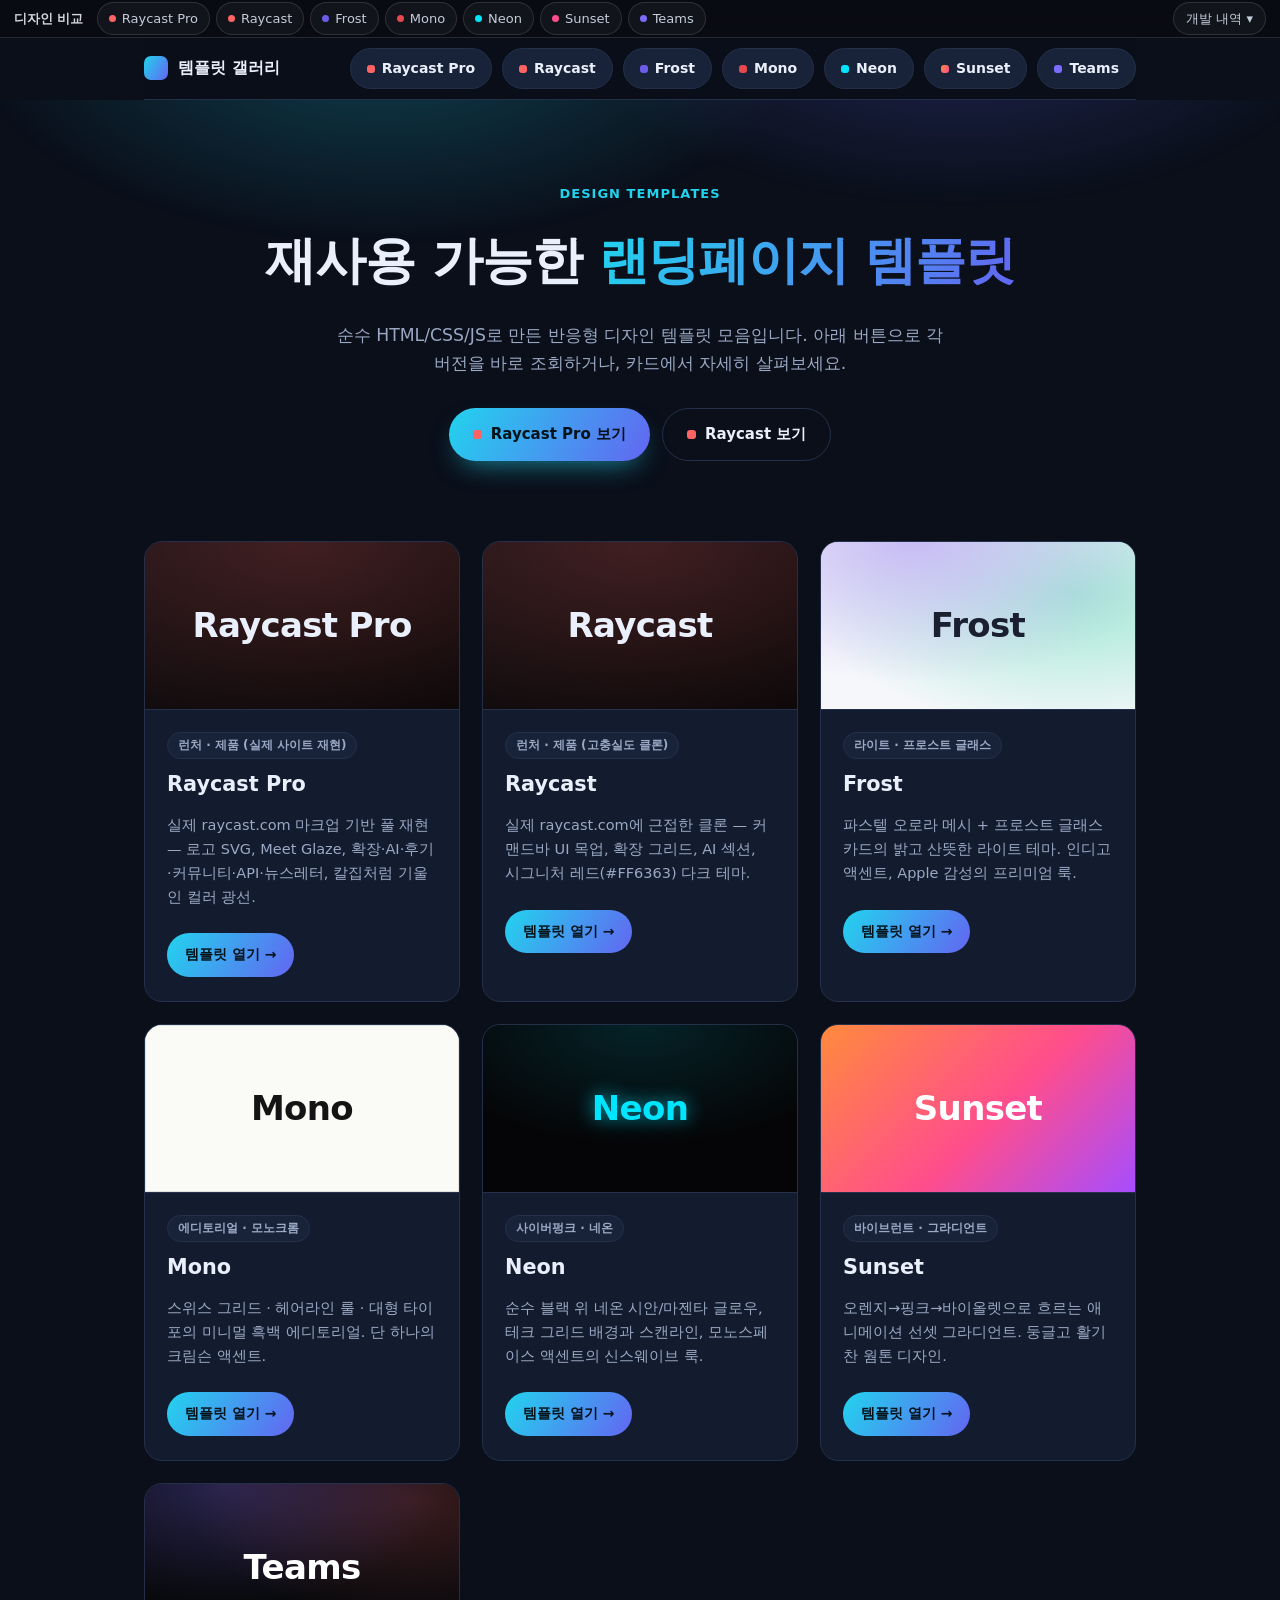
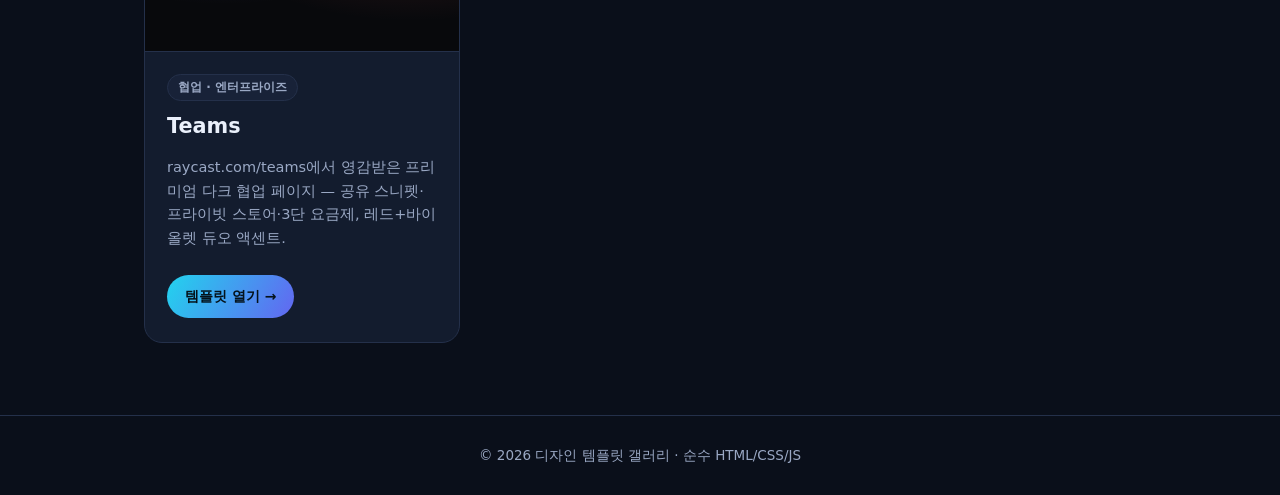
<file: index.html>
<!DOCTYPE html>
<html lang="ko">
<head>
  <meta charset="UTF-8" />
  <meta name="viewport" content="width=device-width, initial-scale=1.0" />
  <meta name="description" content="재사용 가능한 반응형 랜딩페이지 디자인 템플릿 모음 — Raycast Pro, Raycast, Frost, Mono, Neon, Sunset, Teams." />
  <title>디자인 템플릿 갤러리</title>
  <style>
    :root {
      --bg: #0a0f1a; --surface: #131c2e; --surface-2: #182238;
      --border: #24304a; --text: #eaf0fb; --muted: #9aa8c4;
      --brand: #22d3ee; --brand-2: #6366f1;
      --grad: linear-gradient(120deg, var(--brand), var(--brand-2));
      --radius: 18px;
    }
    * { box-sizing: border-box; }
    body {
      margin: 0; background: var(--bg); color: var(--text);
      font-family: system-ui, -apple-system, "Segoe UI", Roboto,
        "Apple SD Gothic Neo", "Malgun Gothic", sans-serif;
      line-height: 1.65; -webkit-font-smoothing: antialiased;
    }
    a { color: inherit; text-decoration: none; }
    .wrap { max-width: 1040px; margin-inline: auto; padding: 0 24px; }

    .topbar {
      position: sticky; top: 0; z-index: 10;
      display: flex; align-items: center; justify-content: space-between;
      gap: 16px; height: 62px;
      background: color-mix(in srgb, var(--bg) 78%, transparent);
      backdrop-filter: blur(12px);
      border-bottom: 1px solid var(--border);
    }
    .topbar__brand { display: flex; align-items: center; gap: 10px; font-weight: 700; }
    .topbar__brand .mark { width: 24px; height: 24px; border-radius: 7px; background: var(--grad); }
    .topbar__nav { display: flex; gap: 10px; }
    .vbtn {
      display: inline-flex; align-items: center; gap: 7px;
      padding: 8px 16px; border-radius: 999px; font-weight: 600; font-size: 14px;
      background: var(--surface-2); border: 1px solid var(--border); color: var(--text);
      transition: transform .15s ease, border-color .2s ease, background .2s ease;
    }
    .vbtn:hover { transform: translateY(-1px); border-color: var(--brand); background: var(--surface); }
    .vbtn .dot { width: 8px; height: 8px; border-radius: 3px; }
    .vbtn .dot--raycast { background: #ff6363; }
    .dot--frost { background: #6c5ce7; }
    .dot--mono { background: #e5484d; }
    .dot--neon { background: #00e5ff; }
    .dot--sunset { background: linear-gradient(120deg,#ff8a3d,#ff4d8d); }
    .dot--teams { background: #7c6bff; }

    header.hero {
      position: relative; overflow: hidden;
      text-align: center; padding: 80px 0 56px;
    }
    header.hero::before {
      content: ""; position: absolute; inset: -40% 0 auto 0; height: 500px;
      background:
        radial-gradient(600px 300px at 30% 20%, rgba(34,211,238,.25), transparent 70%),
        radial-gradient(560px 280px at 75% 15%, rgba(99,102,241,.28), transparent 70%);
      filter: blur(6px); pointer-events: none;
    }
    .eyebrow {
      position: relative; display: inline-block; color: var(--brand);
      font-weight: 700; font-size: 13px; letter-spacing: .08em;
      text-transform: uppercase; margin-bottom: 14px;
    }
    h1 {
      position: relative; margin: 0; font-size: clamp(2rem, 5vw, 3.2rem);
      font-weight: 800; letter-spacing: -.02em;
    }
    .grad {
      background: var(--grad); -webkit-background-clip: text;
      background-clip: text; color: transparent;
    }
    header.hero p {
      position: relative; color: var(--muted); max-width: 56ch;
      margin: 18px auto 0; font-size: 1.08rem;
    }
    .hero__buttons {
      position: relative; display: flex; gap: 12px; justify-content: center;
      flex-wrap: wrap; margin-top: 30px;
    }
    .btn-lg {
      display: inline-flex; align-items: center; gap: 9px;
      padding: 13px 24px; border-radius: 999px; font-weight: 700; font-size: 15px;
      transition: transform .15s ease, box-shadow .2s ease, border-color .2s ease, background .2s ease;
    }
    .btn-lg--primary { background: var(--grad); color: #04121a; box-shadow: 0 12px 28px -12px rgba(34,211,238,.7); }
    .btn-lg--primary:hover { transform: translateY(-2px); box-shadow: 0 16px 34px -12px rgba(34,211,238,.85); }
    .btn-lg--outline { background: transparent; border: 1px solid var(--border); color: var(--text); }
    .btn-lg--outline:hover { transform: translateY(-2px); border-color: var(--brand); background: var(--surface); }
    .btn-lg .dot { width: 9px; height: 9px; border-radius: 3px; }
    .btn-lg .dot--raycast { background: #ff6363; }
    .thumb--raycast { background: radial-gradient(120% 120% at 50% 0%, #ff636333, transparent), linear-gradient(160deg,#141013,#0a0708); }
    .thumb--frost { color: #1b2030; background: radial-gradient(120% 120% at 30% 0%, #c9bcf5, transparent 70%), radial-gradient(120% 120% at 80% 30%, #9fe8d2, transparent 70%), #f6f7fb; }
    .thumb--mono { color: #141414; background: #fafaf7; box-shadow: inset 0 0 0 1px #e2e2dd; }
    .thumb--neon { color: #00e5ff; text-shadow: 0 0 18px rgba(0,229,255,.7); background: radial-gradient(120% 120% at 50% 0%, #00e5ff22, transparent 60%), #050507; }
    .thumb--sunset { color: #fff; background: linear-gradient(135deg,#ff8a3d,#ff4d8d 55%,#a64dff); }
    .thumb--teams { color: #fff; background: radial-gradient(120% 120% at 25% 0%, #7c6bff44, transparent 60%), radial-gradient(120% 120% at 85% 10%, #ff636333, transparent 60%), #08090c; }

    .grid {
      display: grid; grid-template-columns: repeat(3, 1fr);
      max-width: 1040px; margin-inline: auto;
      gap: 22px; padding: 24px 0 72px;
    }
    .card {
      display: flex; flex-direction: column;
      background: var(--surface); border: 1px solid var(--border);
      border-radius: var(--radius); overflow: hidden;
      transition: transform .2s ease, border-color .2s ease, box-shadow .2s ease;
    }
    .card:hover {
      transform: translateY(-4px);
      border-color: color-mix(in srgb, var(--brand) 45%, var(--border));
      box-shadow: 0 24px 50px -24px rgba(0,0,0,.6);
    }
    .thumb {
      height: 168px; display: grid; place-items: center;
      font-size: 34px; font-weight: 800; letter-spacing: -.02em;
      border-bottom: 1px solid var(--border);
    }
    .card__body { padding: 22px 22px 24px; display: flex; flex-direction: column; gap: 8px; flex: 1; }
    .card__body h2 { margin: 0; font-size: 1.3rem; }
    .tag {
      align-self: flex-start; font-size: 12px; font-weight: 600;
      color: var(--muted); background: var(--surface-2);
      border: 1px solid var(--border); border-radius: 999px; padding: 3px 10px;
    }
    .card__body p { color: var(--muted); font-size: 14.5px; margin: 4px 0 0; }
    .card__cta {
      margin-top: 16px; display: inline-flex; align-items: center; gap: 8px;
      align-self: flex-start; padding: 10px 18px; border-radius: 999px;
      font-weight: 600; font-size: 14px; background: var(--grad); color: #04121a;
    }

    footer { border-top: 1px solid var(--border); padding: 28px 0; color: var(--muted); font-size: 13.5px; text-align: center; }

    .topbar__nav { overflow-x: auto; scrollbar-width: none; }
    .topbar__nav::-webkit-scrollbar { display: none; }
    @media (max-width: 900px) { .grid { grid-template-columns: repeat(2, 1fr); } }
    @media (max-width: 620px) { .grid { grid-template-columns: 1fr; } }
    @media (prefers-reduced-motion: reduce) { .card:hover { transform: none; } }
  </style>
</head>
<body>
  <div class="wrap">
    <div class="topbar">
      <span class="topbar__brand"><span class="mark" aria-hidden="true"></span> 템플릿 갤러리</span>
      <nav class="topbar__nav" aria-label="템플릿 버전">
        <a class="vbtn" href="./raycast-pro/"><span class="dot dot--raycast" aria-hidden="true"></span>Raycast Pro</a>
        <a class="vbtn" href="./raycast/"><span class="dot dot--raycast" aria-hidden="true"></span>Raycast</a>
        <a class="vbtn" href="./raycast-frost/"><span class="dot dot--frost" aria-hidden="true"></span>Frost</a>
        <a class="vbtn" href="./raycast-mono/"><span class="dot dot--mono" aria-hidden="true"></span>Mono</a>
        <a class="vbtn" href="./raycast-neon/"><span class="dot dot--neon" aria-hidden="true"></span>Neon</a>
        <a class="vbtn" href="./raycast-sunset/"><span class="dot dot--sunset" aria-hidden="true"></span>Sunset</a>
        <a class="vbtn" href="./raycast-teams/"><span class="dot dot--teams" aria-hidden="true"></span>Teams</a>
      </nav>
    </div>
  </div>

  <header class="hero">
    <div class="wrap">
      <span class="eyebrow">Design Templates</span>
      <h1>재사용 가능한 <span class="grad">랜딩페이지 템플릿</span></h1>
      <p>순수 HTML/CSS/JS로 만든 반응형 디자인 템플릿 모음입니다. 아래 버튼으로 각 버전을 바로 조회하거나, 카드에서 자세히 살펴보세요.</p>
      <div class="hero__buttons">
        <a class="btn-lg btn-lg--primary" href="./raycast-pro/"><span class="dot dot--raycast" aria-hidden="true"></span>Raycast Pro 보기</a>
        <a class="btn-lg btn-lg--outline" href="./raycast/"><span class="dot dot--raycast" aria-hidden="true"></span>Raycast 보기</a>
      </div>
    </div>
  </header>

  <main class="wrap">
    <div class="grid">
      <a class="card" href="./raycast-pro/">
        <div class="thumb thumb--raycast">Raycast Pro</div>
        <div class="card__body">
          <span class="tag">런처 · 제품 (실제 사이트 재현)</span>
          <h2>Raycast Pro</h2>
          <p>실제 raycast.com 마크업 기반 풀 재현 — 로고 SVG, Meet Glaze, 확장·AI·후기·커뮤니티·API·뉴스레터, 칼집처럼 기울인 컬러 광선.</p>
          <span class="card__cta">템플릿 열기 →</span>
        </div>
      </a>

      <a class="card" href="./raycast/">
        <div class="thumb thumb--raycast">Raycast</div>
        <div class="card__body">
          <span class="tag">런처 · 제품 (고충실도 클론)</span>
          <h2>Raycast</h2>
          <p>실제 raycast.com에 근접한 클론 — 커맨드바 UI 목업, 확장 그리드, AI 섹션, 시그니처 레드(#FF6363) 다크 테마.</p>
          <span class="card__cta">템플릿 열기 →</span>
        </div>
      </a>

      <a class="card" href="./raycast-frost/">
        <div class="thumb thumb--frost">Frost</div>
        <div class="card__body">
          <span class="tag">라이트 · 프로스트 글래스</span>
          <h2>Frost</h2>
          <p>파스텔 오로라 메시 + 프로스트 글래스 카드의 밝고 산뜻한 라이트 테마. 인디고 액센트, Apple 감성의 프리미엄 룩.</p>
          <span class="card__cta">템플릿 열기 →</span>
        </div>
      </a>

      <a class="card" href="./raycast-mono/">
        <div class="thumb thumb--mono">Mono</div>
        <div class="card__body">
          <span class="tag">에디토리얼 · 모노크롬</span>
          <h2>Mono</h2>
          <p>스위스 그리드 · 헤어라인 룰 · 대형 타이포의 미니멀 흑백 에디토리얼. 단 하나의 크림슨 액센트.</p>
          <span class="card__cta">템플릿 열기 →</span>
        </div>
      </a>

      <a class="card" href="./raycast-neon/">
        <div class="thumb thumb--neon">Neon</div>
        <div class="card__body">
          <span class="tag">사이버펑크 · 네온</span>
          <h2>Neon</h2>
          <p>순수 블랙 위 네온 시안/마젠타 글로우, 테크 그리드 배경과 스캔라인, 모노스페이스 액센트의 신스웨이브 룩.</p>
          <span class="card__cta">템플릿 열기 →</span>
        </div>
      </a>

      <a class="card" href="./raycast-sunset/">
        <div class="thumb thumb--sunset">Sunset</div>
        <div class="card__body">
          <span class="tag">바이브런트 · 그라디언트</span>
          <h2>Sunset</h2>
          <p>오렌지→핑크→바이올렛으로 흐르는 애니메이션 선셋 그라디언트. 둥글고 활기찬 웜톤 디자인.</p>
          <span class="card__cta">템플릿 열기 →</span>
        </div>
      </a>

      <a class="card" href="./raycast-teams/">
        <div class="thumb thumb--teams">Teams</div>
        <div class="card__body">
          <span class="tag">협업 · 엔터프라이즈</span>
          <h2>Teams</h2>
          <p>raycast.com/teams에서 영감받은 프리미엄 다크 협업 페이지 — 공유 스니펫·프라이빗 스토어·3단 요금제, 레드+바이올렛 듀오 액센트.</p>
          <span class="card__cta">템플릿 열기 →</span>
        </div>
      </a>

    </div>
  </main>

  <footer>
    <div class="wrap">© 2026 디자인 템플릿 갤러리 · 순수 HTML/CSS/JS</div>
  </footer>

  <script src="./compare-bar.js"></script>
</body>
</html>
</file>
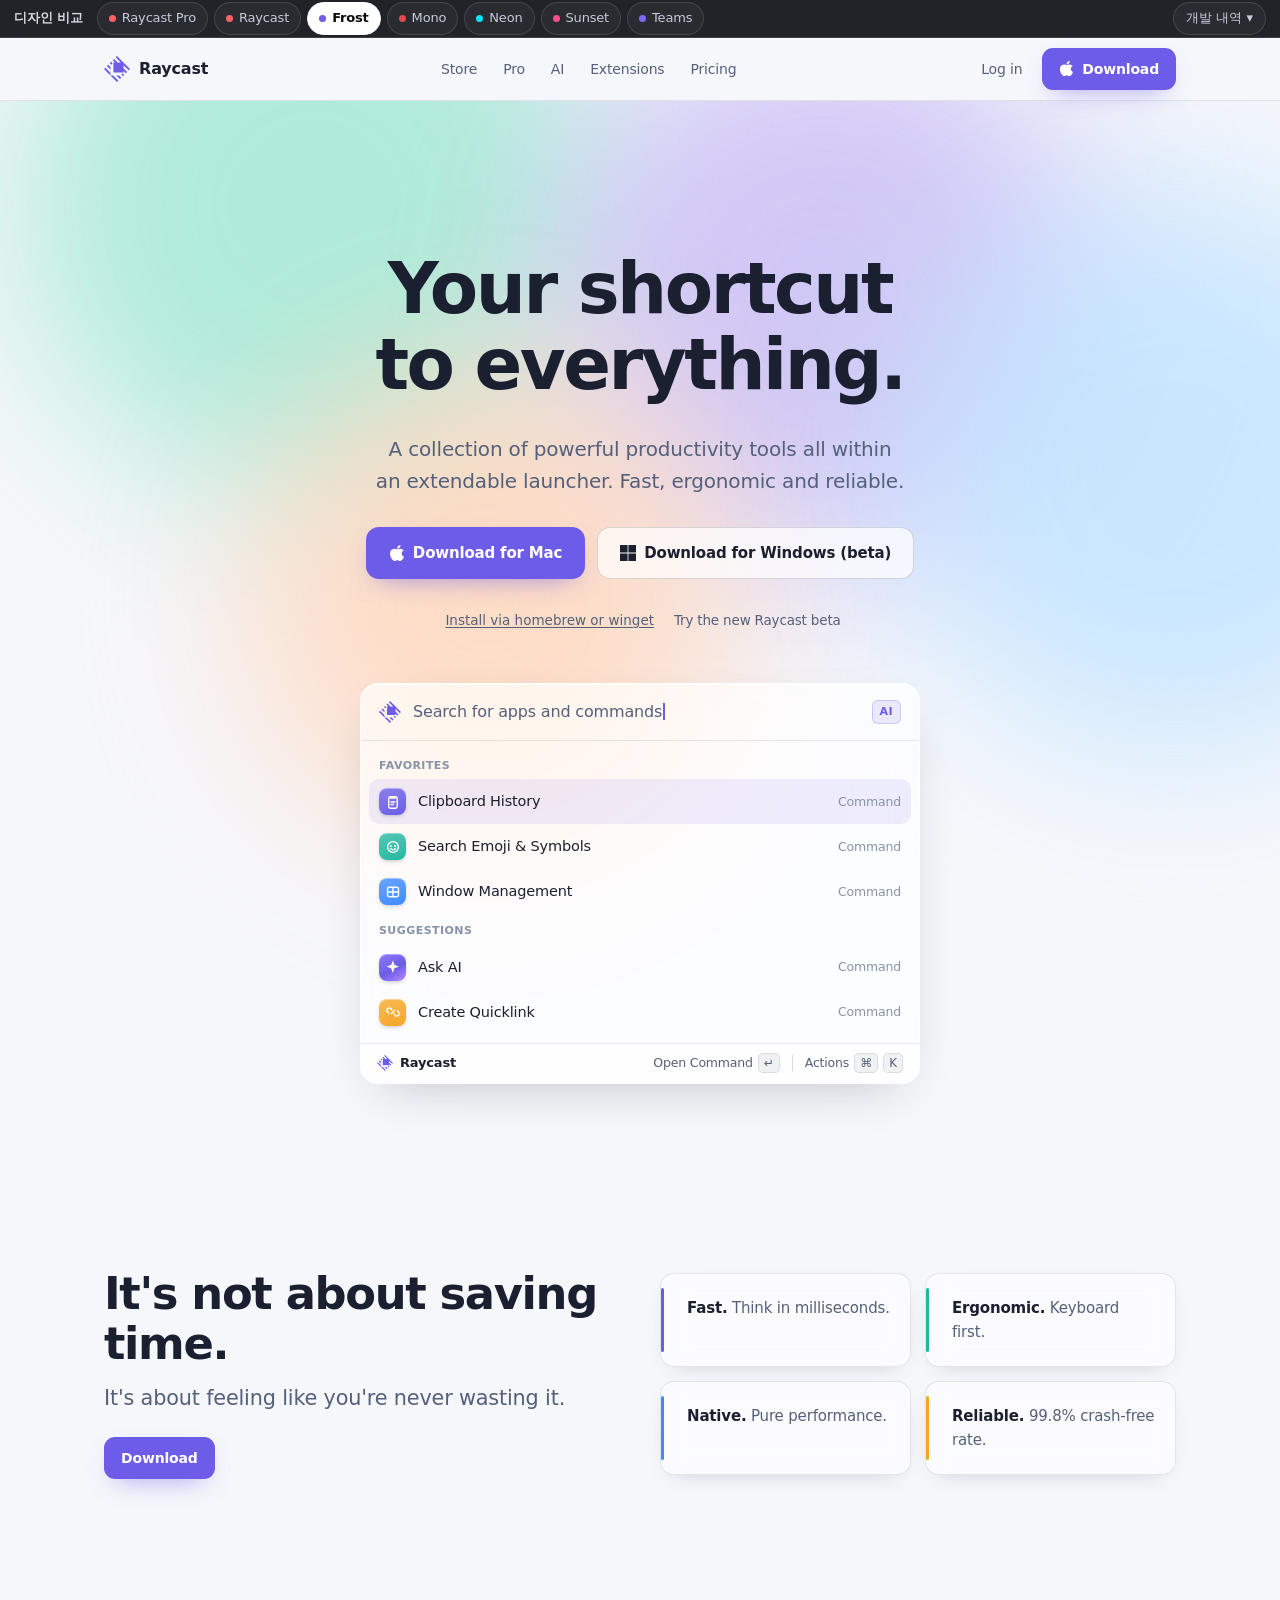
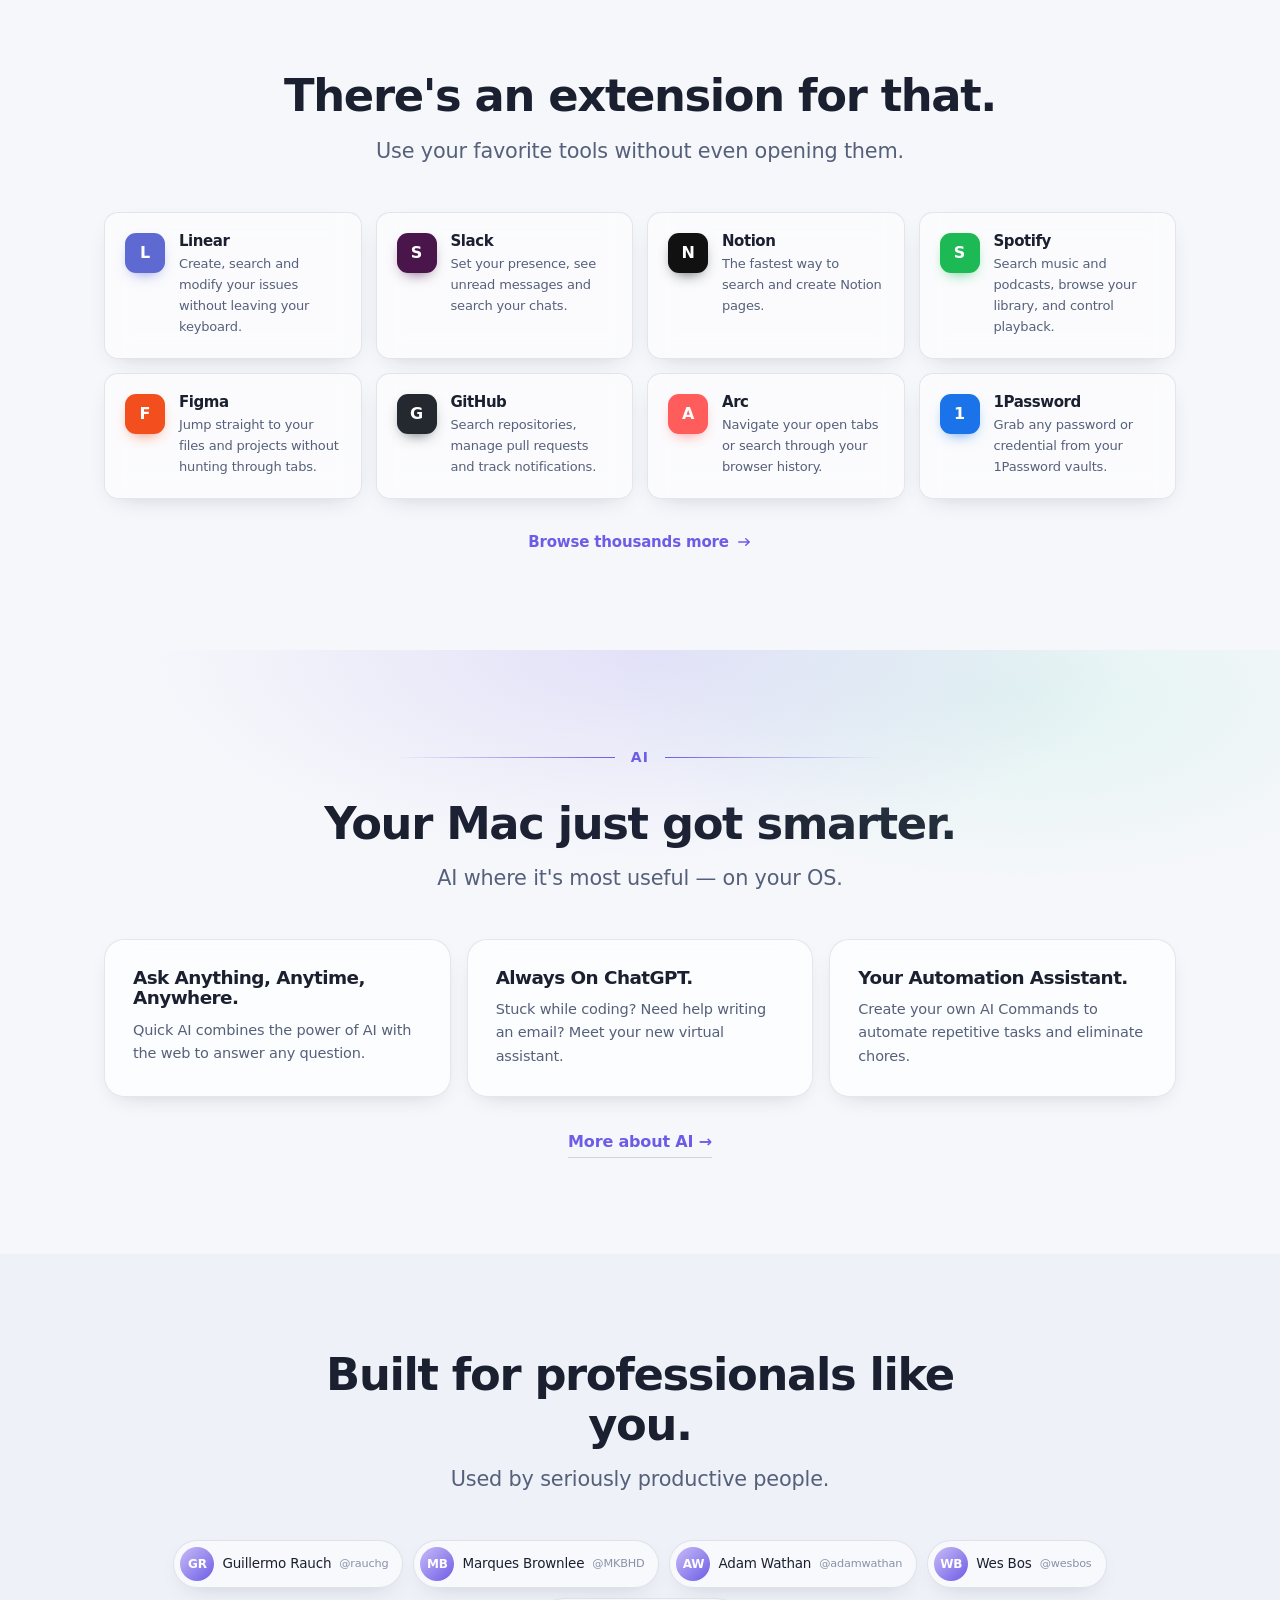
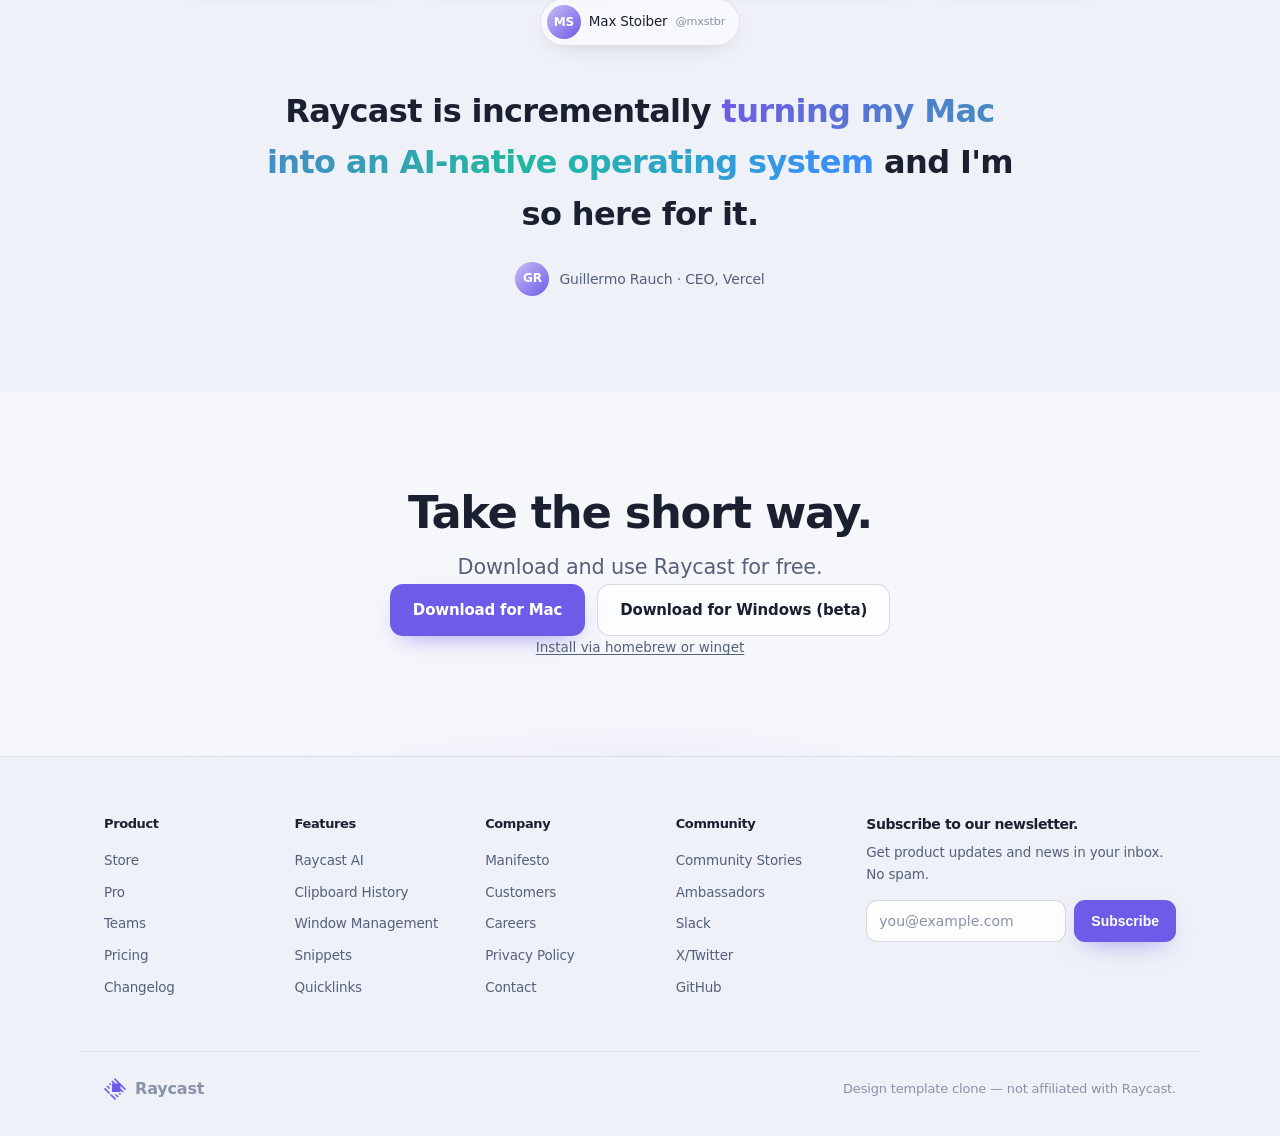
<file: raycast-frost/index.html>
<!DOCTYPE html>
<html lang="en">
<head>
  <meta charset="UTF-8" />
  <meta name="viewport" content="width=device-width, initial-scale=1.0" />
  <meta name="description" content="Your shortcut to everything. A collection of powerful productivity tools all within an extendable launcher — Frost edition." />
  <title>Raycast — Your shortcut to everything</title>
  <link rel="stylesheet" href="styles.css" />
</head>
<body>
  <!-- Navigation -->
  <header class="nav" id="top">
    <div class="wrap nav__inner">
      <a href="#top" class="logo" aria-label="Raycast">
        <svg class="logo__mark" width="26" height="26" viewBox="0 0 48 48" fill="none" aria-hidden="true">
          <path fill="var(--accent)" fill-rule="evenodd" d="M12 30.99V36L-.01 23.99l2.516-2.499zM17.01 36H12l12.011 12.01 2.506-2.505zm28.487-9.497L48 24 24 0l-2.503 2.503L30.98 12h-5.732l-6.62-6.614-2.506 2.503 4.122 4.122h-2.869v18.625H36V27.77l4.122 4.122 2.503-2.506L36 22.747v-5.732zM13.253 10.747l-2.503 2.506 2.686 2.686 2.503-2.506zm21.314 21.314-2.495 2.503 2.686 2.686 2.506-2.503zM7.878 16.121l-2.503 2.504L12 25.253v-5.012zM27.756 36h-5.009l6.628 6.625 2.503-2.503z" clip-rule="evenodd"/>
        </svg>
        <span class="logo__word">Raycast</span>
      </a>

      <nav class="nav__menu" aria-label="Primary">
        <a href="#extensions">Store</a>
        <a href="#ai">Pro</a>
        <a href="#ai">AI</a>
        <a href="#extensions">Extensions</a>
        <a href="#cta">Pricing</a>
      </nav>

      <div class="nav__actions">
        <a href="#" class="nav__login">Log in</a>
        <a href="#cta" class="btn btn--primary">
          <svg width="15" height="15" viewBox="0 0 16 16" fill="none" aria-hidden="true"><path fill="currentColor" d="M12.665 15.358c-.905.844-1.893.711-2.843.311-1.006-.409-1.93-.427-2.991 0-1.33.551-2.03.391-2.825-.31C-.498 10.886.166 4.078 5.28 3.83c1.246.062 2.114.657 2.843.71 1.09-.213 2.133-.826 3.296-.746 1.393.107 2.446.64 3.138 1.6-2.88 1.662-2.197 5.315.443 6.337-.526 1.333-1.21 2.657-2.345 3.635zM8.03 3.778C7.892 1.794 9.563.16 11.483 0c.268 2.293-2.16 4-3.452 3.777"/></svg>
          Download
        </a>
      </div>

      <button class="nav__burger" id="navToggle" aria-label="Open menu" aria-expanded="false" aria-controls="navMobile">
        <span></span><span></span>
      </button>
    </div>

    <div class="nav__mobile" id="navMobile" hidden>
      <a href="#extensions">Store</a>
      <a href="#ai">Pro</a>
      <a href="#ai">AI</a>
      <a href="#extensions">Extensions</a>
      <a href="#cta">Pricing</a>
      <a href="#" class="nav__login">Log in</a>
      <a href="#cta" class="btn btn--primary">Download</a>
    </div>
  </header>

  <main>
    <!-- Hero -->
    <section class="hero">
      <div class="aurora" aria-hidden="true">
        <span class="blob blob--mint"></span>
        <span class="blob blob--lavender"></span>
        <span class="blob blob--peach"></span>
        <span class="blob blob--sky"></span>
      </div>
      <div class="wrap hero__inner">
        <h1 class="hero__title">Your shortcut to everything.</h1>
        <p class="hero__sub">
          A collection of powerful productivity tools all within an extendable
          launcher. Fast, ergonomic and reliable.
        </p>
        <div class="hero__cta">
          <a href="#cta" class="btn btn--primary btn--lg">
            <svg width="16" height="16" viewBox="0 0 16 16" fill="none" aria-hidden="true"><path fill="currentColor" d="M12.665 15.358c-.905.844-1.893.711-2.843.311-1.006-.409-1.93-.427-2.991 0-1.33.551-2.03.391-2.825-.31C-.498 10.886.166 4.078 5.28 3.83c1.246.062 2.114.657 2.843.71 1.09-.213 2.133-.826 3.296-.746 1.393.107 2.446.64 3.138 1.6-2.88 1.662-2.197 5.315.443 6.337-.526 1.333-1.21 2.657-2.345 3.635zM8.03 3.778C7.892 1.794 9.563.16 11.483 0c.268 2.293-2.16 4-3.452 3.777"/></svg>
            Download for Mac
          </a>
          <a href="#cta" class="btn btn--ghost btn--lg">
            <svg width="16" height="16" viewBox="0 0 16 16" fill="none" aria-hidden="true"><path fill="currentColor" fill-rule="evenodd" d="M0 0h7.584v7.584H0zm8.416 0h7.583v7.584H8.416zm-.832 8.416H0V16h7.584zm.832 0h7.583V16H8.416z" clip-rule="evenodd"/></svg>
            Download for Windows (beta)
          </a>
        </div>
        <div class="hero__meta">
          <button class="hero__pkg" type="button">Install via homebrew or winget</button>
          <a href="#" class="hero__beta">Try the new Raycast beta</a>
        </div>

        <!-- Frosted command-bar preview -->
        <div class="rc" role="img" aria-label="Raycast command bar preview">
          <div class="rc__search">
            <svg class="rc__logo" width="22" height="22" viewBox="0 0 48 48" fill="none" aria-hidden="true"><path fill="var(--accent)" fill-rule="evenodd" d="M12 30.99V36L-.01 23.99l2.516-2.499zM17.01 36H12l12.011 12.01 2.506-2.505zm28.487-9.497L48 24 24 0l-2.503 2.503L30.98 12h-5.732l-6.62-6.614-2.506 2.503 4.122 4.122h-2.869v18.625H36V27.77l4.122 4.122 2.503-2.506L36 22.747v-5.732zM13.253 10.747l-2.503 2.506 2.686 2.686 2.503-2.506zm21.314 21.314-2.495 2.503 2.686 2.686 2.506-2.503zM7.878 16.121l-2.503 2.504L12 25.253v-5.012zM27.756 36h-5.009l6.628 6.625 2.503-2.503z" clip-rule="evenodd"/></svg>
            <span class="rc__query">Search for apps and commands<span class="rc__caret"></span></span>
            <kbd class="rc__hint">AI</kbd>
          </div>
          <div class="rc__list">
            <p class="rc__label">Favorites</p>
            <div class="rc__row is-active">
              <span class="rc__ico" style="--c:#6C5CE7">
                <svg viewBox="0 0 16 16" fill="none" aria-hidden="true"><rect x="3.75" y="2.75" width="8.5" height="11.5" rx="1.75" stroke="currentColor" stroke-width="1.4"/><path d="M6 2.6h4a.9.9 0 0 1 .9.9v.4a.9.9 0 0 1-.9.9H6a.9.9 0 0 1-.9-.9v-.4a.9.9 0 0 1 .9-.9Z" fill="currentColor"/><path d="M6 8h4M6 10.5h2.5" stroke="currentColor" stroke-width="1.4" stroke-linecap="round"/></svg>
              </span>
              <span class="rc__name">Clipboard History</span>
              <span class="rc__type">Command</span>
            </div>
            <div class="rc__row">
              <span class="rc__ico" style="--c:#22B8A0">
                <svg viewBox="0 0 16 16" fill="none" aria-hidden="true"><circle cx="8" cy="8" r="5.4" stroke="currentColor" stroke-width="1.4"/><circle cx="6" cy="6.9" r=".95" fill="currentColor"/><circle cx="10" cy="6.9" r=".95" fill="currentColor"/><path d="M5.6 9.4c.55.9 1.4 1.35 2.4 1.35s1.85-.45 2.4-1.35" stroke="currentColor" stroke-width="1.4" stroke-linecap="round"/></svg>
              </span>
              <span class="rc__name">Search Emoji &amp; Symbols</span>
              <span class="rc__type">Command</span>
            </div>
            <div class="rc__row">
              <span class="rc__ico" style="--c:#3D8BFF">
                <svg viewBox="0 0 16 16" fill="none" aria-hidden="true"><rect x="2.5" y="3.25" width="11" height="9.5" rx="1.75" stroke="currentColor" stroke-width="1.4"/><path d="M8 3.5v9M2.75 8h10.5" stroke="currentColor" stroke-width="1.4"/></svg>
              </span>
              <span class="rc__name">Window Management</span>
              <span class="rc__type">Command</span>
            </div>
            <p class="rc__label">Suggestions</p>
            <div class="rc__row">
              <span class="rc__ico rc__ico--ai">
                <svg viewBox="0 0 16 16" fill="none" aria-hidden="true"><path d="M8 1.6l1.35 3.85a1 1 0 0 0 .62.62L13.8 7.4a.2.2 0 0 1 0 .38l-3.83 1.34a1 1 0 0 0-.62.62L8 13.6a.2.2 0 0 1-.38 0L6.28 9.74a1 1 0 0 0-.62-.62L1.83 7.78a.2.2 0 0 1 0-.38l3.83-1.33a1 1 0 0 0 .62-.62z" fill="currentColor"/></svg>
              </span>
              <span class="rc__name">Ask AI</span>
              <span class="rc__type">Command</span>
            </div>
            <div class="rc__row">
              <span class="rc__ico" style="--c:#F5A623">
                <svg viewBox="0 0 16 16" fill="none" aria-hidden="true"><path d="M6.6 9.4l2.8-2.8" stroke="currentColor" stroke-width="1.4" stroke-linecap="round"/><path d="M6.9 5.9 5.6 4.6a2.3 2.3 0 0 0-3.25 3.25L3.6 9.1" stroke="currentColor" stroke-width="1.4" stroke-linecap="round"/><path d="m9.1 10.1 1.3 1.3a2.3 2.3 0 0 0 3.25-3.25L12.4 6.9" stroke="currentColor" stroke-width="1.4" stroke-linecap="round"/></svg>
              </span>
              <span class="rc__name">Create Quicklink</span>
              <span class="rc__type">Command</span>
            </div>
          </div>
          <div class="rc__foot">
            <span class="rc__brand">
              <svg width="16" height="16" viewBox="0 0 48 48" fill="none" aria-hidden="true"><path fill="var(--accent)" fill-rule="evenodd" d="M12 30.99V36L-.01 23.99l2.516-2.499zM17.01 36H12l12.011 12.01 2.506-2.505zm28.487-9.497L48 24 24 0l-2.503 2.503L30.98 12h-5.732l-6.62-6.614-2.506 2.503 4.122 4.122h-2.869v18.625H36V27.77l4.122 4.122 2.503-2.506L36 22.747v-5.732zM13.253 10.747l-2.503 2.506 2.686 2.686 2.503-2.506zm21.314 21.314-2.495 2.503 2.686 2.686 2.506-2.503zM7.878 16.121l-2.503 2.504L12 25.253v-5.012zM27.756 36h-5.009l6.628 6.625 2.503-2.503z" clip-rule="evenodd"/></svg>
              Raycast
            </span>
            <div class="rc__actions">
              <span class="rc__act">Open Command <kbd>↵</kbd></span>
              <span class="rc__divider"></span>
              <span class="rc__act">Actions <kbd>⌘</kbd><kbd>K</kbd></span>
            </div>
          </div>
        </div>
      </div>
    </section>

    <!-- It's not about saving time -->
    <section class="section time">
      <div class="wrap time__inner">
        <div class="time__text">
          <h2 class="h2">It's not about saving time.</h2>
          <p class="lede">It's about feeling like you're never wasting it.</p>
          <a href="#cta" class="btn btn--primary">Download</a>
        </div>
        <ul class="keys">
          <li class="key" style="--c:#6C5CE7"><strong>Fast.</strong> Think in milliseconds.</li>
          <li class="key" style="--c:#22B8A0"><strong>Ergonomic.</strong> Keyboard first.</li>
          <li class="key" style="--c:#3D8BFF"><strong>Native.</strong> Pure performance.</li>
          <li class="key" style="--c:#F5A623"><strong>Reliable.</strong> 99.8% crash-free rate.</li>
        </ul>
      </div>
    </section>

    <!-- Extensions -->
    <section class="section" id="extensions">
      <div class="wrap">
        <header class="head head--center">
          <h2 class="h2">There's an extension for that.</h2>
          <p class="lede">Use your favorite tools without even opening them.</p>
        </header>

        <div class="ext-grid">
          <article class="ext"><span class="ext__ico" style="--c:#5E6AD2">L</span><div><h3>Linear</h3><p>Create, search and modify your issues without leaving your keyboard.</p></div></article>
          <article class="ext"><span class="ext__ico" style="--c:#4A154B">S</span><div><h3>Slack</h3><p>Set your presence, see unread messages and search your chats.</p></div></article>
          <article class="ext"><span class="ext__ico" style="--c:#111111">N</span><div><h3>Notion</h3><p>The fastest way to search and create Notion pages.</p></div></article>
          <article class="ext"><span class="ext__ico" style="--c:#1DB954">S</span><div><h3>Spotify</h3><p>Search music and podcasts, browse your library, and control playback.</p></div></article>
          <article class="ext"><span class="ext__ico" style="--c:#F24E1E">F</span><div><h3>Figma</h3><p>Jump straight to your files and projects without hunting through tabs.</p></div></article>
          <article class="ext"><span class="ext__ico" style="--c:#24292F">G</span><div><h3>GitHub</h3><p>Search repositories, manage pull requests and track notifications.</p></div></article>
          <article class="ext"><span class="ext__ico" style="--c:#FF5C5C">A</span><div><h3>Arc</h3><p>Navigate your open tabs or search through your browser history.</p></div></article>
          <article class="ext"><span class="ext__ico" style="--c:#1A73E8">1</span><div><h3>1Password</h3><p>Grab any password or credential from your 1Password vaults.</p></div></article>
        </div>
        <div class="ext-browse"><a href="#">Browse thousands more
          <svg width="16" height="16" viewBox="0 0 16 16" fill="none" aria-hidden="true"><path stroke="currentColor" stroke-linecap="round" stroke-linejoin="round" stroke-width="1.5" d="M9.75 4.75 13.25 8m0 0-3.5 3.25M13.25 8H2.75"/></svg>
        </a></div>
      </div>
    </section>

    <!-- AI -->
    <section class="section ai" id="ai">
      <div class="ai__glow" aria-hidden="true"></div>
      <div class="wrap">
        <div class="ai__divider"><span>AI</span></div>
        <header class="head head--center">
          <h2 class="h2">Your Mac just got smarter.</h2>
          <p class="lede">AI where it's most useful — on your OS.</p>
        </header>
        <div class="ai-cards">
          <div class="ai-card"><h3>Ask Anything, Anytime, Anywhere.</h3><p>Quick AI combines the power of AI with the web to answer any question.</p></div>
          <div class="ai-card"><h3>Always On ChatGPT.</h3><p>Stuck while coding? Need help writing an email? Meet your new virtual assistant.</p></div>
          <div class="ai-card"><h3>Your Automation Assistant.</h3><p>Create your own AI Commands to automate repetitive tasks and eliminate chores.</p></div>
        </div>
        <div class="center"><a href="#" class="link-arrow">More about AI →</a></div>
      </div>
    </section>

    <!-- Testimonials -->
    <section class="section section--muted">
      <div class="wrap">
        <header class="head head--center">
          <h2 class="h2">Built for professionals like you.</h2>
          <p class="lede">Used by seriously productive people.</p>
        </header>
        <div class="avatars">
          <span class="chip"><span class="av">GR</span>Guillermo Rauch <small>@rauchg</small></span>
          <span class="chip"><span class="av">MB</span>Marques Brownlee <small>@MKBHD</small></span>
          <span class="chip"><span class="av">AW</span>Adam Wathan <small>@adamwathan</small></span>
          <span class="chip"><span class="av">WB</span>Wes Bos <small>@wesbos</small></span>
          <span class="chip"><span class="av">MS</span>Max Stoiber <small>@mxstbr</small></span>
        </div>
        <blockquote class="hero-quote">
          <p>Raycast is incrementally <span class="gradient-text">turning my Mac into an AI-native operating system</span> and I'm so here for it.</p>
          <footer><span class="av">GR</span><cite>Guillermo Rauch · CEO, Vercel</cite></footer>
        </blockquote>
      </div>
    </section>

    <!-- CTA -->
    <section class="section cta" id="cta">
      <div class="cta__glow" aria-hidden="true"></div>
      <div class="wrap cta__inner">
        <h2 class="h2">Take the short way.</h2>
        <p class="lede">Download and use Raycast for free.</p>
        <div class="hero__cta">
          <a href="#" class="btn btn--primary btn--lg">Download for Mac</a>
          <a href="#" class="btn btn--ghost btn--lg">Download for Windows (beta)</a>
        </div>
        <div class="hero__meta"><button class="hero__pkg" type="button">Install via homebrew or winget</button></div>
      </div>
    </section>
  </main>

  <!-- Footer -->
  <footer class="footer">
    <div class="wrap footer__grid">
      <nav class="footer__col" aria-label="Product"><h4>Product</h4><a href="#">Store</a><a href="#">Pro</a><a href="#">Teams</a><a href="#cta">Pricing</a><a href="#">Changelog</a></nav>
      <nav class="footer__col" aria-label="Features"><h4>Features</h4><a href="#">Raycast AI</a><a href="#">Clipboard History</a><a href="#">Window Management</a><a href="#">Snippets</a><a href="#">Quicklinks</a></nav>
      <nav class="footer__col" aria-label="Company"><h4>Company</h4><a href="#">Manifesto</a><a href="#">Customers</a><a href="#">Careers</a><a href="#">Privacy Policy</a><a href="#">Contact</a></nav>
      <nav class="footer__col" aria-label="Community"><h4>Community</h4><a href="#">Community Stories</a><a href="#">Ambassadors</a><a href="#">Slack</a><a href="#">X/Twitter</a><a href="#">GitHub</a></nav>
      <div class="footer__news">
        <h4>Subscribe to our newsletter.</h4>
        <p>Get product updates and news in your inbox. No spam.</p>
        <form class="news__form" onsubmit="return false;">
          <input type="email" placeholder="you@example.com" aria-label="Email address" />
          <button type="submit" class="btn btn--primary">Subscribe</button>
        </form>
      </div>
    </div>
    <div class="wrap footer__bottom">
      <a href="#top" class="logo">
        <svg class="logo__mark" width="22" height="22" viewBox="0 0 48 48" fill="none" aria-hidden="true"><path fill="var(--accent)" fill-rule="evenodd" d="M12 30.99V36L-.01 23.99l2.516-2.499zM17.01 36H12l12.011 12.01 2.506-2.505zm28.487-9.497L48 24 24 0l-2.503 2.503L30.98 12h-5.732l-6.62-6.614-2.506 2.503 4.122 4.122h-2.869v18.625H36V27.77l4.122 4.122 2.503-2.506L36 22.747v-5.732zM13.253 10.747l-2.503 2.506 2.686 2.686 2.503-2.506zm21.314 21.314-2.495 2.503 2.686 2.686 2.506-2.503zM7.878 16.121l-2.503 2.504L12 25.253v-5.012zM27.756 36h-5.009l6.628 6.625 2.503-2.503z" clip-rule="evenodd"/></svg>
        <span class="logo__word">Raycast</span>
      </a>
      <small>Design template clone — not affiliated with Raycast.</small>
    </div>
  </footer>

  <script src="../compare-bar.js"></script>
  <script src="script.js"></script>
</body>
</html>
</file>
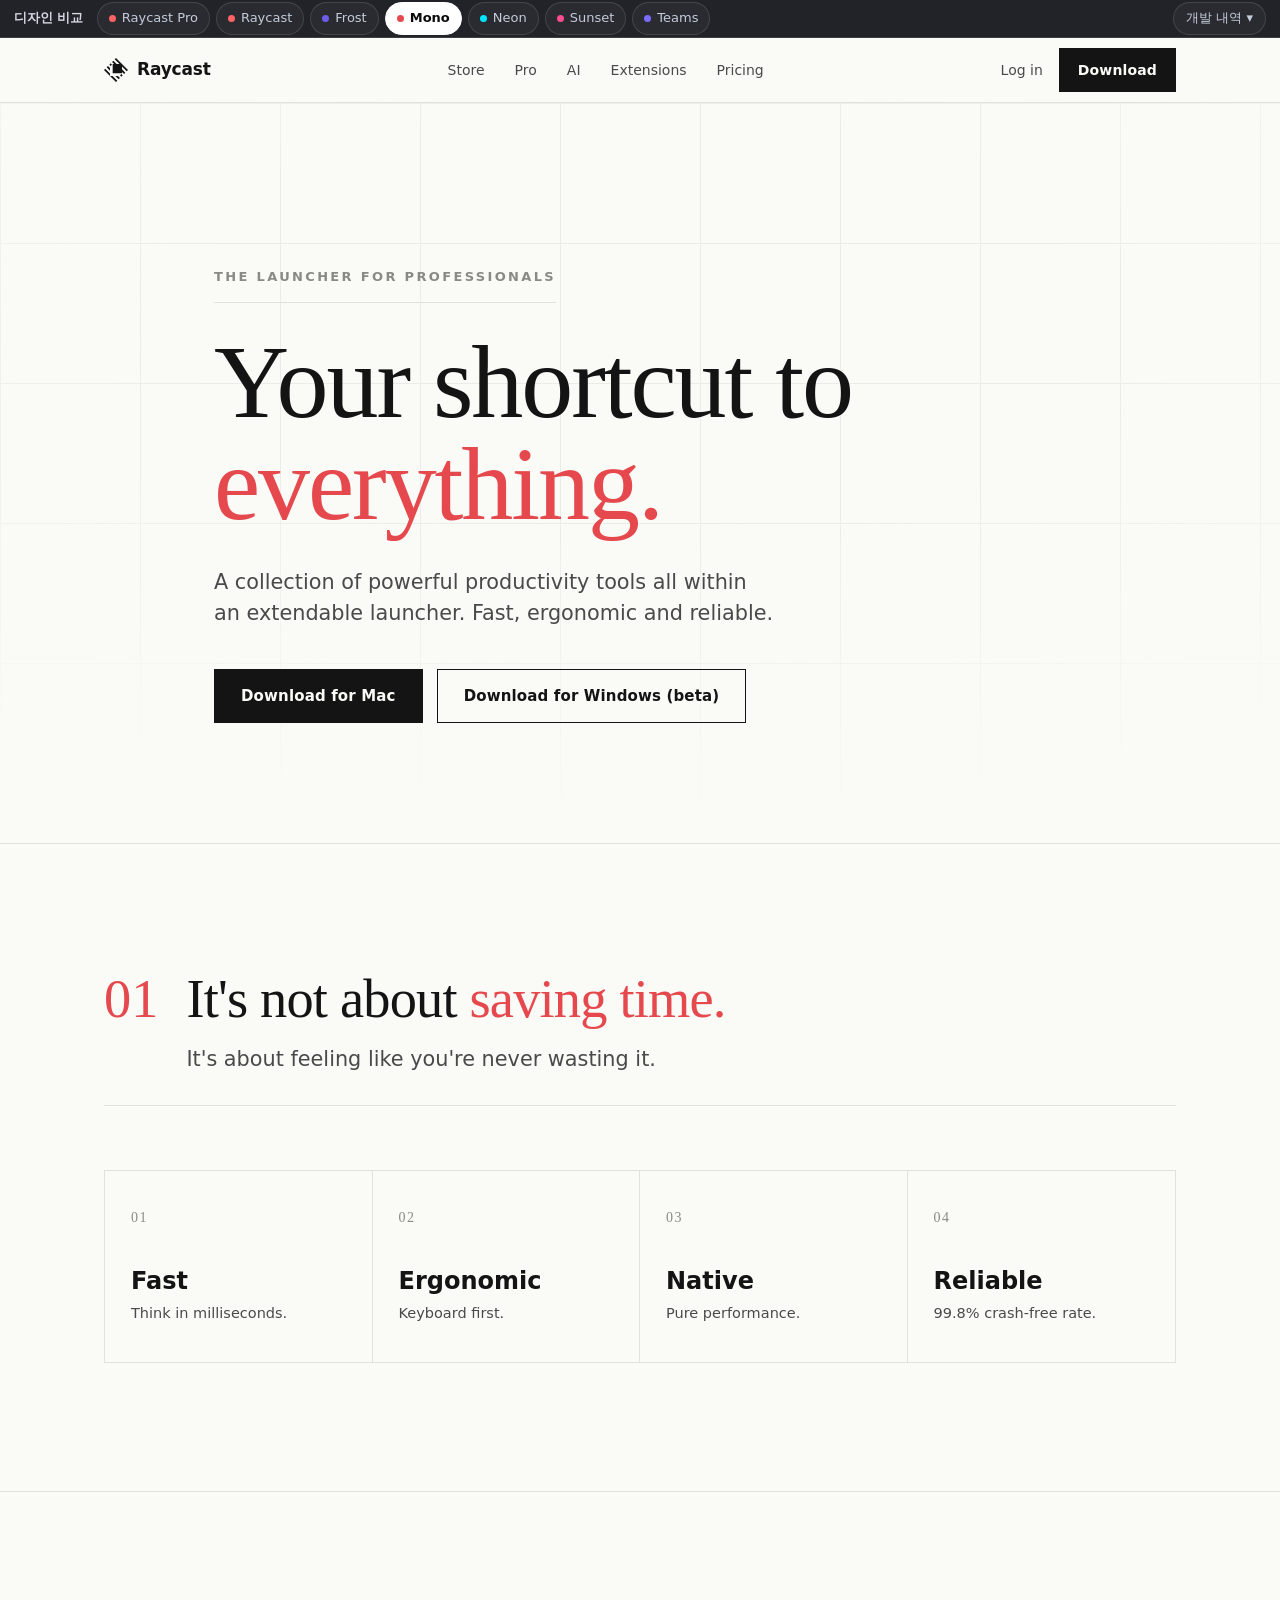
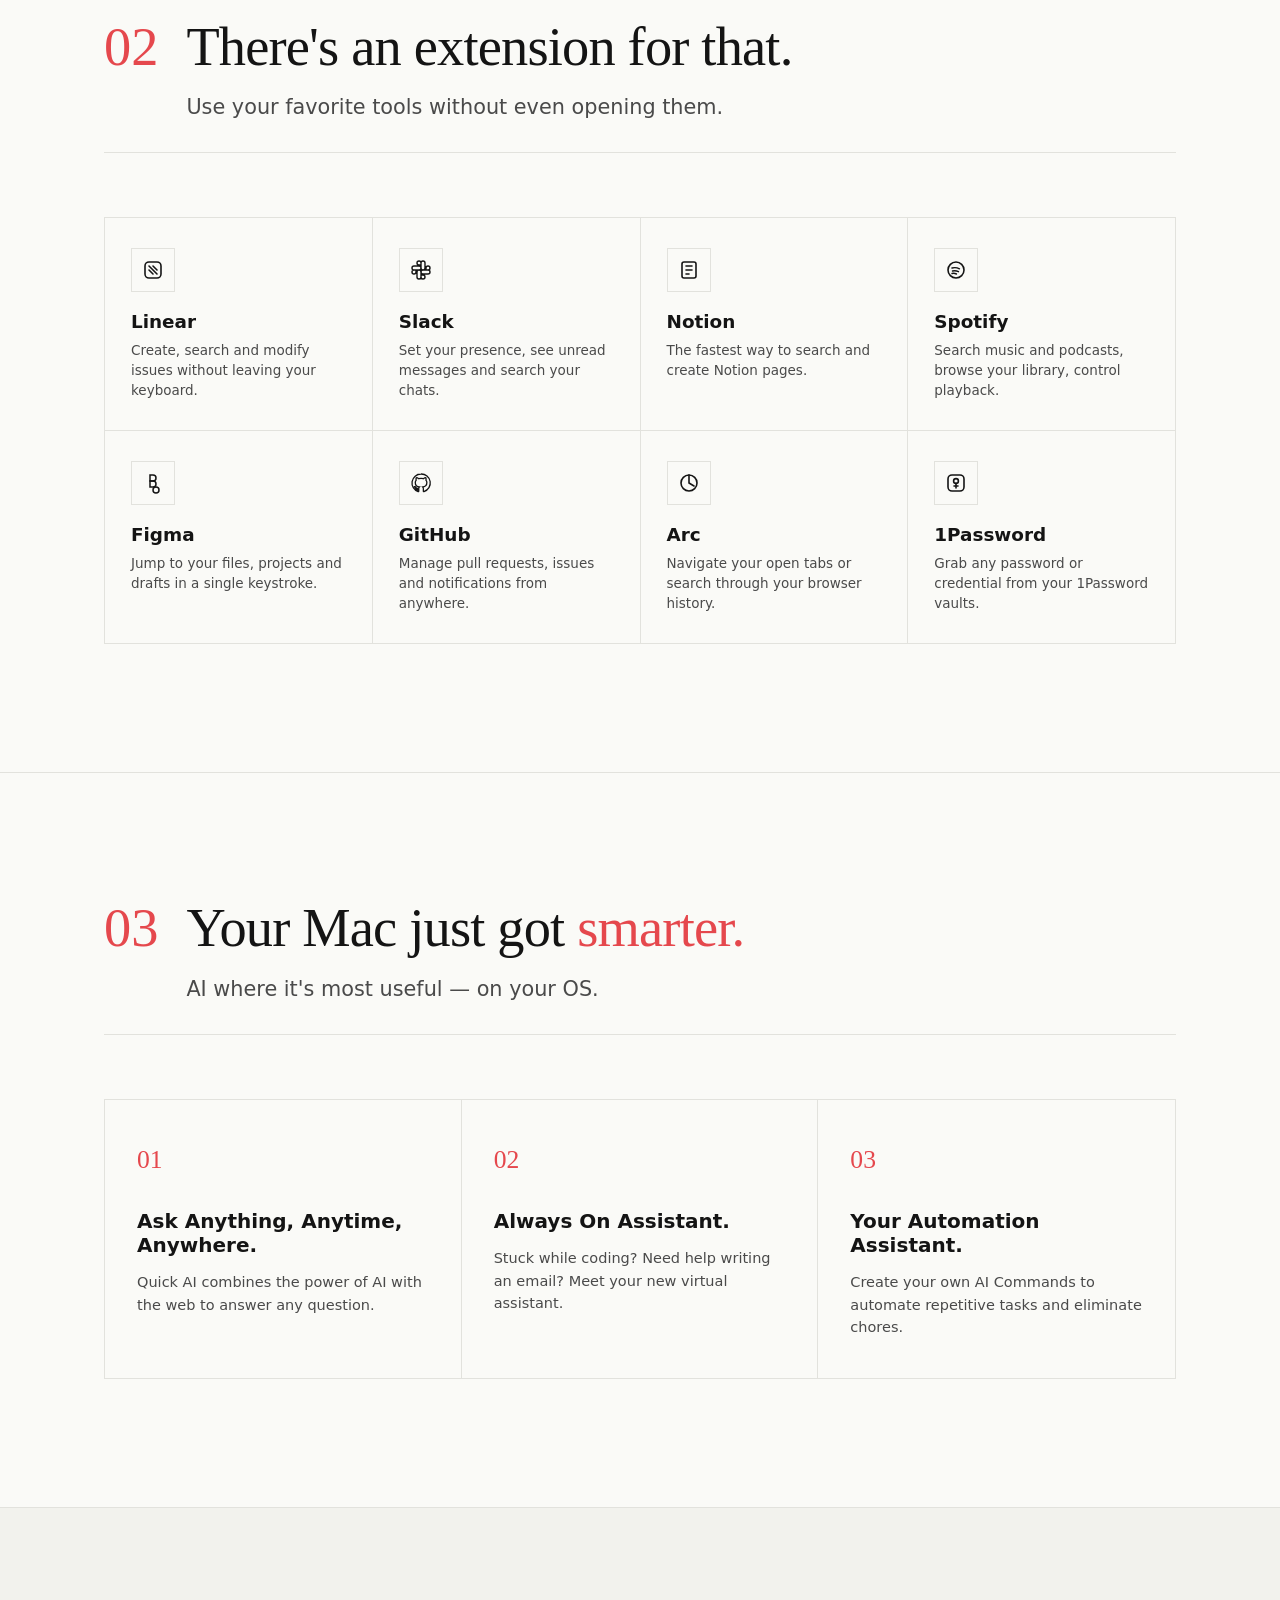
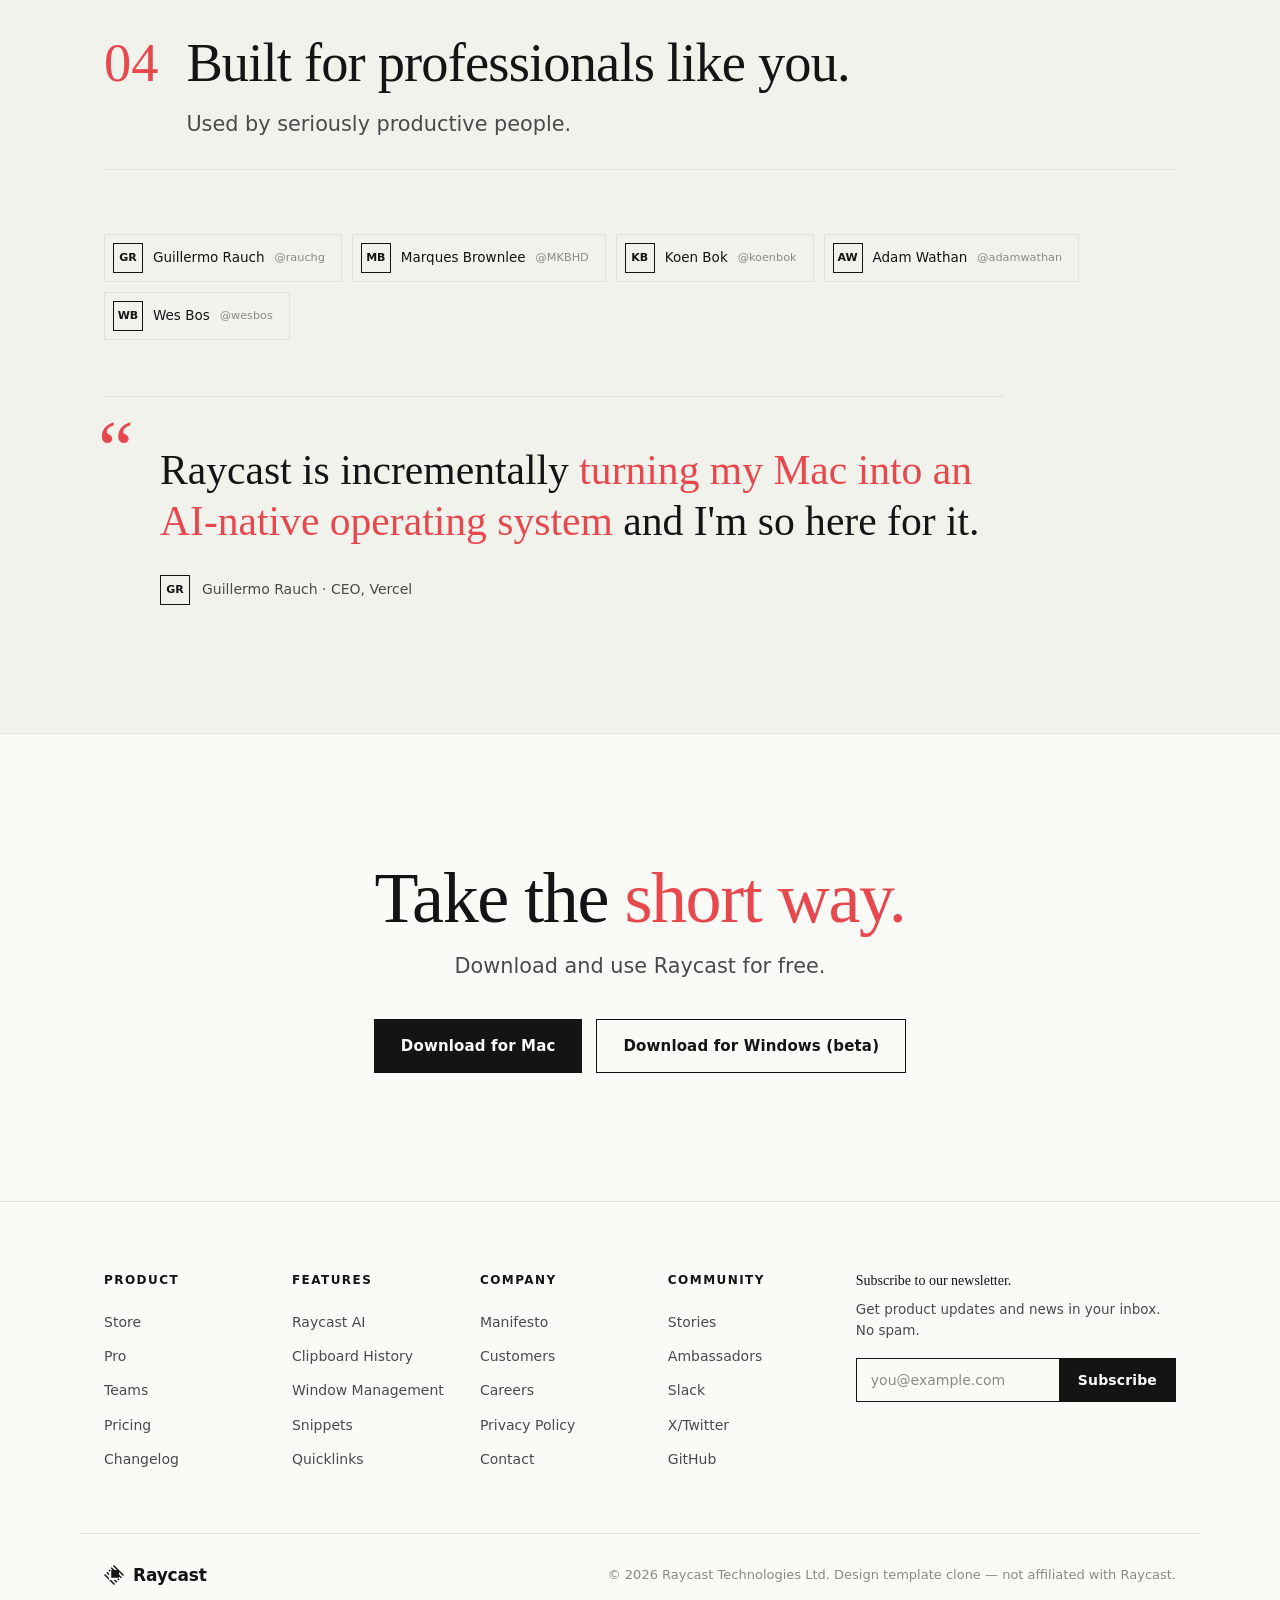
<file: raycast-mono/index.html>
<!DOCTYPE html>
<html lang="en">
<head>
  <meta charset="UTF-8" />
  <meta name="viewport" content="width=device-width, initial-scale=1.0" />
  <meta name="description" content="Your shortcut to everything. A collection of powerful productivity tools all within an extendable launcher." />
  <title>Raycast — Your shortcut to everything</title>
  <link rel="stylesheet" href="styles.css" />
</head>
<body>
  <!-- Navigation -->
  <header class="nav" id="top">
    <div class="wrap nav__inner">
      <a href="#top" class="logo" aria-label="Raycast">
        <svg class="logo__mark" width="24" height="24" viewBox="0 0 48 48" fill="none" aria-hidden="true">
          <path fill="#141414" fill-rule="evenodd" d="M12 30.99V36L-.01 23.99l2.516-2.499zM17.01 36H12l12.011 12.01 2.506-2.505zm28.487-9.497L48 24 24 0l-2.503 2.503L30.98 12h-5.732l-6.62-6.614-2.506 2.503 4.122 4.122h-2.869v18.625H36V27.77l4.122 4.122 2.503-2.506L36 22.747v-5.732zM13.253 10.747l-2.503 2.506 2.686 2.686 2.503-2.506zm21.314 21.314-2.495 2.503 2.686 2.686 2.506-2.503zM7.878 16.121l-2.503 2.504L12 25.253v-5.012zM27.756 36h-5.009l6.628 6.625 2.503-2.503z" clip-rule="evenodd"/>
        </svg>
        <span class="logo__word">Raycast</span>
      </a>

      <nav class="nav__menu" aria-label="Primary">
        <a href="#extensions">Store</a>
        <a href="#ai">Pro</a>
        <a href="#ai">AI</a>
        <a href="#extensions">Extensions</a>
        <a href="#cta">Pricing</a>
      </nav>

      <div class="nav__actions">
        <a href="#" class="nav__login">Log in</a>
        <a href="#cta" class="btn btn--primary">Download</a>
      </div>

      <button class="nav__burger" id="navToggle" aria-label="Open menu" aria-expanded="false">
        <span></span><span></span>
      </button>
    </div>

    <div class="nav__mobile" id="navMobile" hidden>
      <a href="#extensions">Store</a>
      <a href="#ai">Pro</a>
      <a href="#ai">AI</a>
      <a href="#extensions">Extensions</a>
      <a href="#cta">Pricing</a>
      <a href="#" class="nav__login">Log in</a>
      <a href="#cta" class="btn btn--primary">Download</a>
    </div>
  </header>

  <main>
    <!-- Hero -->
    <section class="hero">
      <div class="hero__grid" aria-hidden="true"></div>
      <div class="wrap hero__inner">
        <p class="hero__kicker">The launcher for professionals</p>
        <h1 class="hero__title">Your shortcut to <span class="accent">everything.</span></h1>
        <p class="hero__sub">
          A collection of powerful productivity tools all within an extendable
          launcher. Fast, ergonomic and reliable.
        </p>
        <div class="hero__cta">
          <a href="#cta" class="btn btn--primary btn--lg">Download for Mac</a>
          <a href="#cta" class="btn btn--outline btn--lg">Download for Windows (beta)</a>
        </div>
      </div>
    </section>

    <!-- 01 · Get your time back -->
    <section class="section time">
      <div class="wrap">
        <div class="sec-head">
          <span class="sec-num">01</span>
          <div class="sec-head__text">
            <h2 class="h2">It's not about <span class="accent">saving time.</span></h2>
            <p class="lede">It's about feeling like you're never wasting it.</p>
          </div>
        </div>
        <ol class="keys">
          <li class="key">
            <span class="key__num">01</span>
            <h3 class="key__title">Fast</h3>
            <p class="key__desc">Think in milliseconds.</p>
          </li>
          <li class="key">
            <span class="key__num">02</span>
            <h3 class="key__title">Ergonomic</h3>
            <p class="key__desc">Keyboard first.</p>
          </li>
          <li class="key">
            <span class="key__num">03</span>
            <h3 class="key__title">Native</h3>
            <p class="key__desc">Pure performance.</p>
          </li>
          <li class="key">
            <span class="key__num">04</span>
            <h3 class="key__title">Reliable</h3>
            <p class="key__desc">99.8% crash-free rate.</p>
          </li>
        </ol>
      </div>
    </section>

    <!-- 02 · Extensions -->
    <section class="section" id="extensions">
      <div class="wrap">
        <div class="sec-head">
          <span class="sec-num">02</span>
          <div class="sec-head__text">
            <h2 class="h2">There's an extension for that.</h2>
            <p class="lede">Use your favorite tools without even opening them.</p>
          </div>
        </div>

        <div class="ext-grid">
          <article class="ext">
            <span class="ext__ico" aria-hidden="true">
              <svg viewBox="0 0 24 24" fill="none"><rect x="4" y="4" width="16" height="16" rx="4" stroke="currentColor" stroke-width="1.6"/><path d="M8 8 16 16M8 12l4 4M12 8l4 4" stroke="currentColor" stroke-width="1.6" stroke-linecap="round"/></svg>
            </span>
            <h3>Linear</h3>
            <p>Create, search and modify issues without leaving your keyboard.</p>
          </article>
          <article class="ext">
            <span class="ext__ico" aria-hidden="true">
              <svg viewBox="0 0 24 24" fill="none"><path d="M7 14a2 2 0 1 1-2-2h2v2Zm1 0a2 2 0 0 1 4 0v5a2 2 0 1 1-4 0v-5Zm2-7a2 2 0 1 1 2-2v2h-2Zm0 1a2 2 0 0 1 0 4H5a2 2 0 1 1 0-4h5Zm7 2a2 2 0 1 1 2 2h-2v-2Zm-1 0a2 2 0 0 1-4 0V5a2 2 0 1 1 4 0v5Zm-2 7a2 2 0 1 1-2 2v-2h2Zm0-1a2 2 0 0 1 0-4h5a2 2 0 1 1 0 4h-5Z" stroke="currentColor" stroke-width="1.4"/></svg>
            </span>
            <h3>Slack</h3>
            <p>Set your presence, see unread messages and search your chats.</p>
          </article>
          <article class="ext">
            <span class="ext__ico" aria-hidden="true">
              <svg viewBox="0 0 24 24" fill="none"><rect x="5" y="4" width="14" height="16" rx="2" stroke="currentColor" stroke-width="1.6"/><path d="M9 8h6M9 12h6M9 16h3" stroke="currentColor" stroke-width="1.6" stroke-linecap="round"/></svg>
            </span>
            <h3>Notion</h3>
            <p>The fastest way to search and create Notion pages.</p>
          </article>
          <article class="ext">
            <span class="ext__ico" aria-hidden="true">
              <svg viewBox="0 0 24 24" fill="none"><circle cx="12" cy="12" r="8" stroke="currentColor" stroke-width="1.6"/><path d="M8 10c2.5-.7 5-.5 7.5.8M8.5 13c2-.5 4-.3 6 .7M8 15.5c1.5-.4 3-.2 4.5.5" stroke="currentColor" stroke-width="1.4" stroke-linecap="round"/></svg>
            </span>
            <h3>Spotify</h3>
            <p>Search music and podcasts, browse your library, control playback.</p>
          </article>
          <article class="ext">
            <span class="ext__ico" aria-hidden="true">
              <svg viewBox="0 0 24 24" fill="none"><path d="M9 4h3a3 3 0 0 1 0 6H9V4Z" stroke="currentColor" stroke-width="1.5"/><path d="M9 10h3a3 3 0 0 1 0 6H9v-6Z" stroke="currentColor" stroke-width="1.5"/><circle cx="15" cy="19" r="3" stroke="currentColor" stroke-width="1.5"/></svg>
            </span>
            <h3>Figma</h3>
            <p>Jump to your files, projects and drafts in a single keystroke.</p>
          </article>
          <article class="ext">
            <span class="ext__ico" aria-hidden="true">
              <svg viewBox="0 0 24 24" fill="none"><path d="M12 3a9 9 0 0 0-2.85 17.54c.45.08.62-.2.62-.44v-1.5c-2.5.55-3.03-1.2-3.03-1.2-.41-1.04-1-1.32-1-1.32-.82-.56.06-.55.06-.55.9.07 1.38.94 1.38.94.8 1.37 2.1.98 2.62.75.08-.58.31-.98.57-1.2-2-.23-4.1-1-4.1-4.45 0-.98.35-1.79.94-2.42-.1-.23-.41-1.15.08-2.4 0 0 .76-.24 2.5.92a8.6 8.6 0 0 1 4.55 0c1.73-1.16 2.5-.92 2.5-.92.49 1.25.18 2.17.09 2.4.58.63.93 1.44.93 2.42 0 3.46-2.1 4.22-4.11 4.44.32.28.6.82.6 1.66v2.47c0 .24.17.53.63.44A9 9 0 0 0 12 3Z" stroke="currentColor" stroke-width="1.3"/></svg>
            </span>
            <h3>GitHub</h3>
            <p>Manage pull requests, issues and notifications from anywhere.</p>
          </article>
          <article class="ext">
            <span class="ext__ico" aria-hidden="true">
              <svg viewBox="0 0 24 24" fill="none"><circle cx="12" cy="12" r="8" stroke="currentColor" stroke-width="1.6"/><path d="M12 4v8l5 3" stroke="currentColor" stroke-width="1.6" stroke-linecap="round"/></svg>
            </span>
            <h3>Arc</h3>
            <p>Navigate your open tabs or search through your browser history.</p>
          </article>
          <article class="ext">
            <span class="ext__ico" aria-hidden="true">
              <svg viewBox="0 0 24 24" fill="none"><rect x="4" y="4" width="16" height="16" rx="4" stroke="currentColor" stroke-width="1.6"/><circle cx="12" cy="10" r="2.4" stroke="currentColor" stroke-width="1.6"/><path d="M12 12.4V17M10 15h4" stroke="currentColor" stroke-width="1.6" stroke-linecap="round"/></svg>
            </span>
            <h3>1Password</h3>
            <p>Grab any password or credential from your 1Password vaults.</p>
          </article>
        </div>
      </div>
    </section>

    <!-- 03 · AI -->
    <section class="section ai" id="ai">
      <div class="wrap">
        <div class="sec-head">
          <span class="sec-num">03</span>
          <div class="sec-head__text">
            <h2 class="h2">Your Mac just got <span class="accent">smarter.</span></h2>
            <p class="lede">AI where it's most useful — on your OS.</p>
          </div>
        </div>
        <div class="ai-cards">
          <article class="ai-card">
            <span class="ai-card__num">01</span>
            <h3>Ask Anything, Anytime, Anywhere.</h3>
            <p>Quick AI combines the power of AI with the web to answer any question.</p>
          </article>
          <article class="ai-card">
            <span class="ai-card__num">02</span>
            <h3>Always On Assistant.</h3>
            <p>Stuck while coding? Need help writing an email? Meet your new virtual assistant.</p>
          </article>
          <article class="ai-card">
            <span class="ai-card__num">03</span>
            <h3>Your Automation Assistant.</h3>
            <p>Create your own AI Commands to automate repetitive tasks and eliminate chores.</p>
          </article>
        </div>
      </div>
    </section>

    <!-- 04 · Testimonials -->
    <section class="section section--muted">
      <div class="wrap">
        <div class="sec-head">
          <span class="sec-num">04</span>
          <div class="sec-head__text">
            <h2 class="h2">Built for professionals like you.</h2>
            <p class="lede">Used by seriously productive people.</p>
          </div>
        </div>
        <div class="chips">
          <span class="chip"><span class="chip__av">GR</span>Guillermo Rauch <small>@rauchg</small></span>
          <span class="chip"><span class="chip__av">MB</span>Marques Brownlee <small>@MKBHD</small></span>
          <span class="chip"><span class="chip__av">KB</span>Koen Bok <small>@koenbok</small></span>
          <span class="chip"><span class="chip__av">AW</span>Adam Wathan <small>@adamwathan</small></span>
          <span class="chip"><span class="chip__av">WB</span>Wes Bos <small>@wesbos</small></span>
        </div>
        <blockquote class="pull-quote">
          <span class="pull-quote__mark" aria-hidden="true">&ldquo;</span>
          <p>Raycast is incrementally <span class="accent">turning my Mac into an AI-native operating system</span> and I'm so here for it.</p>
          <footer><span class="chip__av">GR</span><cite>Guillermo Rauch · CEO, Vercel</cite></footer>
        </blockquote>
      </div>
    </section>

    <!-- CTA -->
    <section class="section cta" id="cta">
      <div class="wrap cta__inner">
        <h2 class="cta__title">Take the <span class="accent">short way.</span></h2>
        <p class="lede">Download and use Raycast for free.</p>
        <div class="hero__cta">
          <a href="#" class="btn btn--primary btn--lg">Download for Mac</a>
          <a href="#" class="btn btn--outline btn--lg">Download for Windows (beta)</a>
        </div>
      </div>
    </section>
  </main>

  <!-- Footer -->
  <footer class="footer">
    <div class="wrap footer__grid">
      <nav class="footer__col"><h4>Product</h4><a href="#extensions">Store</a><a href="#ai">Pro</a><a href="#">Teams</a><a href="#cta">Pricing</a><a href="#">Changelog</a></nav>
      <nav class="footer__col"><h4>Features</h4><a href="#ai">Raycast AI</a><a href="#">Clipboard History</a><a href="#">Window Management</a><a href="#">Snippets</a><a href="#">Quicklinks</a></nav>
      <nav class="footer__col"><h4>Company</h4><a href="#">Manifesto</a><a href="#">Customers</a><a href="#">Careers</a><a href="#">Privacy Policy</a><a href="#">Contact</a></nav>
      <nav class="footer__col"><h4>Community</h4><a href="#">Stories</a><a href="#">Ambassadors</a><a href="#">Slack</a><a href="#">X/Twitter</a><a href="#">GitHub</a></nav>
      <div class="footer__news">
        <h4>Subscribe to our newsletter.</h4>
        <p>Get product updates and news in your inbox. No spam.</p>
        <form class="news__form" onsubmit="return false;">
          <input type="email" placeholder="you@example.com" aria-label="Email address" />
          <button type="submit" class="btn btn--primary">Subscribe</button>
        </form>
      </div>
    </div>
    <div class="wrap footer__bottom">
      <a href="#top" class="logo">
        <svg class="logo__mark" width="20" height="20" viewBox="0 0 48 48" fill="none" aria-hidden="true"><path fill="#141414" fill-rule="evenodd" d="M12 30.99V36L-.01 23.99l2.516-2.499zM17.01 36H12l12.011 12.01 2.506-2.505zm28.487-9.497L48 24 24 0l-2.503 2.503L30.98 12h-5.732l-6.62-6.614-2.506 2.503 4.122 4.122h-2.869v18.625H36V27.77l4.122 4.122 2.503-2.506L36 22.747v-5.732zM13.253 10.747l-2.503 2.506 2.686 2.686 2.503-2.506zm21.314 21.314-2.495 2.503 2.686 2.686 2.506-2.503zM7.878 16.121l-2.503 2.504L12 25.253v-5.012zM27.756 36h-5.009l6.628 6.625 2.503-2.503z" clip-rule="evenodd"/></svg>
        <span class="logo__word">Raycast</span>
      </a>
      <small>© 2026 Raycast Technologies Ltd. Design template clone — not affiliated with Raycast.</small>
    </div>
  </footer>

  <script src="../compare-bar.js"></script>
  <script src="script.js"></script>
</body>
</html>
</file>
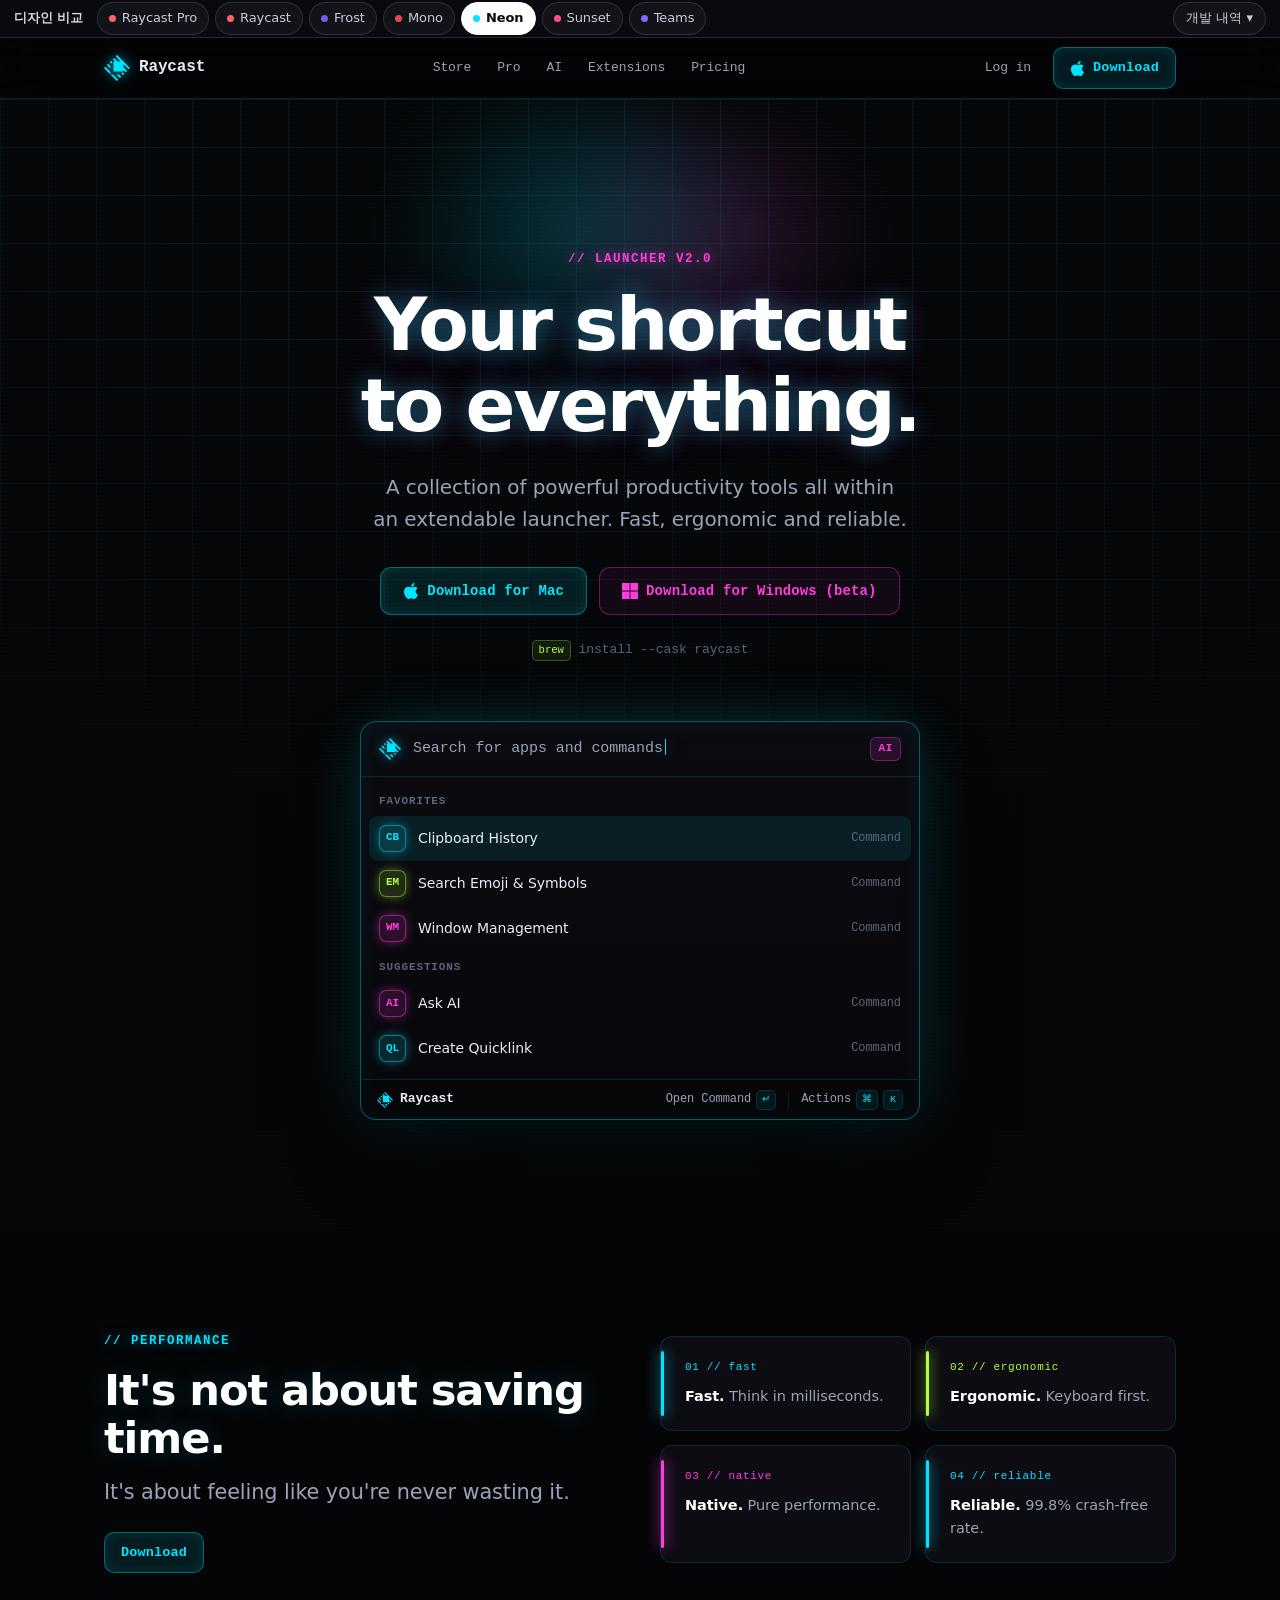
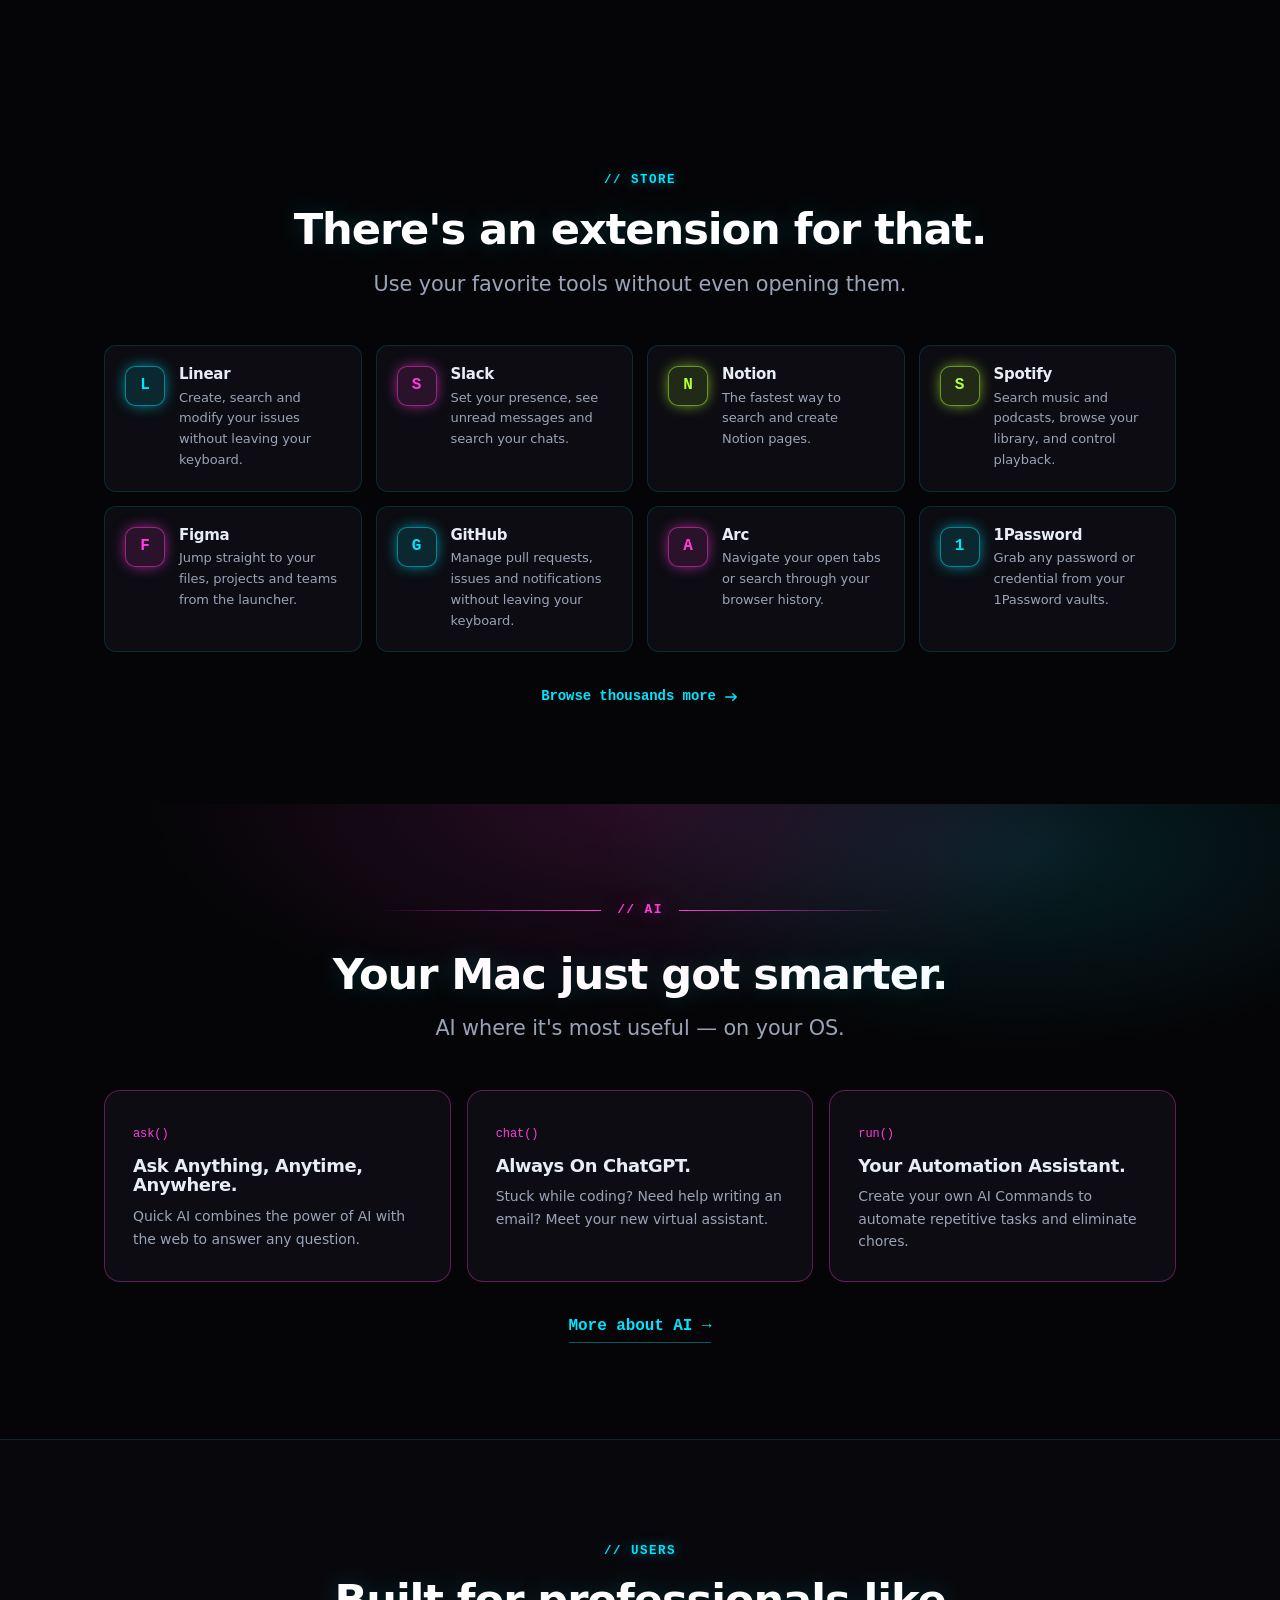
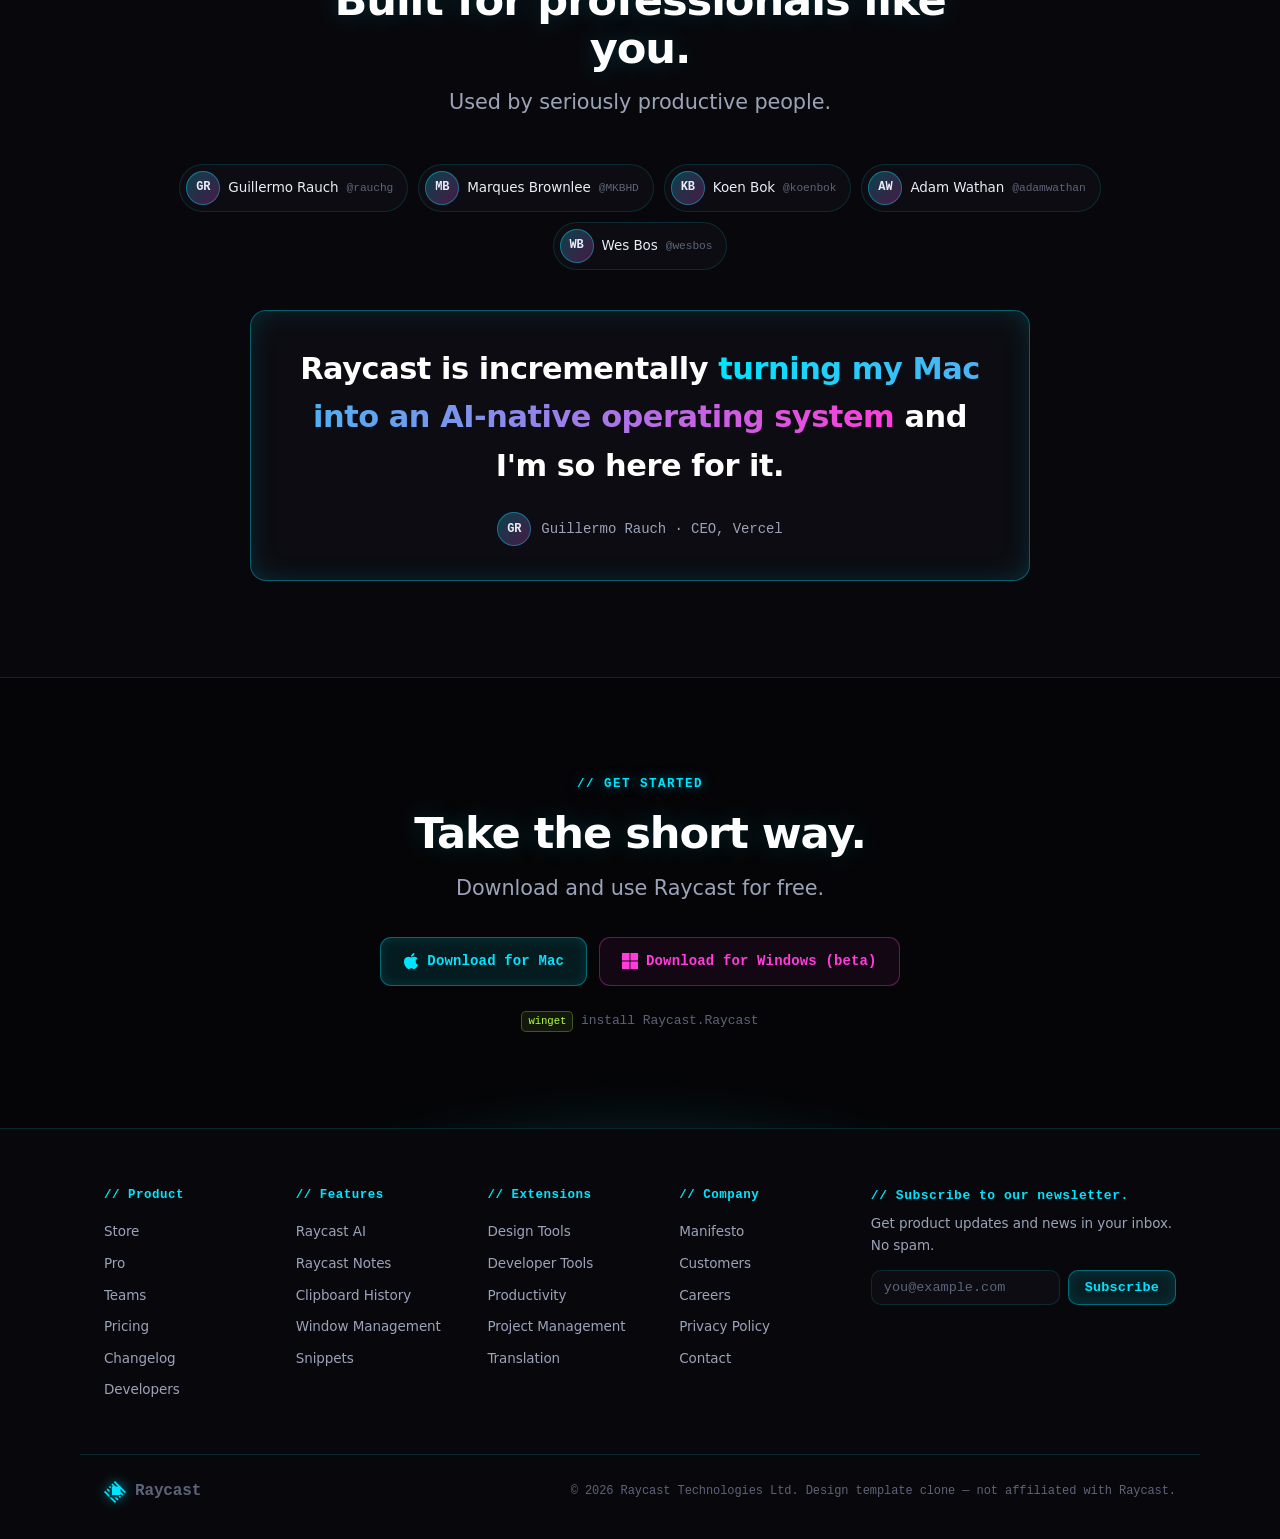
<file: raycast-neon/index.html>
<!DOCTYPE html>
<html lang="en">
<head>
  <meta charset="UTF-8" />
  <meta name="viewport" content="width=device-width, initial-scale=1.0" />
  <meta name="description" content="Your shortcut to everything. A collection of powerful productivity tools all within an extendable launcher — reimagined in neon." />
  <title>Raycast — Your shortcut to everything</title>
  <link rel="stylesheet" href="styles.css" />
</head>
<body>
  <!-- Navigation -->
  <header class="nav" id="top">
    <div class="wrap nav__inner">
      <a href="#top" class="logo" aria-label="Raycast">
        <svg class="logo__mark" width="26" height="26" viewBox="0 0 48 48" fill="none" aria-hidden="true">
          <path fill="#00E5FF" fill-rule="evenodd" d="M12 30.99V36L-.01 23.99l2.516-2.499zM17.01 36H12l12.011 12.01 2.506-2.505zm28.487-9.497L48 24 24 0l-2.503 2.503L30.98 12h-5.732l-6.62-6.614-2.506 2.503 4.122 4.122h-2.869v18.625H36V27.77l4.122 4.122 2.503-2.506L36 22.747v-5.732zM13.253 10.747l-2.503 2.506 2.686 2.686 2.503-2.506zm21.314 21.314-2.495 2.503 2.686 2.686 2.506-2.503zM7.878 16.121l-2.503 2.504L12 25.253v-5.012zM27.756 36h-5.009l6.628 6.625 2.503-2.503z" clip-rule="evenodd"/>
        </svg>
        <span class="logo__word">Raycast</span>
      </a>

      <nav class="nav__menu" aria-label="Primary">
        <a href="#extensions">Store</a>
        <a href="#ai">Pro</a>
        <a href="#ai">AI</a>
        <a href="#extensions">Extensions</a>
        <a href="#cta">Pricing</a>
      </nav>

      <div class="nav__actions">
        <a href="#" class="nav__login">Log in</a>
        <a href="#cta" class="btn btn--primary">
          <svg width="15" height="15" viewBox="0 0 16 16" fill="none" aria-hidden="true"><path fill="currentColor" d="M12.665 15.358c-.905.844-1.893.711-2.843.311-1.006-.409-1.93-.427-2.991 0-1.33.551-2.03.391-2.825-.31C-.498 10.886.166 4.078 5.28 3.83c1.246.062 2.114.657 2.843.71 1.09-.213 2.133-.826 3.296-.746 1.393.107 2.446.64 3.138 1.6-2.88 1.662-2.197 5.315.443 6.337-.526 1.333-1.21 2.657-2.345 3.635zM8.03 3.778C7.892 1.794 9.563.16 11.483 0c.268 2.293-2.16 4-3.452 3.777"/></svg>
          Download
        </a>
      </div>

      <button class="nav__burger" id="navToggle" aria-label="Open menu" aria-expanded="false">
        <span></span><span></span>
      </button>
    </div>

    <div class="nav__mobile" id="navMobile" hidden>
      <a href="#extensions">Store</a>
      <a href="#ai">Pro</a>
      <a href="#ai">AI</a>
      <a href="#extensions">Extensions</a>
      <a href="#cta">Pricing</a>
      <a href="#" class="nav__login">Log in</a>
      <a href="#cta" class="btn btn--primary">Download</a>
    </div>
  </header>

  <main>
    <!-- Hero -->
    <section class="hero">
      <div class="hero__grid" aria-hidden="true"></div>
      <div class="hero__scan" aria-hidden="true"></div>
      <div class="hero__glow" aria-hidden="true"></div>
      <div class="wrap hero__inner">
        <span class="eyebrow eyebrow--hero">// LAUNCHER v2.0</span>
        <h1 class="hero__title">Your shortcut to everything.</h1>
        <p class="hero__sub">
          A collection of powerful productivity tools all within an extendable
          launcher. Fast, ergonomic and reliable.
        </p>
        <div class="hero__cta">
          <a href="#cta" class="btn btn--neon btn--lg">
            <svg width="16" height="16" viewBox="0 0 16 16" fill="none" aria-hidden="true"><path fill="currentColor" d="M12.665 15.358c-.905.844-1.893.711-2.843.311-1.006-.409-1.93-.427-2.991 0-1.33.551-2.03.391-2.825-.31C-.498 10.886.166 4.078 5.28 3.83c1.246.062 2.114.657 2.843.71 1.09-.213 2.133-.826 3.296-.746 1.393.107 2.446.64 3.138 1.6-2.88 1.662-2.197 5.315.443 6.337-.526 1.333-1.21 2.657-2.345 3.635zM8.03 3.778C7.892 1.794 9.563.16 11.483 0c.268 2.293-2.16 4-3.452 3.777"/></svg>
            Download for Mac
          </a>
          <a href="#cta" class="btn btn--ghost btn--lg">
            <svg width="16" height="16" viewBox="0 0 16 16" fill="none" aria-hidden="true"><path fill="currentColor" fill-rule="evenodd" d="M0 0h7.584v7.584H0zm8.416 0h7.583v7.584H8.416zm-.832 8.416H0V16h7.584zm.832 0h7.583V16H8.416z" clip-rule="evenodd"/></svg>
            Download for Windows (beta)
          </a>
        </div>
        <div class="hero__meta">
          <span class="hero__pkg"><kbd>brew</kbd> install --cask raycast</span>
        </div>

        <!-- Signature command-bar launcher mockup -->
        <div class="rc" role="img" aria-label="Raycast command bar preview">
          <div class="rc__search">
            <svg class="rc__logo" width="22" height="22" viewBox="0 0 48 48" fill="none" aria-hidden="true"><path fill="#00E5FF" fill-rule="evenodd" d="M12 30.99V36L-.01 23.99l2.516-2.499zM17.01 36H12l12.011 12.01 2.506-2.505zm28.487-9.497L48 24 24 0l-2.503 2.503L30.98 12h-5.732l-6.62-6.614-2.506 2.503 4.122 4.122h-2.869v18.625H36V27.77l4.122 4.122 2.503-2.506L36 22.747v-5.732zM13.253 10.747l-2.503 2.506 2.686 2.686 2.503-2.506zm21.314 21.314-2.495 2.503 2.686 2.686 2.506-2.503zM7.878 16.121l-2.503 2.504L12 25.253v-5.012zM27.756 36h-5.009l6.628 6.625 2.503-2.503z" clip-rule="evenodd"/></svg>
            <span class="rc__query">Search for apps and commands<span class="rc__caret"></span></span>
            <kbd class="rc__hint">AI</kbd>
          </div>
          <div class="rc__list">
            <p class="rc__label">Favorites</p>
            <div class="rc__row is-active">
              <span class="rc__ico" style="--c:#00E5FF">CB</span>
              <span class="rc__name">Clipboard History</span>
              <span class="rc__type">Command</span>
            </div>
            <div class="rc__row">
              <span class="rc__ico" style="--c:#B6FF3C">EM</span>
              <span class="rc__name">Search Emoji &amp; Symbols</span>
              <span class="rc__type">Command</span>
            </div>
            <div class="rc__row">
              <span class="rc__ico" style="--c:#FF3DDA">WM</span>
              <span class="rc__name">Window Management</span>
              <span class="rc__type">Command</span>
            </div>
            <p class="rc__label">Suggestions</p>
            <div class="rc__row">
              <span class="rc__ico rc__ico--ai">AI</span>
              <span class="rc__name">Ask AI</span>
              <span class="rc__type">Command</span>
            </div>
            <div class="rc__row">
              <span class="rc__ico" style="--c:#00E5FF">QL</span>
              <span class="rc__name">Create Quicklink</span>
              <span class="rc__type">Command</span>
            </div>
          </div>
          <div class="rc__foot">
            <span class="rc__brand">
              <svg width="16" height="16" viewBox="0 0 48 48" fill="none" aria-hidden="true"><path fill="#00E5FF" fill-rule="evenodd" d="M12 30.99V36L-.01 23.99l2.516-2.499zM17.01 36H12l12.011 12.01 2.506-2.505zm28.487-9.497L48 24 24 0l-2.503 2.503L30.98 12h-5.732l-6.62-6.614-2.506 2.503 4.122 4.122h-2.869v18.625H36V27.77l4.122 4.122 2.503-2.506L36 22.747v-5.732zM13.253 10.747l-2.503 2.506 2.686 2.686 2.503-2.506zm21.314 21.314-2.495 2.503 2.686 2.686 2.506-2.503zM7.878 16.121l-2.503 2.504L12 25.253v-5.012zM27.756 36h-5.009l6.628 6.625 2.503-2.503z" clip-rule="evenodd"/></svg>
              Raycast
            </span>
            <div class="rc__actions">
              <span class="rc__act">Open Command <kbd>↵</kbd></span>
              <span class="rc__divider"></span>
              <span class="rc__act">Actions <kbd>⌘</kbd><kbd>K</kbd></span>
            </div>
          </div>
        </div>
      </div>
    </section>

    <!-- It's not about saving time -->
    <section class="section time">
      <div class="wrap time__inner">
        <div class="time__text">
          <span class="eyebrow">// PERFORMANCE</span>
          <h2 class="h2">It's not about saving time.</h2>
          <p class="lede">It's about feeling like you're never wasting it.</p>
          <a href="#cta" class="btn btn--neon">Download</a>
        </div>
        <ul class="keys">
          <li class="key" style="--c:#00E5FF"><span class="key__tag">01 // fast</span><strong>Fast.</strong> Think in milliseconds.</li>
          <li class="key" style="--c:#B6FF3C"><span class="key__tag">02 // ergonomic</span><strong>Ergonomic.</strong> Keyboard first.</li>
          <li class="key" style="--c:#FF3DDA"><span class="key__tag">03 // native</span><strong>Native.</strong> Pure performance.</li>
          <li class="key" style="--c:#00E5FF"><span class="key__tag">04 // reliable</span><strong>Reliable.</strong> 99.8% crash-free rate.</li>
        </ul>
      </div>
    </section>

    <!-- Extensions -->
    <section class="section" id="extensions">
      <div class="wrap">
        <header class="head head--center">
          <span class="eyebrow">// STORE</span>
          <h2 class="h2">There's an extension for that.</h2>
          <p class="lede">Use your favorite tools without even opening them.</p>
        </header>

        <div class="ext-grid">
          <article class="ext"><span class="ext__ico" style="--c:#00E5FF">L</span><div><h3>Linear</h3><p>Create, search and modify your issues without leaving your keyboard.</p></div></article>
          <article class="ext"><span class="ext__ico" style="--c:#FF3DDA">S</span><div><h3>Slack</h3><p>Set your presence, see unread messages and search your chats.</p></div></article>
          <article class="ext"><span class="ext__ico" style="--c:#B6FF3C">N</span><div><h3>Notion</h3><p>The fastest way to search and create Notion pages.</p></div></article>
          <article class="ext"><span class="ext__ico" style="--c:#B6FF3C">S</span><div><h3>Spotify</h3><p>Search music and podcasts, browse your library, and control playback.</p></div></article>
          <article class="ext"><span class="ext__ico" style="--c:#FF3DDA">F</span><div><h3>Figma</h3><p>Jump straight to your files, projects and teams from the launcher.</p></div></article>
          <article class="ext"><span class="ext__ico" style="--c:#00E5FF">G</span><div><h3>GitHub</h3><p>Manage pull requests, issues and notifications without leaving your keyboard.</p></div></article>
          <article class="ext"><span class="ext__ico" style="--c:#FF3DDA">A</span><div><h3>Arc</h3><p>Navigate your open tabs or search through your browser history.</p></div></article>
          <article class="ext"><span class="ext__ico" style="--c:#00E5FF">1</span><div><h3>1Password</h3><p>Grab any password or credential from your 1Password vaults.</p></div></article>
        </div>
        <div class="ext-browse"><a href="#">Browse thousands more
          <svg width="16" height="16" viewBox="0 0 16 16" fill="none" aria-hidden="true"><path stroke="currentColor" stroke-linecap="round" stroke-linejoin="round" stroke-width="1.5" d="M9.75 4.75 13.25 8m0 0-3.5 3.25M13.25 8H2.75"/></svg>
        </a></div>
      </div>
    </section>

    <!-- AI -->
    <section class="section ai" id="ai">
      <div class="ai__glow" aria-hidden="true"></div>
      <div class="wrap">
        <div class="ai__divider"><span>// AI</span></div>
        <header class="head head--center">
          <h2 class="h2">Your Mac just got smarter.</h2>
          <p class="lede">AI where it's most useful — on your OS.</p>
        </header>
        <div class="ai-cards">
          <div class="ai-card"><span class="ai-card__tag">ask()</span><h3>Ask Anything, Anytime, Anywhere.</h3><p>Quick AI combines the power of AI with the web to answer any question.</p></div>
          <div class="ai-card"><span class="ai-card__tag">chat()</span><h3>Always On ChatGPT.</h3><p>Stuck while coding? Need help writing an email? Meet your new virtual assistant.</p></div>
          <div class="ai-card"><span class="ai-card__tag">run()</span><h3>Your Automation Assistant.</h3><p>Create your own AI Commands to automate repetitive tasks and eliminate chores.</p></div>
        </div>
        <div class="center"><a href="#" class="link-arrow">More about AI →</a></div>
      </div>
    </section>

    <!-- Testimonials -->
    <section class="section section--muted">
      <div class="wrap">
        <header class="head head--center">
          <span class="eyebrow">// USERS</span>
          <h2 class="h2">Built for professionals like you.</h2>
          <p class="lede">Used by seriously productive people.</p>
        </header>
        <div class="avatars">
          <span class="chip"><span class="av">GR</span>Guillermo Rauch <small>@rauchg</small></span>
          <span class="chip"><span class="av">MB</span>Marques Brownlee <small>@MKBHD</small></span>
          <span class="chip"><span class="av">KB</span>Koen Bok <small>@koenbok</small></span>
          <span class="chip"><span class="av">AW</span>Adam Wathan <small>@adamwathan</small></span>
          <span class="chip"><span class="av">WB</span>Wes Bos <small>@wesbos</small></span>
        </div>
        <blockquote class="hero-quote">
          <p>Raycast is incrementally <span class="gradient-text">turning my Mac into an AI-native operating system</span> and I'm so here for it.</p>
          <footer><span class="av">GR</span><cite>Guillermo Rauch · CEO, Vercel</cite></footer>
        </blockquote>
      </div>
    </section>

    <!-- CTA -->
    <section class="section cta" id="cta">
      <div class="cta__glow" aria-hidden="true"></div>
      <div class="wrap cta__inner">
        <span class="eyebrow">// GET STARTED</span>
        <h2 class="h2">Take the short way.</h2>
        <p class="lede">Download and use Raycast for free.</p>
        <div class="hero__cta">
          <a href="#" class="btn btn--neon btn--lg">
            <svg width="16" height="16" viewBox="0 0 16 16" fill="none" aria-hidden="true"><path fill="currentColor" d="M12.665 15.358c-.905.844-1.893.711-2.843.311-1.006-.409-1.93-.427-2.991 0-1.33.551-2.03.391-2.825-.31C-.498 10.886.166 4.078 5.28 3.83c1.246.062 2.114.657 2.843.71 1.09-.213 2.133-.826 3.296-.746 1.393.107 2.446.64 3.138 1.6-2.88 1.662-2.197 5.315.443 6.337-.526 1.333-1.21 2.657-2.345 3.635zM8.03 3.778C7.892 1.794 9.563.16 11.483 0c.268 2.293-2.16 4-3.452 3.777"/></svg>
            Download for Mac
          </a>
          <a href="#" class="btn btn--ghost btn--lg">
            <svg width="16" height="16" viewBox="0 0 16 16" fill="none" aria-hidden="true"><path fill="currentColor" fill-rule="evenodd" d="M0 0h7.584v7.584H0zm8.416 0h7.583v7.584H8.416zm-.832 8.416H0V16h7.584zm.832 0h7.583V16H8.416z" clip-rule="evenodd"/></svg>
            Download for Windows (beta)
          </a>
        </div>
        <div class="hero__meta"><span class="hero__pkg"><kbd>winget</kbd> install Raycast.Raycast</span></div>
      </div>
    </section>
  </main>

  <!-- Footer -->
  <footer class="footer">
    <div class="wrap footer__grid">
      <nav class="footer__col"><h4>// Product</h4><a href="#">Store</a><a href="#">Pro</a><a href="#">Teams</a><a href="#cta">Pricing</a><a href="#">Changelog</a><a href="#">Developers</a></nav>
      <nav class="footer__col"><h4>// Features</h4><a href="#">Raycast AI</a><a href="#">Raycast Notes</a><a href="#">Clipboard History</a><a href="#">Window Management</a><a href="#">Snippets</a></nav>
      <nav class="footer__col"><h4>// Extensions</h4><a href="#">Design Tools</a><a href="#">Developer Tools</a><a href="#">Productivity</a><a href="#">Project Management</a><a href="#">Translation</a></nav>
      <nav class="footer__col"><h4>// Company</h4><a href="#">Manifesto</a><a href="#">Customers</a><a href="#">Careers</a><a href="#">Privacy Policy</a><a href="#">Contact</a></nav>
      <div class="footer__news">
        <h4>// Subscribe to our newsletter.</h4>
        <p>Get product updates and news in your inbox. No spam.</p>
        <form class="news__form" onsubmit="return false;">
          <input type="email" placeholder="you@example.com" aria-label="Email address" />
          <button type="submit" class="btn btn--neon">Subscribe</button>
        </form>
      </div>
    </div>
    <div class="wrap footer__bottom">
      <a href="#top" class="logo">
        <svg class="logo__mark" width="22" height="22" viewBox="0 0 48 48" fill="none" aria-hidden="true"><path fill="#00E5FF" fill-rule="evenodd" d="M12 30.99V36L-.01 23.99l2.516-2.499zM17.01 36H12l12.011 12.01 2.506-2.505zm28.487-9.497L48 24 24 0l-2.503 2.503L30.98 12h-5.732l-6.62-6.614-2.506 2.503 4.122 4.122h-2.869v18.625H36V27.77l4.122 4.122 2.503-2.506L36 22.747v-5.732zM13.253 10.747l-2.503 2.506 2.686 2.686 2.503-2.506zm21.314 21.314-2.495 2.503 2.686 2.686 2.506-2.503zM7.878 16.121l-2.503 2.504L12 25.253v-5.012zM27.756 36h-5.009l6.628 6.625 2.503-2.503z" clip-rule="evenodd"/></svg>
        <span class="logo__word">Raycast</span>
      </a>
      <small>© 2026 Raycast Technologies Ltd. Design template clone — not affiliated with Raycast.</small>
    </div>
  </footer>

  <script src="../compare-bar.js"></script>
  <script src="script.js"></script>
</body>
</html>
</file>
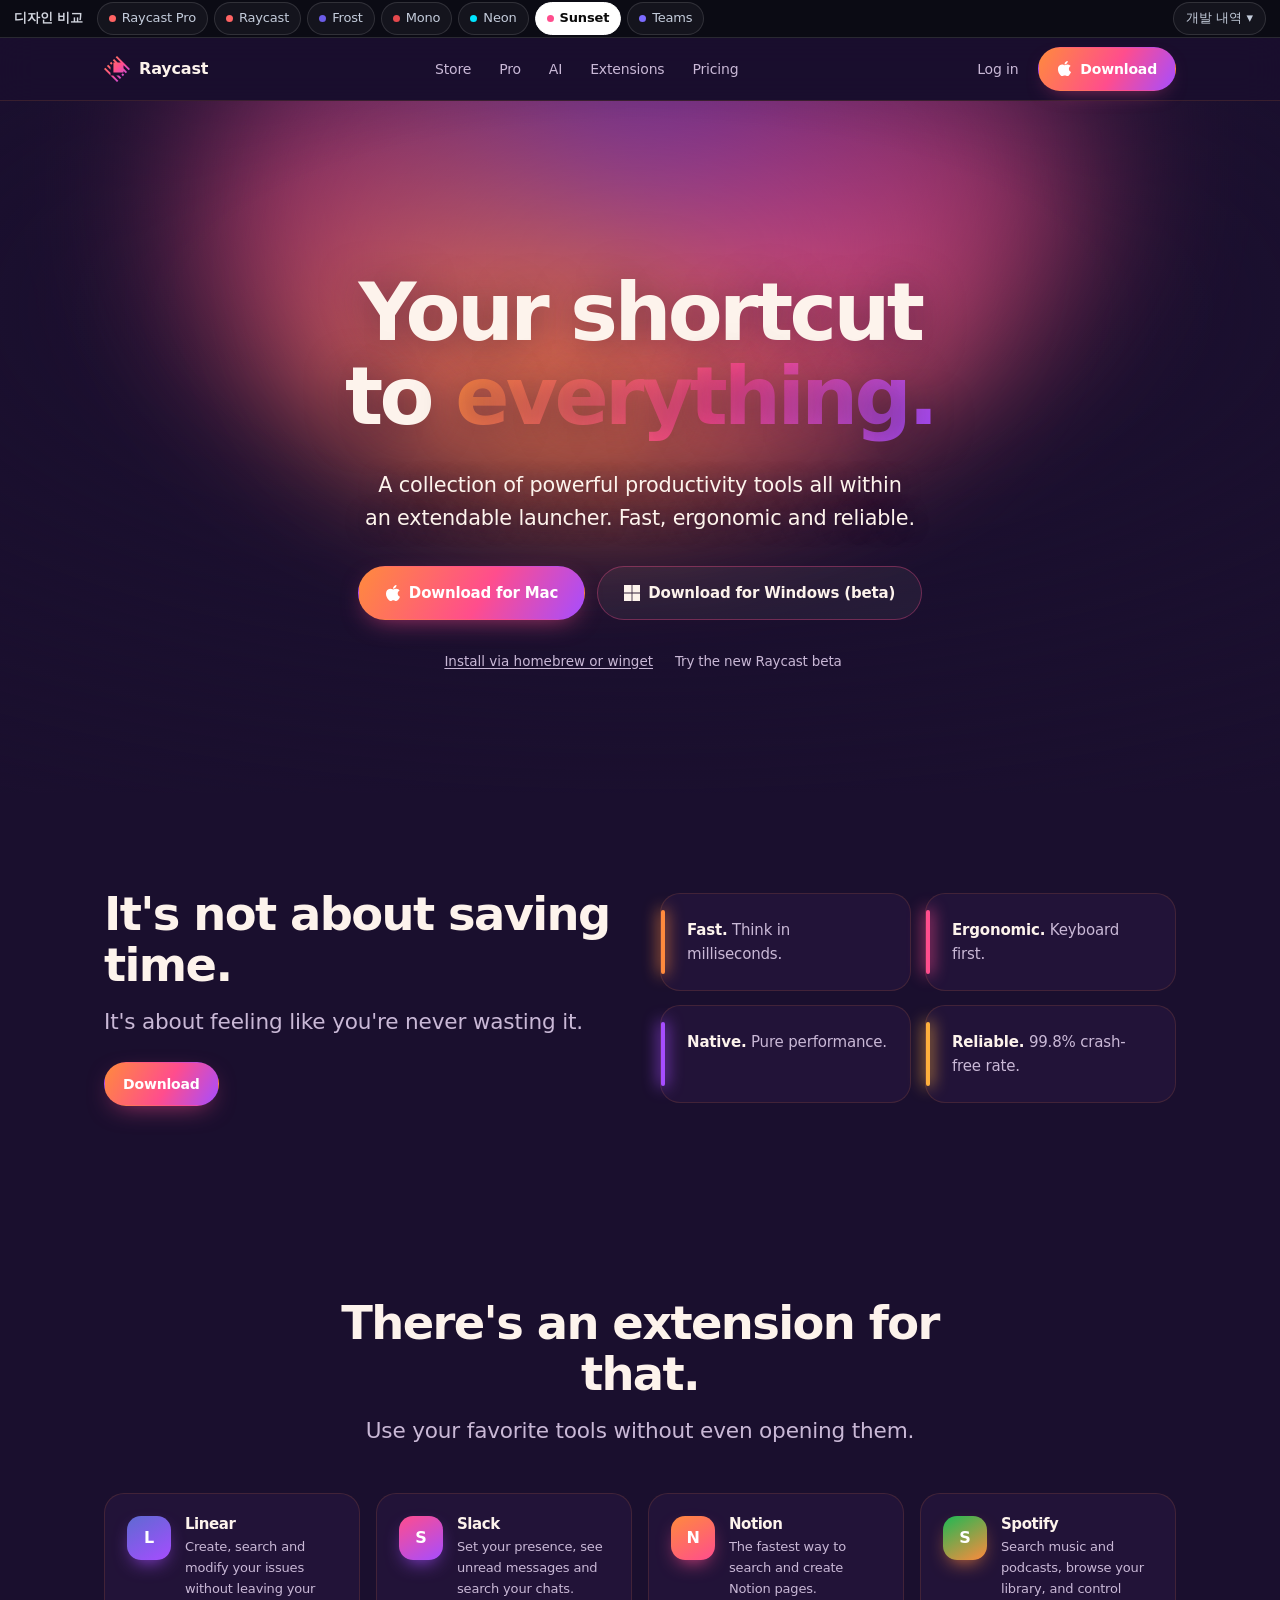
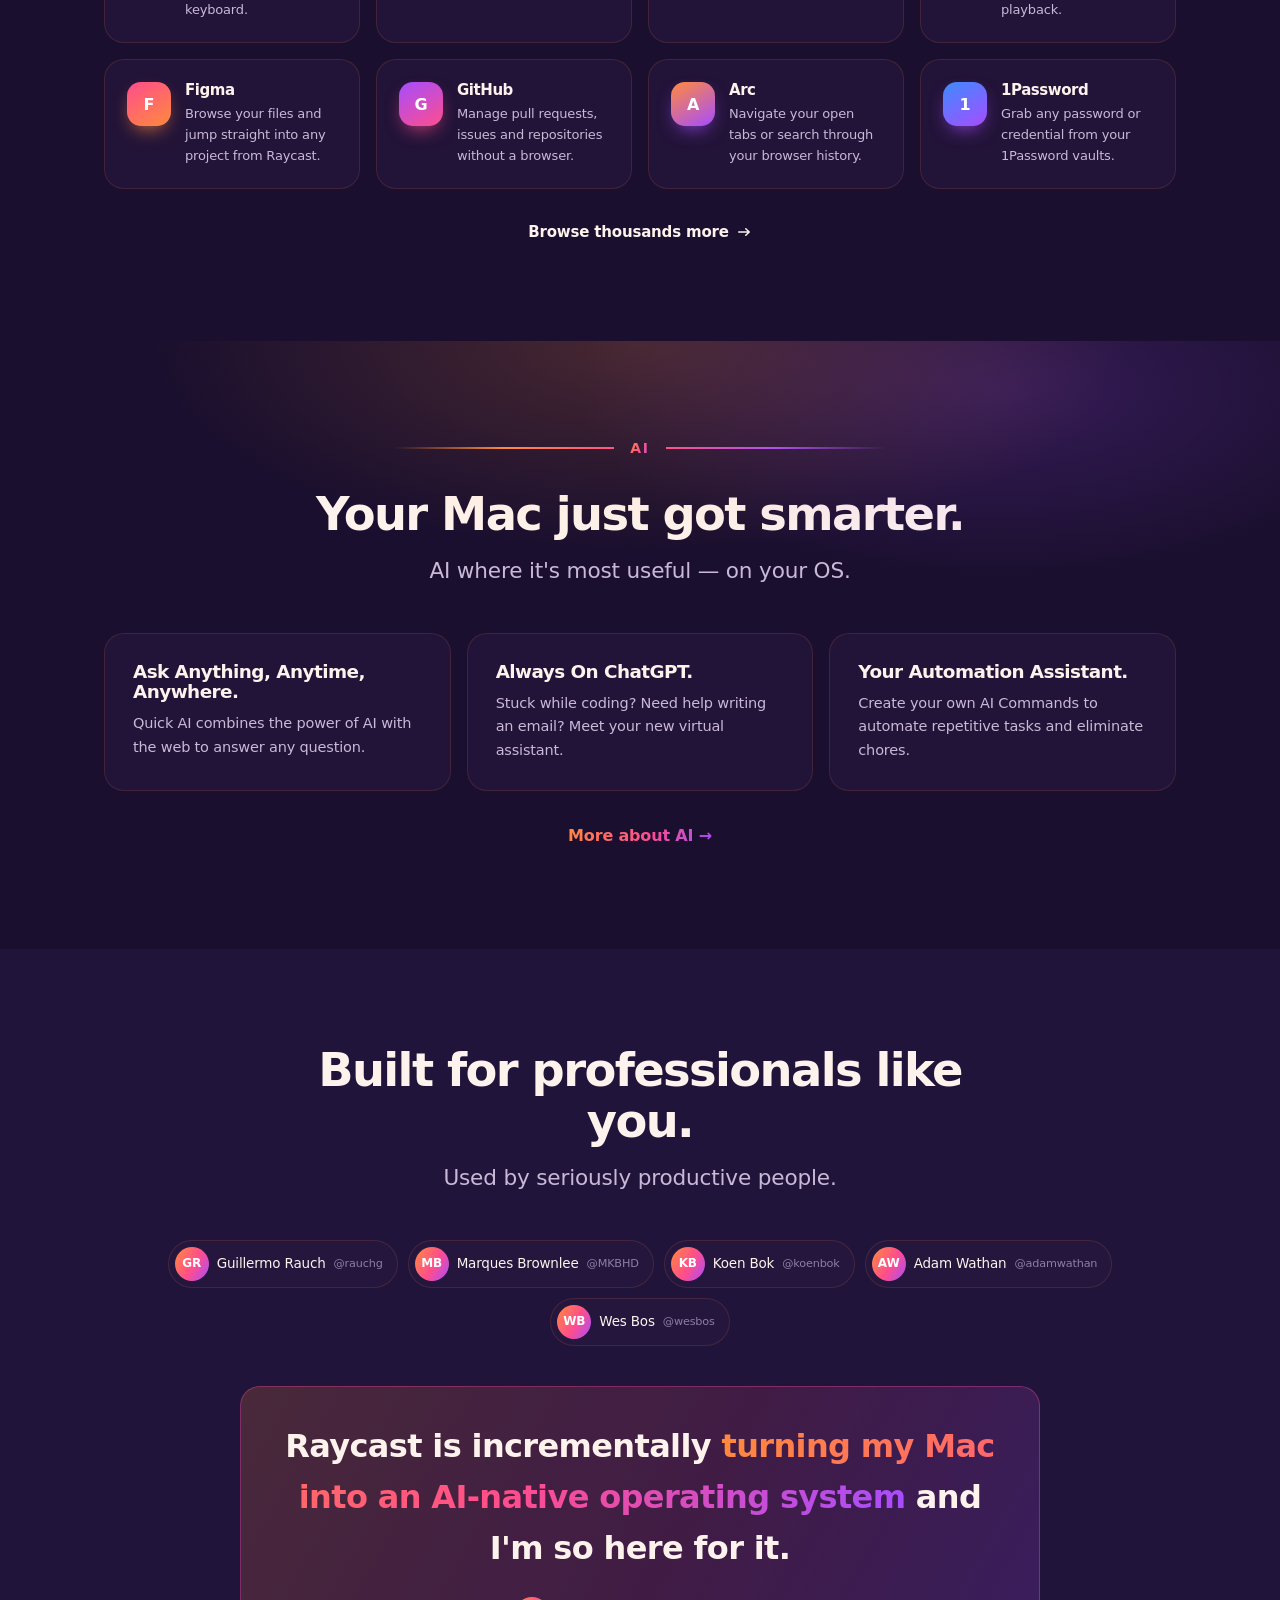
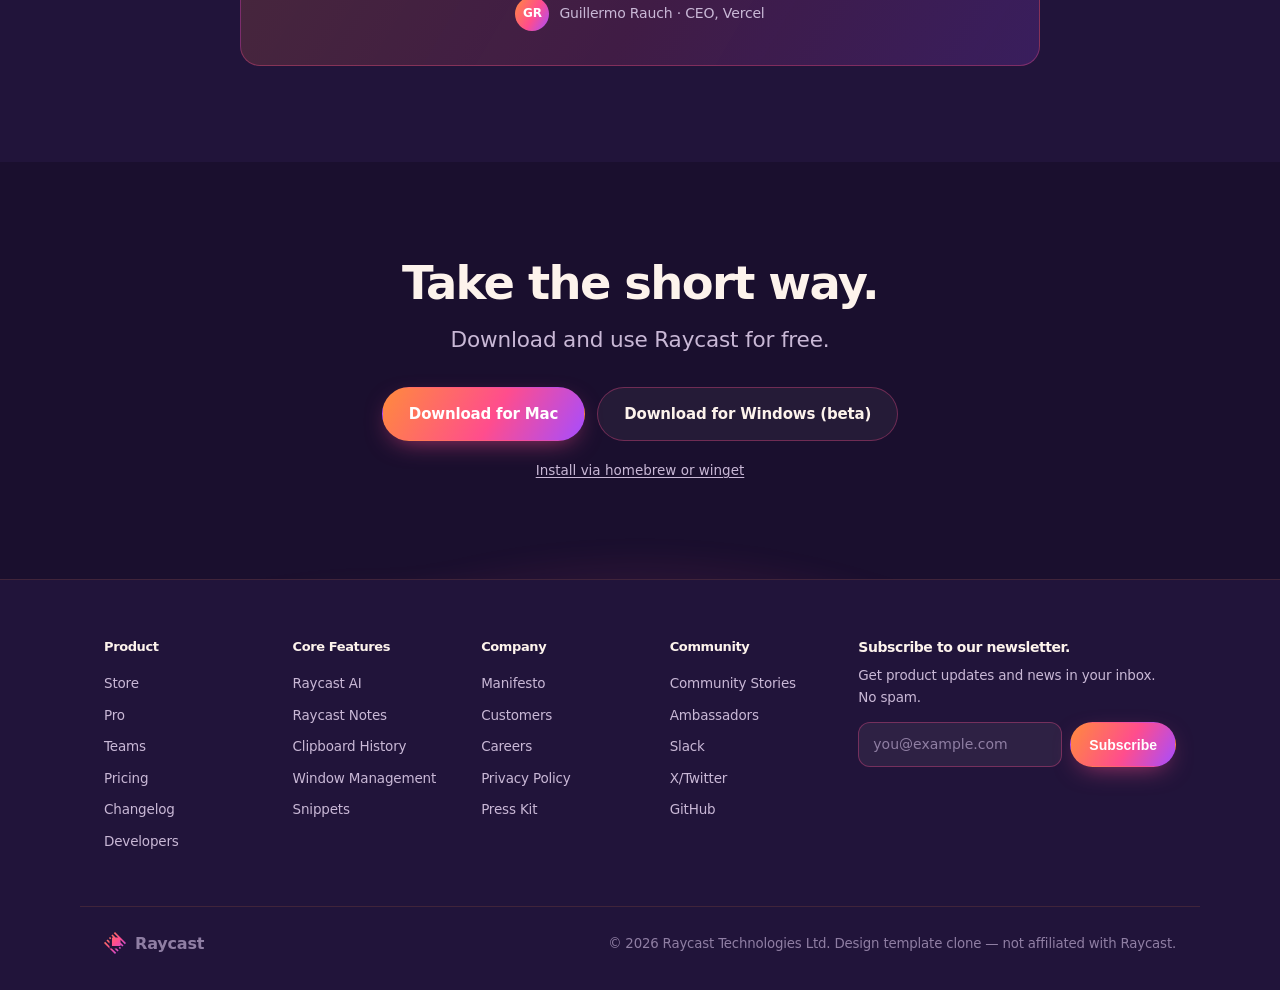
<file: raycast-sunset/index.html>
<!DOCTYPE html>
<html lang="en">
<head>
  <meta charset="UTF-8" />
  <meta name="viewport" content="width=device-width, initial-scale=1.0" />
  <meta name="description" content="Your shortcut to everything. A collection of powerful productivity tools all within an extendable launcher." />
  <title>Raycast — Your shortcut to everything</title>
  <link rel="stylesheet" href="styles.css" />
</head>
<body>
  <!-- Navigation -->
  <header class="nav" id="top">
    <div class="wrap nav__inner">
      <a href="#top" class="logo" aria-label="Raycast">
        <svg class="logo__mark" width="26" height="26" viewBox="0 0 48 48" fill="none" aria-hidden="true">
          <defs>
            <linearGradient id="logoGrad" x1="0" y1="0" x2="48" y2="48" gradientUnits="userSpaceOnUse">
              <stop stop-color="#FF8A3D"/><stop offset="0.5" stop-color="#FF4D8D"/><stop offset="1" stop-color="#A64DFF"/>
            </linearGradient>
          </defs>
          <path fill="url(#logoGrad)" fill-rule="evenodd" d="M12 30.99V36L-.01 23.99l2.516-2.499zM17.01 36H12l12.011 12.01 2.506-2.505zm28.487-9.497L48 24 24 0l-2.503 2.503L30.98 12h-5.732l-6.62-6.614-2.506 2.503 4.122 4.122h-2.869v18.625H36V27.77l4.122 4.122 2.503-2.506L36 22.747v-5.732zM13.253 10.747l-2.503 2.506 2.686 2.686 2.503-2.506zm21.314 21.314-2.495 2.503 2.686 2.686 2.506-2.503zM7.878 16.121l-2.503 2.504L12 25.253v-5.012zM27.756 36h-5.009l6.628 6.625 2.503-2.503z" clip-rule="evenodd"/>
        </svg>
        <span class="logo__word">Raycast</span>
      </a>

      <nav class="nav__menu" aria-label="Primary">
        <a href="#extensions">Store</a>
        <a href="#ai">Pro</a>
        <a href="#ai">AI</a>
        <a href="#extensions">Extensions</a>
        <a href="#cta">Pricing</a>
      </nav>

      <div class="nav__actions">
        <a href="#" class="nav__login">Log in</a>
        <a href="#cta" class="btn btn--primary">
          <svg width="15" height="15" viewBox="0 0 16 16" fill="none" aria-hidden="true"><path fill="currentColor" d="M12.665 15.358c-.905.844-1.893.711-2.843.311-1.006-.409-1.93-.427-2.991 0-1.33.551-2.03.391-2.825-.31C-.498 10.886.166 4.078 5.28 3.83c1.246.062 2.114.657 2.843.71 1.09-.213 2.133-.826 3.296-.746 1.393.107 2.446.64 3.138 1.6-2.88 1.662-2.197 5.315.443 6.337-.526 1.333-1.21 2.657-2.345 3.635zM8.03 3.778C7.892 1.794 9.563.16 11.483 0c.268 2.293-2.16 4-3.452 3.777"/></svg>
          Download
        </a>
      </div>

      <button class="nav__burger" id="navToggle" aria-label="Open menu" aria-expanded="false">
        <span></span><span></span>
      </button>
    </div>

    <div class="nav__mobile" id="navMobile" hidden>
      <a href="#extensions">Store</a>
      <a href="#ai">Pro</a>
      <a href="#ai">AI</a>
      <a href="#extensions">Extensions</a>
      <a href="#cta">Pricing</a>
      <a href="#" class="nav__login">Log in</a>
      <a href="#cta" class="btn btn--primary">Download</a>
    </div>
  </header>

  <main>
    <!-- Hero -->
    <section class="hero">
      <div class="hero__sunset" aria-hidden="true">
        <span class="hero__blob"></span>
        <span class="hero__blob hero__blob--2"></span>
      </div>
      <div class="hero__scrim" aria-hidden="true"></div>
      <div class="wrap hero__inner">
        <h1 class="hero__title">Your shortcut to <span class="grad-word">everything.</span></h1>
        <p class="hero__sub">
          A collection of powerful productivity tools all within an extendable
          launcher. Fast, ergonomic and reliable.
        </p>
        <div class="hero__cta">
          <a href="#cta" class="btn btn--grad btn--lg">
            <svg width="16" height="16" viewBox="0 0 16 16" fill="none" aria-hidden="true"><path fill="currentColor" d="M12.665 15.358c-.905.844-1.893.711-2.843.311-1.006-.409-1.93-.427-2.991 0-1.33.551-2.03.391-2.825-.31C-.498 10.886.166 4.078 5.28 3.83c1.246.062 2.114.657 2.843.71 1.09-.213 2.133-.826 3.296-.746 1.393.107 2.446.64 3.138 1.6-2.88 1.662-2.197 5.315.443 6.337-.526 1.333-1.21 2.657-2.345 3.635zM8.03 3.778C7.892 1.794 9.563.16 11.483 0c.268 2.293-2.16 4-3.452 3.777"/></svg>
            Download for Mac
          </a>
          <a href="#cta" class="btn btn--outline btn--lg">
            <svg width="16" height="16" viewBox="0 0 16 16" fill="none" aria-hidden="true"><path fill="currentColor" fill-rule="evenodd" d="M0 0h7.584v7.584H0zm8.416 0h7.583v7.584H8.416zm-.832 8.416H0V16h7.584zm.832 0h7.583V16H8.416z" clip-rule="evenodd"/></svg>
            Download for Windows (beta)
          </a>
        </div>
        <div class="hero__meta">
          <button class="hero__pkg" type="button">Install via homebrew or winget</button>
          <a href="#" class="hero__beta">Try the new Raycast beta</a>
        </div>
      </div>
    </section>

    <!-- Get your time back -->
    <section class="section time">
      <div class="wrap time__inner">
        <div class="time__text">
          <h2 class="h2">It's not about saving time.</h2>
          <p class="lede">It's about feeling like you're never wasting it.</p>
          <a href="#cta" class="btn btn--grad">Download</a>
        </div>
        <ul class="keys">
          <li class="key" style="--c:#FF8A3D"><strong>Fast.</strong> Think in milliseconds.</li>
          <li class="key" style="--c:#FF4D8D"><strong>Ergonomic.</strong> Keyboard first.</li>
          <li class="key" style="--c:#A64DFF"><strong>Native.</strong> Pure performance.</li>
          <li class="key" style="--c:#FFB03D"><strong>Reliable.</strong> 99.8% crash-free rate.</li>
        </ul>
      </div>
    </section>

    <!-- Extensions -->
    <section class="section" id="extensions">
      <div class="wrap">
        <header class="head head--center">
          <h2 class="h2">There's an extension for that.</h2>
          <p class="lede">Use your favorite tools without even opening them.</p>
        </header>

        <div class="ext-grid">
          <article class="ext"><span class="ext__ico" style="--c1:#5E6AD2;--c2:#A64DFF">L</span><div><h3>Linear</h3><p>Create, search and modify your issues without leaving your keyboard.</p></div></article>
          <article class="ext"><span class="ext__ico" style="--c1:#FF4D8D;--c2:#A64DFF">S</span><div><h3>Slack</h3><p>Set your presence, see unread messages and search your chats.</p></div></article>
          <article class="ext"><span class="ext__ico" style="--c1:#FF8A3D;--c2:#FF4D8D">N</span><div><h3>Notion</h3><p>The fastest way to search and create Notion pages.</p></div></article>
          <article class="ext"><span class="ext__ico" style="--c1:#1DB954;--c2:#FF8A3D">S</span><div><h3>Spotify</h3><p>Search music and podcasts, browse your library, and control playback.</p></div></article>
          <article class="ext"><span class="ext__ico" style="--c1:#FF4D8D;--c2:#FF8A3D">F</span><div><h3>Figma</h3><p>Browse your files and jump straight into any project from Raycast.</p></div></article>
          <article class="ext"><span class="ext__ico" style="--c1:#A64DFF;--c2:#FF4D8D">G</span><div><h3>GitHub</h3><p>Manage pull requests, issues and repositories without a browser.</p></div></article>
          <article class="ext"><span class="ext__ico" style="--c1:#FF8A3D;--c2:#A64DFF">A</span><div><h3>Arc</h3><p>Navigate your open tabs or search through your browser history.</p></div></article>
          <article class="ext"><span class="ext__ico" style="--c1:#3D8BFF;--c2:#A64DFF">1</span><div><h3>1Password</h3><p>Grab any password or credential from your 1Password vaults.</p></div></article>
        </div>
        <div class="ext-browse"><a href="#">Browse thousands more
          <svg width="16" height="16" viewBox="0 0 16 16" fill="none" aria-hidden="true"><path stroke="currentColor" stroke-linecap="round" stroke-linejoin="round" stroke-width="1.5" d="M9.75 4.75 13.25 8m0 0-3.5 3.25M13.25 8H2.75"/></svg>
        </a></div>
      </div>
    </section>

    <!-- AI -->
    <section class="section ai" id="ai">
      <div class="ai__glow" aria-hidden="true"></div>
      <div class="wrap">
        <div class="ai__divider"><span>AI</span></div>
        <header class="head head--center">
          <h2 class="h2">Your Mac just got smarter.</h2>
          <p class="lede">AI where it's most useful — on your OS.</p>
        </header>
        <div class="ai-cards">
          <div class="ai-card"><h3>Ask Anything, Anytime, Anywhere.</h3><p>Quick AI combines the power of AI with the web to answer any question.</p></div>
          <div class="ai-card"><h3>Always On ChatGPT.</h3><p>Stuck while coding? Need help writing an email? Meet your new virtual assistant.</p></div>
          <div class="ai-card"><h3>Your Automation Assistant.</h3><p>Create your own AI Commands to automate repetitive tasks and eliminate chores.</p></div>
        </div>
        <div class="center"><a href="#" class="link-arrow">More about AI →</a></div>
      </div>
    </section>

    <!-- Testimonials -->
    <section class="section section--muted">
      <div class="wrap">
        <header class="head head--center">
          <h2 class="h2">Built for professionals like you.</h2>
          <p class="lede">Used by seriously productive people.</p>
        </header>
        <div class="avatars">
          <span class="chip"><span class="av">GR</span>Guillermo Rauch <small>@rauchg</small></span>
          <span class="chip"><span class="av">MB</span>Marques Brownlee <small>@MKBHD</small></span>
          <span class="chip"><span class="av">KB</span>Koen Bok <small>@koenbok</small></span>
          <span class="chip"><span class="av">AW</span>Adam Wathan <small>@adamwathan</small></span>
          <span class="chip"><span class="av">WB</span>Wes Bos <small>@wesbos</small></span>
        </div>
        <blockquote class="hero-quote">
          <p>Raycast is incrementally <span class="gradient-text">turning my Mac into an AI-native operating system</span> and I'm so here for it.</p>
          <footer><span class="av">GR</span><cite>Guillermo Rauch · CEO, Vercel</cite></footer>
        </blockquote>
      </div>
    </section>

    <!-- CTA -->
    <section class="section cta" id="cta">
      <div class="cta__glow" aria-hidden="true"></div>
      <div class="wrap cta__inner">
        <h2 class="h2">Take the short way.</h2>
        <p class="lede">Download and use Raycast for free.</p>
        <div class="hero__cta">
          <a href="#" class="btn btn--grad btn--lg">Download for Mac</a>
          <a href="#" class="btn btn--outline btn--lg">Download for Windows (beta)</a>
        </div>
        <div class="hero__meta"><button class="hero__pkg" type="button">Install via homebrew or winget</button></div>
      </div>
    </section>
  </main>

  <!-- Footer -->
  <footer class="footer">
    <div class="wrap footer__grid">
      <nav class="footer__col"><h4>Product</h4><a href="#">Store</a><a href="#">Pro</a><a href="#">Teams</a><a href="#cta">Pricing</a><a href="#">Changelog</a><a href="#">Developers</a></nav>
      <nav class="footer__col"><h4>Core Features</h4><a href="#">Raycast AI</a><a href="#">Raycast Notes</a><a href="#">Clipboard History</a><a href="#">Window Management</a><a href="#">Snippets</a></nav>
      <nav class="footer__col"><h4>Company</h4><a href="#">Manifesto</a><a href="#">Customers</a><a href="#">Careers</a><a href="#">Privacy Policy</a><a href="#">Press Kit</a></nav>
      <nav class="footer__col"><h4>Community</h4><a href="#">Community Stories</a><a href="#">Ambassadors</a><a href="#">Slack</a><a href="#">X/Twitter</a><a href="#">GitHub</a></nav>
      <div class="footer__news">
        <h4>Subscribe to our newsletter.</h4>
        <p>Get product updates and news in your inbox. No spam.</p>
        <form class="news__form" onsubmit="return false;">
          <input type="email" placeholder="you@example.com" aria-label="Email address" />
          <button type="submit" class="btn btn--grad">Subscribe</button>
        </form>
      </div>
    </div>
    <div class="wrap footer__bottom">
      <a href="#top" class="logo">
        <svg class="logo__mark" width="22" height="22" viewBox="0 0 48 48" fill="none" aria-hidden="true"><path fill="url(#logoGrad)" fill-rule="evenodd" d="M12 30.99V36L-.01 23.99l2.516-2.499zM17.01 36H12l12.011 12.01 2.506-2.505zm28.487-9.497L48 24 24 0l-2.503 2.503L30.98 12h-5.732l-6.62-6.614-2.506 2.503 4.122 4.122h-2.869v18.625H36V27.77l4.122 4.122 2.503-2.506L36 22.747v-5.732zM13.253 10.747l-2.503 2.506 2.686 2.686 2.503-2.506zm21.314 21.314-2.495 2.503 2.686 2.686 2.506-2.503zM7.878 16.121l-2.503 2.504L12 25.253v-5.012zM27.756 36h-5.009l6.628 6.625 2.503-2.503z" clip-rule="evenodd"/></svg>
        <span class="logo__word">Raycast</span>
      </a>
      <small>© 2026 Raycast Technologies Ltd. Design template clone — not affiliated with Raycast.</small>
    </div>
  </footer>

  <script src="../compare-bar.js"></script>
  <script src="script.js"></script>
</body>
</html>
</file>
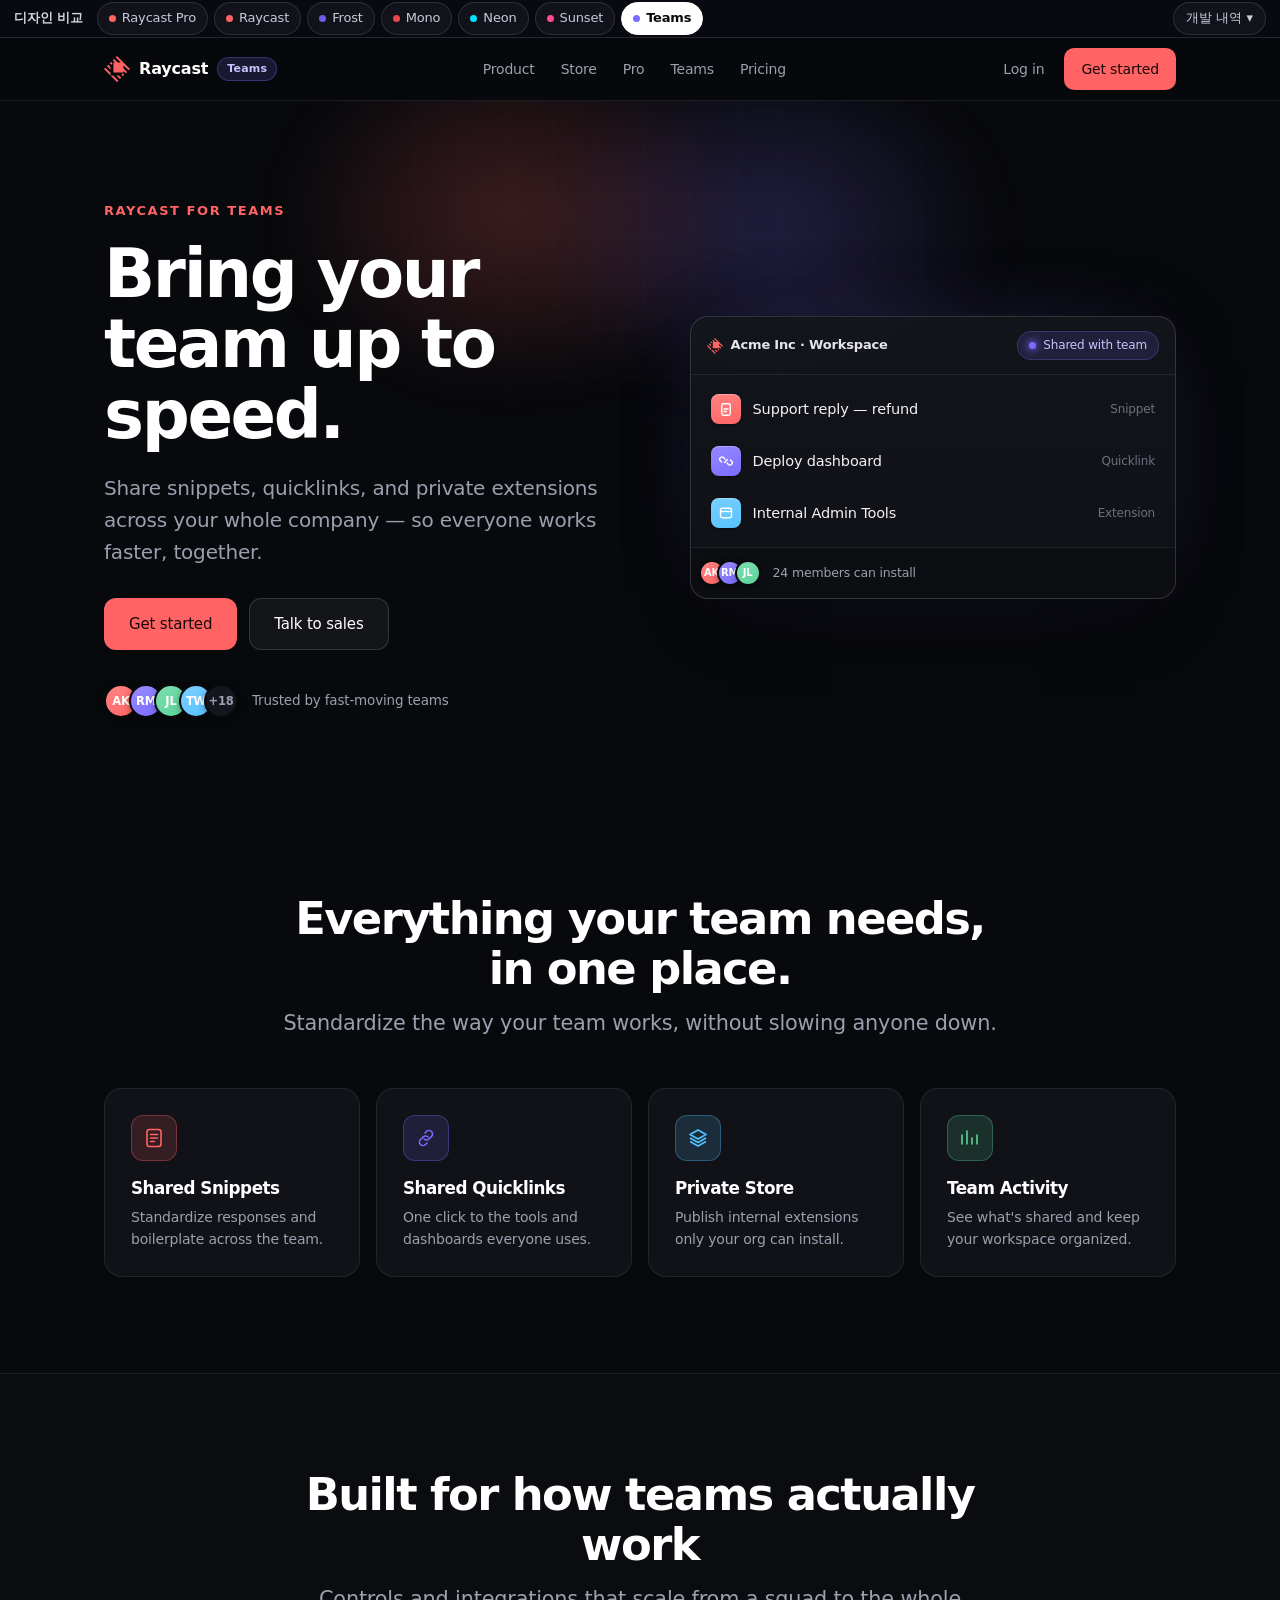
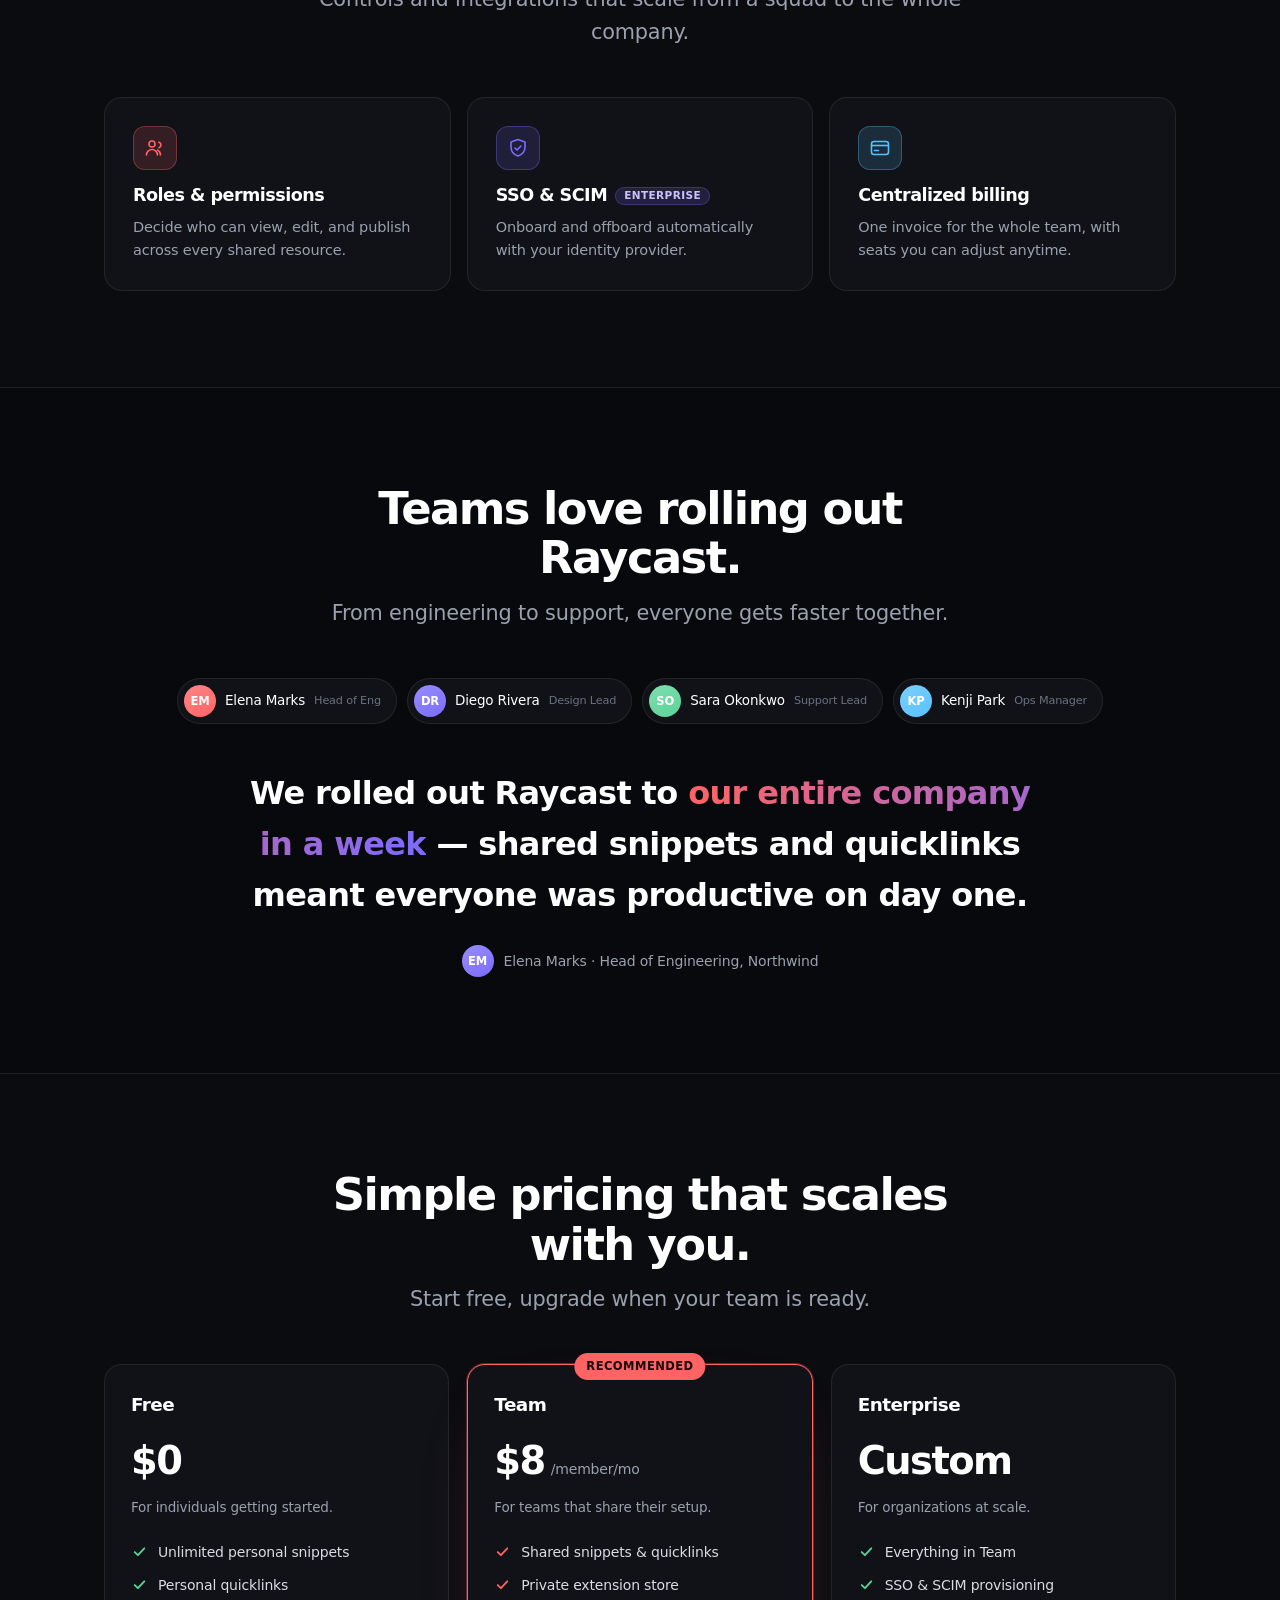
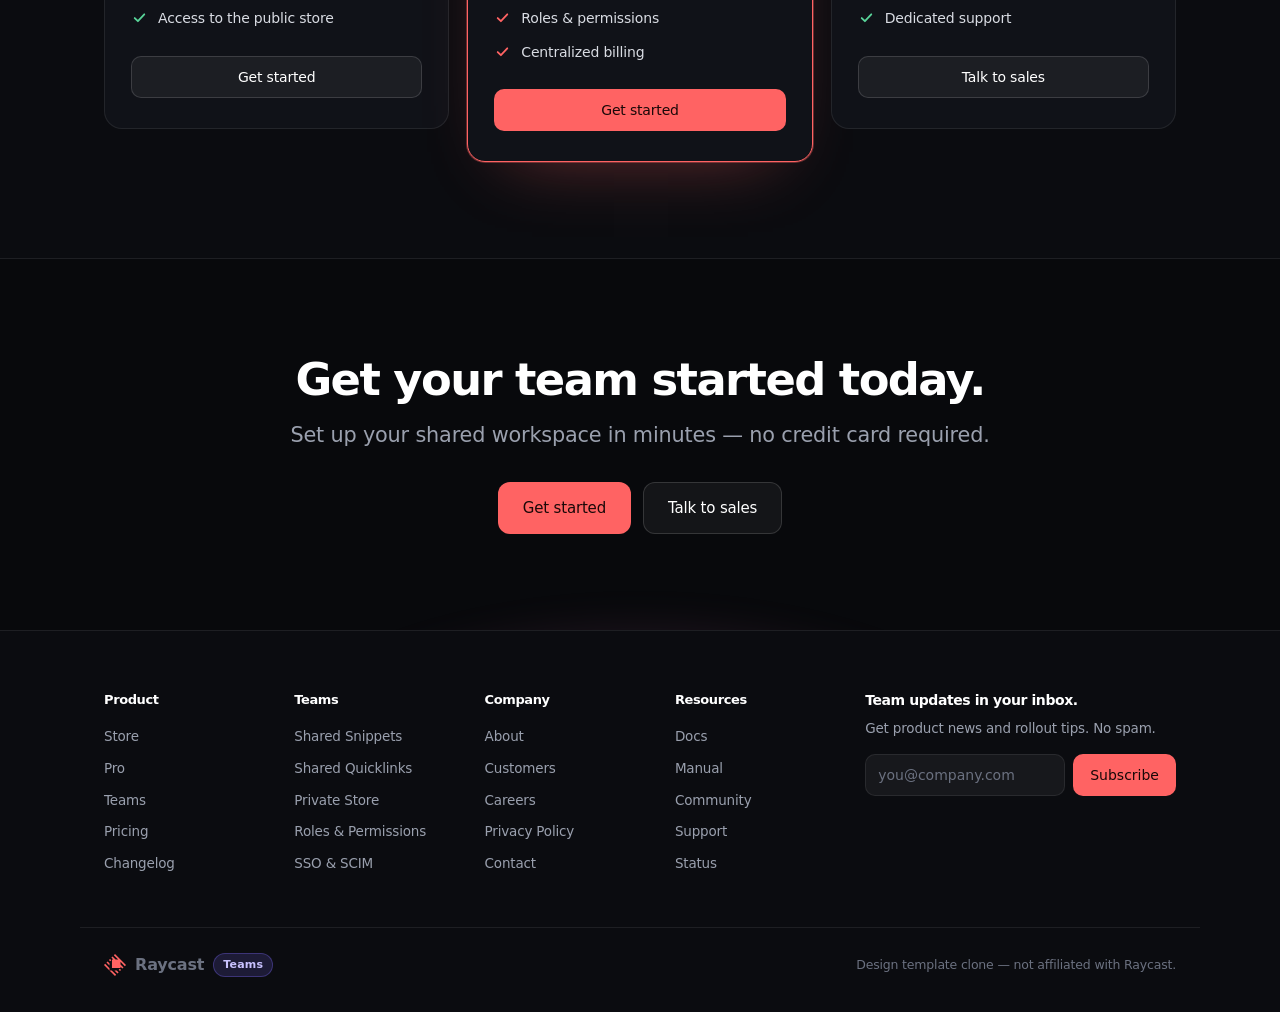
<file: raycast-teams/index.html>
<!DOCTYPE html>
<html lang="en">
<head>
  <meta charset="UTF-8" />
  <meta name="viewport" content="width=device-width, initial-scale=1.0" />
  <meta name="description" content="Raycast for Teams — share snippets, quicklinks, and private extensions across your whole company so everyone works faster, together." />
  <title>Raycast for Teams — Bring your team up to speed</title>
  <link rel="stylesheet" href="styles.css" />
</head>
<body>
  <!-- Navigation -->
  <header class="nav" id="top">
    <div class="wrap nav__inner">
      <a href="#top" class="logo" aria-label="Raycast for Teams">
        <svg class="logo__mark" width="26" height="26" viewBox="0 0 48 48" fill="none" aria-hidden="true">
          <path fill="#FF6363" fill-rule="evenodd" d="M12 30.99V36L-.01 23.99l2.516-2.499zM17.01 36H12l12.011 12.01 2.506-2.505zm28.487-9.497L48 24 24 0l-2.503 2.503L30.98 12h-5.732l-6.62-6.614-2.506 2.503 4.122 4.122h-2.869v18.625H36V27.77l4.122 4.122 2.503-2.506L36 22.747v-5.732zM13.253 10.747l-2.503 2.506 2.686 2.686 2.503-2.506zm21.314 21.314-2.495 2.503 2.686 2.686 2.506-2.503zM7.878 16.121l-2.503 2.504L12 25.253v-5.012zM27.756 36h-5.009l6.628 6.625 2.503-2.503z" clip-rule="evenodd"/>
        </svg>
        <span class="logo__word">Raycast</span>
        <span class="logo__badge">Teams</span>
      </a>

      <nav class="nav__menu" aria-label="Primary">
        <a href="#">Product</a>
        <a href="#">Store</a>
        <a href="#">Pro</a>
        <a href="#features">Teams</a>
        <a href="#pricing">Pricing</a>
      </nav>

      <div class="nav__actions">
        <a href="#" class="nav__login">Log in</a>
        <a href="#cta" class="btn btn--primary">Get started</a>
      </div>

      <button class="nav__burger" id="navToggle" aria-label="Open menu" aria-expanded="false">
        <span></span><span></span>
      </button>
    </div>

    <div class="nav__mobile" id="navMobile" hidden>
      <a href="#">Product</a>
      <a href="#">Store</a>
      <a href="#">Pro</a>
      <a href="#features">Teams</a>
      <a href="#pricing">Pricing</a>
      <a href="#" class="nav__login">Log in</a>
      <a href="#cta" class="btn btn--primary">Get started</a>
    </div>
  </header>

  <main>
    <!-- Hero -->
    <section class="hero">
      <div class="hero__glow" aria-hidden="true"></div>
      <div class="hero__grid" aria-hidden="true"></div>
      <div class="wrap hero__inner">
        <div class="hero__copy">
          <span class="eyebrow">RAYCAST FOR TEAMS</span>
          <h1 class="hero__title">Bring your team up to speed.</h1>
          <p class="hero__sub">
            Share snippets, quicklinks, and private extensions across your whole
            company — so everyone works faster, together.
          </p>
          <div class="hero__cta">
            <a href="#cta" class="btn btn--primary btn--lg">Get started</a>
            <a href="#pricing" class="btn btn--ghost btn--lg">Talk to sales</a>
          </div>
          <div class="hero__team">
            <div class="stack" aria-hidden="true">
              <span class="stack__av" style="--c:#FF6363">AK</span>
              <span class="stack__av" style="--c:#7C6BFF">RM</span>
              <span class="stack__av" style="--c:#59D499">JL</span>
              <span class="stack__av" style="--c:#56C2FF">TW</span>
              <span class="stack__av stack__av--more">+18</span>
            </div>
            <span class="hero__team-label">Trusted by fast-moving teams</span>
          </div>
        </div>

        <!-- Shared workspace card mockup -->
        <div class="tc" role="img" aria-label="Shared team workspace preview">
          <div class="tc__head">
            <span class="tc__brand">
              <svg width="16" height="16" viewBox="0 0 48 48" fill="none" aria-hidden="true"><path fill="#FF6363" fill-rule="evenodd" d="M12 30.99V36L-.01 23.99l2.516-2.499zM17.01 36H12l12.011 12.01 2.506-2.505zm28.487-9.497L48 24 24 0l-2.503 2.503L30.98 12h-5.732l-6.62-6.614-2.506 2.503 4.122 4.122h-2.869v18.625H36V27.77l4.122 4.122 2.503-2.506L36 22.747v-5.732zM13.253 10.747l-2.503 2.506 2.686 2.686 2.503-2.506zm21.314 21.314-2.495 2.503 2.686 2.686 2.506-2.503zM7.878 16.121l-2.503 2.504L12 25.253v-5.012zM27.756 36h-5.009l6.628 6.625 2.503-2.503z" clip-rule="evenodd"/></svg>
              Acme Inc · Workspace
            </span>
            <span class="tc__pill">
              <span class="tc__dot" aria-hidden="true"></span>
              Shared with team
            </span>
          </div>
          <div class="tc__list">
            <div class="tc__row">
              <span class="tc__ico" style="--c:#FF6363">
                <svg viewBox="0 0 16 16" fill="none" aria-hidden="true"><rect x="3.75" y="2.75" width="8.5" height="11.5" rx="1.75" stroke="currentColor" stroke-width="1.4"/><path d="M6 8h4M6 10.5h2.5" stroke="currentColor" stroke-width="1.4" stroke-linecap="round"/></svg>
              </span>
              <span class="tc__name">Support reply — refund</span>
              <span class="tc__meta">Snippet</span>
            </div>
            <div class="tc__row">
              <span class="tc__ico" style="--c:#7C6BFF">
                <svg viewBox="0 0 16 16" fill="none" aria-hidden="true"><path d="M6.6 9.4l2.8-2.8" stroke="currentColor" stroke-width="1.4" stroke-linecap="round"/><path d="M6.9 5.9 5.6 4.6a2.3 2.3 0 0 0-3.25 3.25L3.6 9.1" stroke="currentColor" stroke-width="1.4" stroke-linecap="round"/><path d="m9.1 10.1 1.3 1.3a2.3 2.3 0 0 0 3.25-3.25L12.4 6.9" stroke="currentColor" stroke-width="1.4" stroke-linecap="round"/></svg>
              </span>
              <span class="tc__name">Deploy dashboard</span>
              <span class="tc__meta">Quicklink</span>
            </div>
            <div class="tc__row">
              <span class="tc__ico" style="--c:#56C2FF">
                <svg viewBox="0 0 16 16" fill="none" aria-hidden="true"><rect x="2.5" y="3.25" width="11" height="9.5" rx="1.75" stroke="currentColor" stroke-width="1.4"/><path d="M2.75 6.5h10.5" stroke="currentColor" stroke-width="1.4"/></svg>
              </span>
              <span class="tc__name">Internal Admin Tools</span>
              <span class="tc__meta">Extension</span>
            </div>
          </div>
          <div class="tc__foot">
            <span class="stack stack--sm" aria-hidden="true">
              <span class="stack__av" style="--c:#FF6363">AK</span>
              <span class="stack__av" style="--c:#7C6BFF">RM</span>
              <span class="stack__av" style="--c:#59D499">JL</span>
            </span>
            <span class="tc__foot-note">24 members can install</span>
          </div>
        </div>
      </div>
    </section>

    <!-- Features -->
    <section class="section" id="features">
      <div class="wrap">
        <header class="head head--center">
          <h2 class="h2">Everything your team needs, in one place.</h2>
          <p class="lede">Standardize the way your team works, without slowing anyone down.</p>
        </header>
        <div class="feat-grid">
          <article class="feat">
            <span class="feat__ico" style="--c:#FF6363">
              <svg viewBox="0 0 24 24" fill="none" aria-hidden="true"><rect x="5" y="3.5" width="14" height="17" rx="2.5" stroke="currentColor" stroke-width="1.6"/><path d="M8.5 8.5h7M8.5 12h7M8.5 15.5h4" stroke="currentColor" stroke-width="1.6" stroke-linecap="round"/></svg>
            </span>
            <h3>Shared Snippets</h3>
            <p>Standardize responses and boilerplate across the team.</p>
          </article>
          <article class="feat">
            <span class="feat__ico" style="--c:#7C6BFF">
              <svg viewBox="0 0 24 24" fill="none" aria-hidden="true"><path d="M10 13a3.5 3.5 0 0 0 5 0l2.5-2.5a3.5 3.5 0 0 0-5-5L11 7" stroke="currentColor" stroke-width="1.6" stroke-linecap="round"/><path d="M14 11a3.5 3.5 0 0 0-5 0l-2.5 2.5a3.5 3.5 0 0 0 5 5L13 17" stroke="currentColor" stroke-width="1.6" stroke-linecap="round"/></svg>
            </span>
            <h3>Shared Quicklinks</h3>
            <p>One click to the tools and dashboards everyone uses.</p>
          </article>
          <article class="feat">
            <span class="feat__ico" style="--c:#56C2FF">
              <svg viewBox="0 0 24 24" fill="none" aria-hidden="true"><path d="M4 8.5 12 4l8 4.5-8 4.5-8-4.5Z" stroke="currentColor" stroke-width="1.6" stroke-linejoin="round"/><path d="m4 12 8 4.5L20 12M4 15.5 12 20l8-4.5" stroke="currentColor" stroke-width="1.6" stroke-linejoin="round"/></svg>
            </span>
            <h3>Private Store</h3>
            <p>Publish internal extensions only your org can install.</p>
          </article>
          <article class="feat">
            <span class="feat__ico" style="--c:#59D499">
              <svg viewBox="0 0 24 24" fill="none" aria-hidden="true"><path d="M4 18V9M9 18V5M14 18v-6M19 18v-9" stroke="currentColor" stroke-width="1.6" stroke-linecap="round"/></svg>
            </span>
            <h3>Team Activity</h3>
            <p>See what's shared and keep your workspace organized.</p>
          </article>
        </div>
      </div>
    </section>

    <!-- Built for teams -->
    <section class="section section--muted">
      <div class="wrap">
        <header class="head head--center">
          <h2 class="h2">Built for how teams actually work</h2>
          <p class="lede">Controls and integrations that scale from a squad to the whole company.</p>
        </header>
        <div class="work-grid">
          <article class="work">
            <span class="work__ico" style="--c:#FF6363">
              <svg viewBox="0 0 24 24" fill="none" aria-hidden="true"><circle cx="9" cy="8" r="3" stroke="currentColor" stroke-width="1.6"/><path d="M3.5 19a5.5 5.5 0 0 1 11 0" stroke="currentColor" stroke-width="1.6" stroke-linecap="round"/><path d="M16 6.2a3 3 0 0 1 0 5.6M17.5 19a5.5 5.5 0 0 0-3-4.9" stroke="currentColor" stroke-width="1.6" stroke-linecap="round"/></svg>
            </span>
            <h3>Roles &amp; permissions</h3>
            <p>Decide who can view, edit, and publish across every shared resource.</p>
          </article>
          <article class="work">
            <span class="work__ico" style="--c:#7C6BFF">
              <svg viewBox="0 0 24 24" fill="none" aria-hidden="true"><path d="M12 3.5 5 6v5c0 4.3 2.9 7.6 7 9 4.1-1.4 7-4.7 7-9V6l-7-2.5Z" stroke="currentColor" stroke-width="1.6" stroke-linejoin="round"/><path d="m9 12 2 2 4-4" stroke="currentColor" stroke-width="1.6" stroke-linecap="round" stroke-linejoin="round"/></svg>
            </span>
            <h3>SSO &amp; SCIM <span class="tagline">Enterprise</span></h3>
            <p>Onboard and offboard automatically with your identity provider.</p>
          </article>
          <article class="work">
            <span class="work__ico" style="--c:#56C2FF">
              <svg viewBox="0 0 24 24" fill="none" aria-hidden="true"><rect x="3.5" y="5.5" width="17" height="13" rx="2.5" stroke="currentColor" stroke-width="1.6"/><path d="M3.5 9.5h17" stroke="currentColor" stroke-width="1.6"/><path d="M6.5 14.5h4" stroke="currentColor" stroke-width="1.6" stroke-linecap="round"/></svg>
            </span>
            <h3>Centralized billing</h3>
            <p>One invoice for the whole team, with seats you can adjust anytime.</p>
          </article>
        </div>
      </div>
    </section>

    <!-- Testimonials -->
    <section class="section">
      <div class="wrap">
        <header class="head head--center">
          <h2 class="h2">Teams love rolling out Raycast.</h2>
          <p class="lede">From engineering to support, everyone gets faster together.</p>
        </header>
        <div class="chips">
          <span class="chip"><span class="av" style="--c:#FF6363">EM</span>Elena Marks <small>Head of Eng</small></span>
          <span class="chip"><span class="av" style="--c:#7C6BFF">DR</span>Diego Rivera <small>Design Lead</small></span>
          <span class="chip"><span class="av" style="--c:#59D499">SO</span>Sara Okonkwo <small>Support Lead</small></span>
          <span class="chip"><span class="av" style="--c:#56C2FF">KP</span>Kenji Park <small>Ops Manager</small></span>
        </div>
        <blockquote class="hero-quote">
          <p>We rolled out Raycast to <span class="gradient-text">our entire company in a week</span> — shared snippets and quicklinks meant everyone was productive on day one.</p>
          <footer><span class="av" style="--c:#7C6BFF">EM</span><cite>Elena Marks · Head of Engineering, Northwind</cite></footer>
        </blockquote>
      </div>
    </section>

    <!-- Pricing -->
    <section class="section section--muted" id="pricing">
      <div class="wrap">
        <header class="head head--center">
          <h2 class="h2">Simple pricing that scales with you.</h2>
          <p class="lede">Start free, upgrade when your team is ready.</p>
        </header>
        <div class="price-grid">
          <article class="price">
            <h3 class="price__name">Free</h3>
            <p class="price__amount"><span class="price__num">$0</span></p>
            <p class="price__note">For individuals getting started.</p>
            <ul class="price__list">
              <li>
                <svg class="check" viewBox="0 0 16 16" fill="none" aria-hidden="true"><path d="m3.5 8.5 3 3 6-6.5" stroke="currentColor" stroke-width="1.7" stroke-linecap="round" stroke-linejoin="round"/></svg>
                Unlimited personal snippets
              </li>
              <li>
                <svg class="check" viewBox="0 0 16 16" fill="none" aria-hidden="true"><path d="m3.5 8.5 3 3 6-6.5" stroke="currentColor" stroke-width="1.7" stroke-linecap="round" stroke-linejoin="round"/></svg>
                Personal quicklinks
              </li>
              <li>
                <svg class="check" viewBox="0 0 16 16" fill="none" aria-hidden="true"><path d="m3.5 8.5 3 3 6-6.5" stroke="currentColor" stroke-width="1.7" stroke-linecap="round" stroke-linejoin="round"/></svg>
                Access to the public store
              </li>
            </ul>
            <a href="#cta" class="btn btn--ghost price__btn">Get started</a>
          </article>

          <article class="price price--featured">
            <span class="price__tag">Recommended</span>
            <h3 class="price__name">Team</h3>
            <p class="price__amount"><span class="price__num">$8</span><span class="price__per">/member/mo</span></p>
            <p class="price__note">For teams that share their setup.</p>
            <ul class="price__list">
              <li>
                <svg class="check" viewBox="0 0 16 16" fill="none" aria-hidden="true"><path d="m3.5 8.5 3 3 6-6.5" stroke="currentColor" stroke-width="1.7" stroke-linecap="round" stroke-linejoin="round"/></svg>
                Shared snippets &amp; quicklinks
              </li>
              <li>
                <svg class="check" viewBox="0 0 16 16" fill="none" aria-hidden="true"><path d="m3.5 8.5 3 3 6-6.5" stroke="currentColor" stroke-width="1.7" stroke-linecap="round" stroke-linejoin="round"/></svg>
                Private extension store
              </li>
              <li>
                <svg class="check" viewBox="0 0 16 16" fill="none" aria-hidden="true"><path d="m3.5 8.5 3 3 6-6.5" stroke="currentColor" stroke-width="1.7" stroke-linecap="round" stroke-linejoin="round"/></svg>
                Roles &amp; permissions
              </li>
              <li>
                <svg class="check" viewBox="0 0 16 16" fill="none" aria-hidden="true"><path d="m3.5 8.5 3 3 6-6.5" stroke="currentColor" stroke-width="1.7" stroke-linecap="round" stroke-linejoin="round"/></svg>
                Centralized billing
              </li>
            </ul>
            <a href="#cta" class="btn btn--primary price__btn">Get started</a>
          </article>

          <article class="price">
            <h3 class="price__name">Enterprise</h3>
            <p class="price__amount"><span class="price__num">Custom</span></p>
            <p class="price__note">For organizations at scale.</p>
            <ul class="price__list">
              <li>
                <svg class="check" viewBox="0 0 16 16" fill="none" aria-hidden="true"><path d="m3.5 8.5 3 3 6-6.5" stroke="currentColor" stroke-width="1.7" stroke-linecap="round" stroke-linejoin="round"/></svg>
                Everything in Team
              </li>
              <li>
                <svg class="check" viewBox="0 0 16 16" fill="none" aria-hidden="true"><path d="m3.5 8.5 3 3 6-6.5" stroke="currentColor" stroke-width="1.7" stroke-linecap="round" stroke-linejoin="round"/></svg>
                SSO &amp; SCIM provisioning
              </li>
              <li>
                <svg class="check" viewBox="0 0 16 16" fill="none" aria-hidden="true"><path d="m3.5 8.5 3 3 6-6.5" stroke="currentColor" stroke-width="1.7" stroke-linecap="round" stroke-linejoin="round"/></svg>
                Dedicated support
              </li>
            </ul>
            <a href="#cta" class="btn btn--ghost price__btn">Talk to sales</a>
          </article>
        </div>
      </div>
    </section>

    <!-- CTA -->
    <section class="section cta" id="cta">
      <div class="cta__glow" aria-hidden="true"></div>
      <div class="wrap cta__inner">
        <h2 class="h2">Get your team started today.</h2>
        <p class="lede">Set up your shared workspace in minutes — no credit card required.</p>
        <div class="hero__cta hero__cta--center">
          <a href="#" class="btn btn--primary btn--lg">Get started</a>
          <a href="#" class="btn btn--ghost btn--lg">Talk to sales</a>
        </div>
      </div>
    </section>
  </main>

  <!-- Footer -->
  <footer class="footer">
    <div class="wrap footer__grid">
      <nav class="footer__col"><h4>Product</h4><a href="#">Store</a><a href="#">Pro</a><a href="#features">Teams</a><a href="#pricing">Pricing</a><a href="#">Changelog</a></nav>
      <nav class="footer__col"><h4>Teams</h4><a href="#">Shared Snippets</a><a href="#">Shared Quicklinks</a><a href="#">Private Store</a><a href="#">Roles &amp; Permissions</a><a href="#">SSO &amp; SCIM</a></nav>
      <nav class="footer__col"><h4>Company</h4><a href="#">About</a><a href="#">Customers</a><a href="#">Careers</a><a href="#">Privacy Policy</a><a href="#">Contact</a></nav>
      <nav class="footer__col"><h4>Resources</h4><a href="#">Docs</a><a href="#">Manual</a><a href="#">Community</a><a href="#">Support</a><a href="#">Status</a></nav>
      <div class="footer__news">
        <h4>Team updates in your inbox.</h4>
        <p>Get product news and rollout tips. No spam.</p>
        <form class="news__form" onsubmit="return false;">
          <input type="email" placeholder="you@company.com" aria-label="Email address" />
          <button type="submit" class="btn btn--primary">Subscribe</button>
        </form>
      </div>
    </div>
    <div class="wrap footer__bottom">
      <a href="#top" class="logo">
        <svg class="logo__mark" width="22" height="22" viewBox="0 0 48 48" fill="none" aria-hidden="true"><path fill="#FF6363" fill-rule="evenodd" d="M12 30.99V36L-.01 23.99l2.516-2.499zM17.01 36H12l12.011 12.01 2.506-2.505zm28.487-9.497L48 24 24 0l-2.503 2.503L30.98 12h-5.732l-6.62-6.614-2.506 2.503 4.122 4.122h-2.869v18.625H36V27.77l4.122 4.122 2.503-2.506L36 22.747v-5.732zM13.253 10.747l-2.503 2.506 2.686 2.686 2.503-2.506zm21.314 21.314-2.495 2.503 2.686 2.686 2.506-2.503zM7.878 16.121l-2.503 2.504L12 25.253v-5.012zM27.756 36h-5.009l6.628 6.625 2.503-2.503z" clip-rule="evenodd"/></svg>
        <span class="logo__word">Raycast</span>
        <span class="logo__badge">Teams</span>
      </a>
      <small>Design template clone — not affiliated with Raycast.</small>
    </div>
  </footer>

  <script src="../compare-bar.js"></script>
  <script src="script.js"></script>
</body>
</html>
</file>
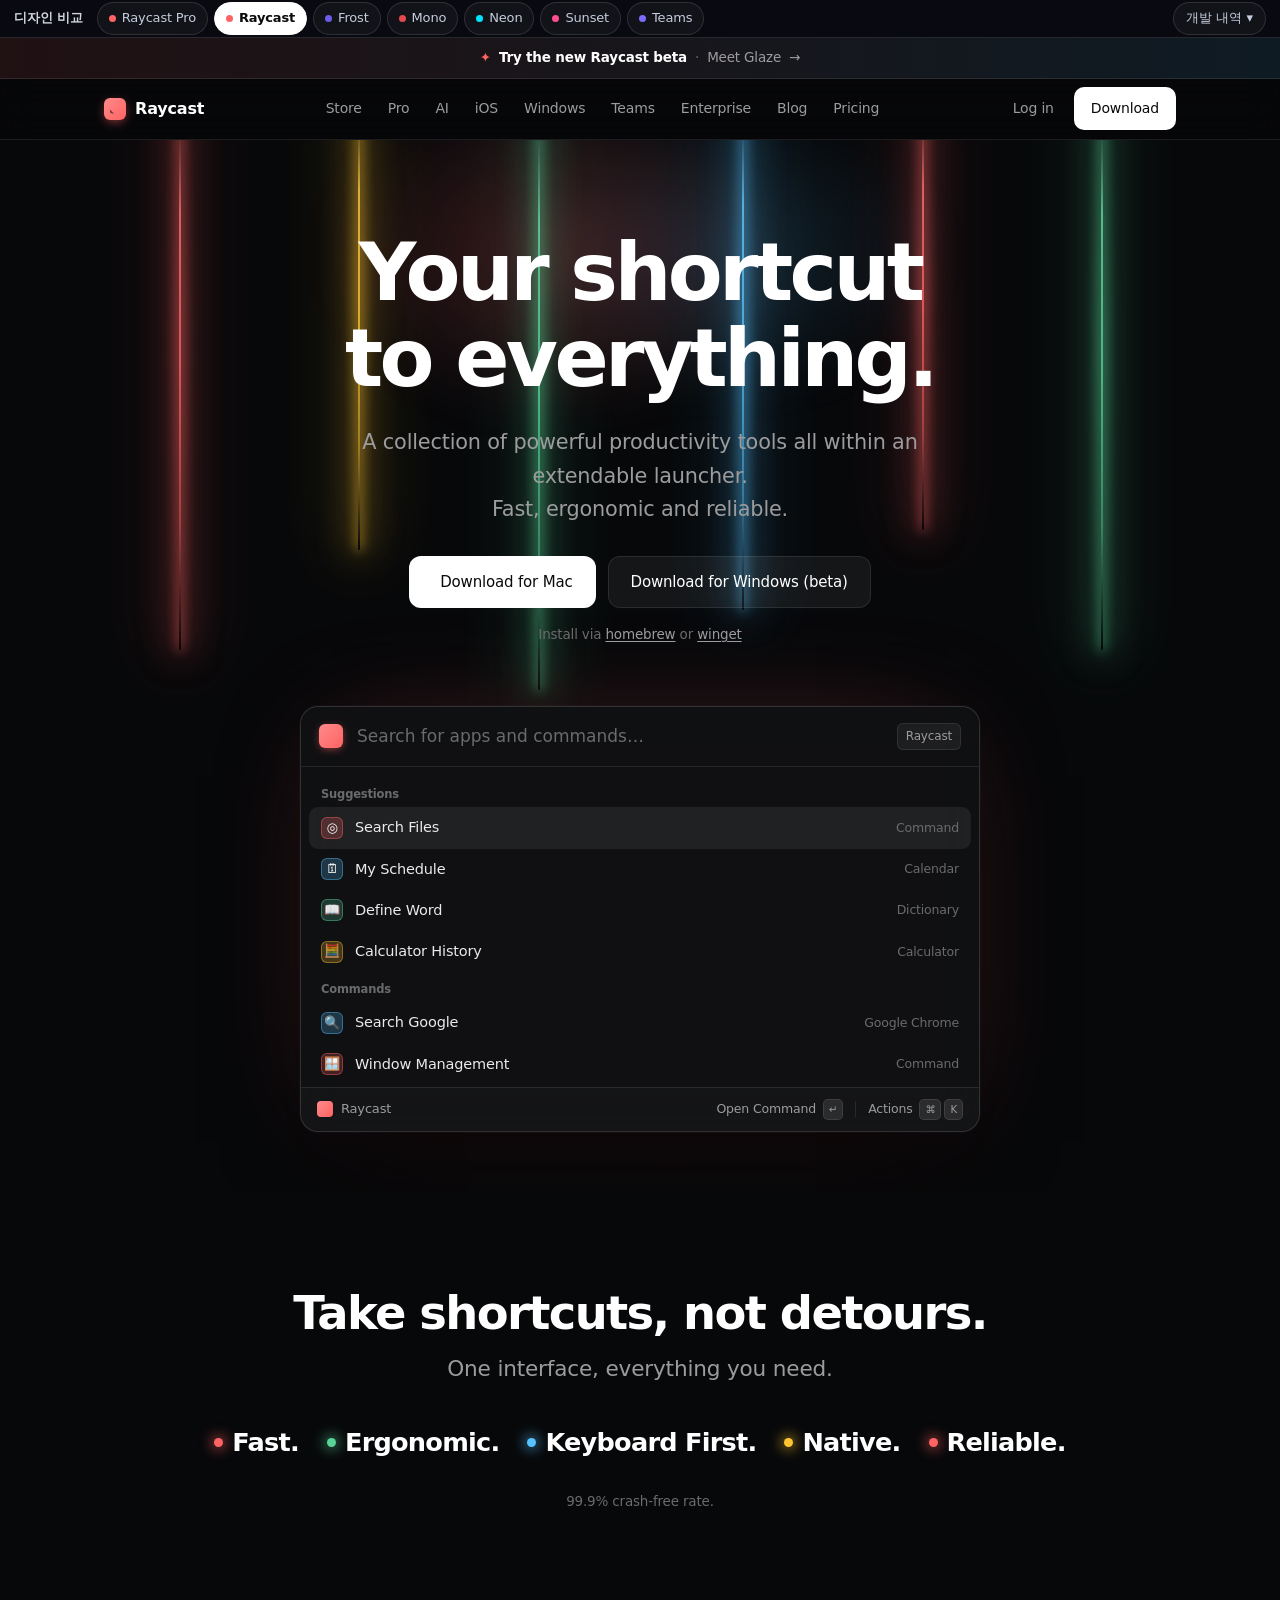
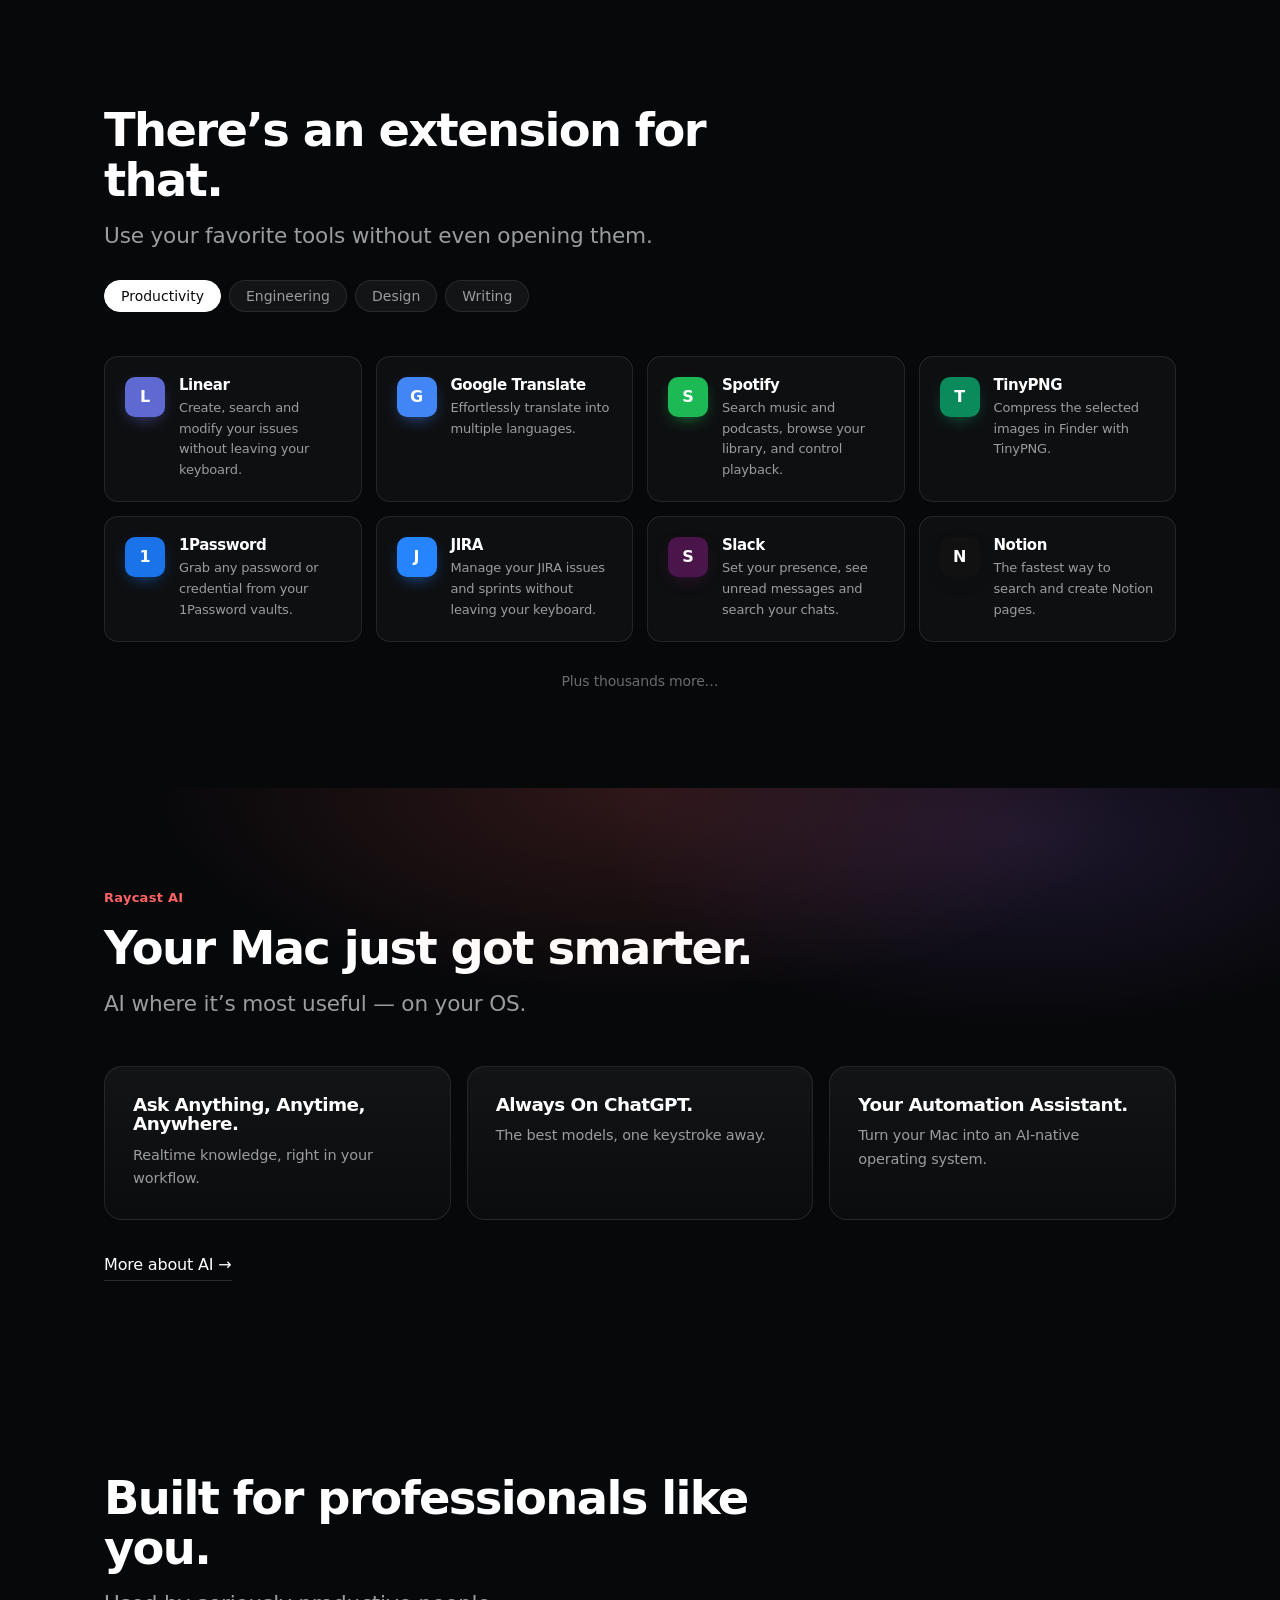
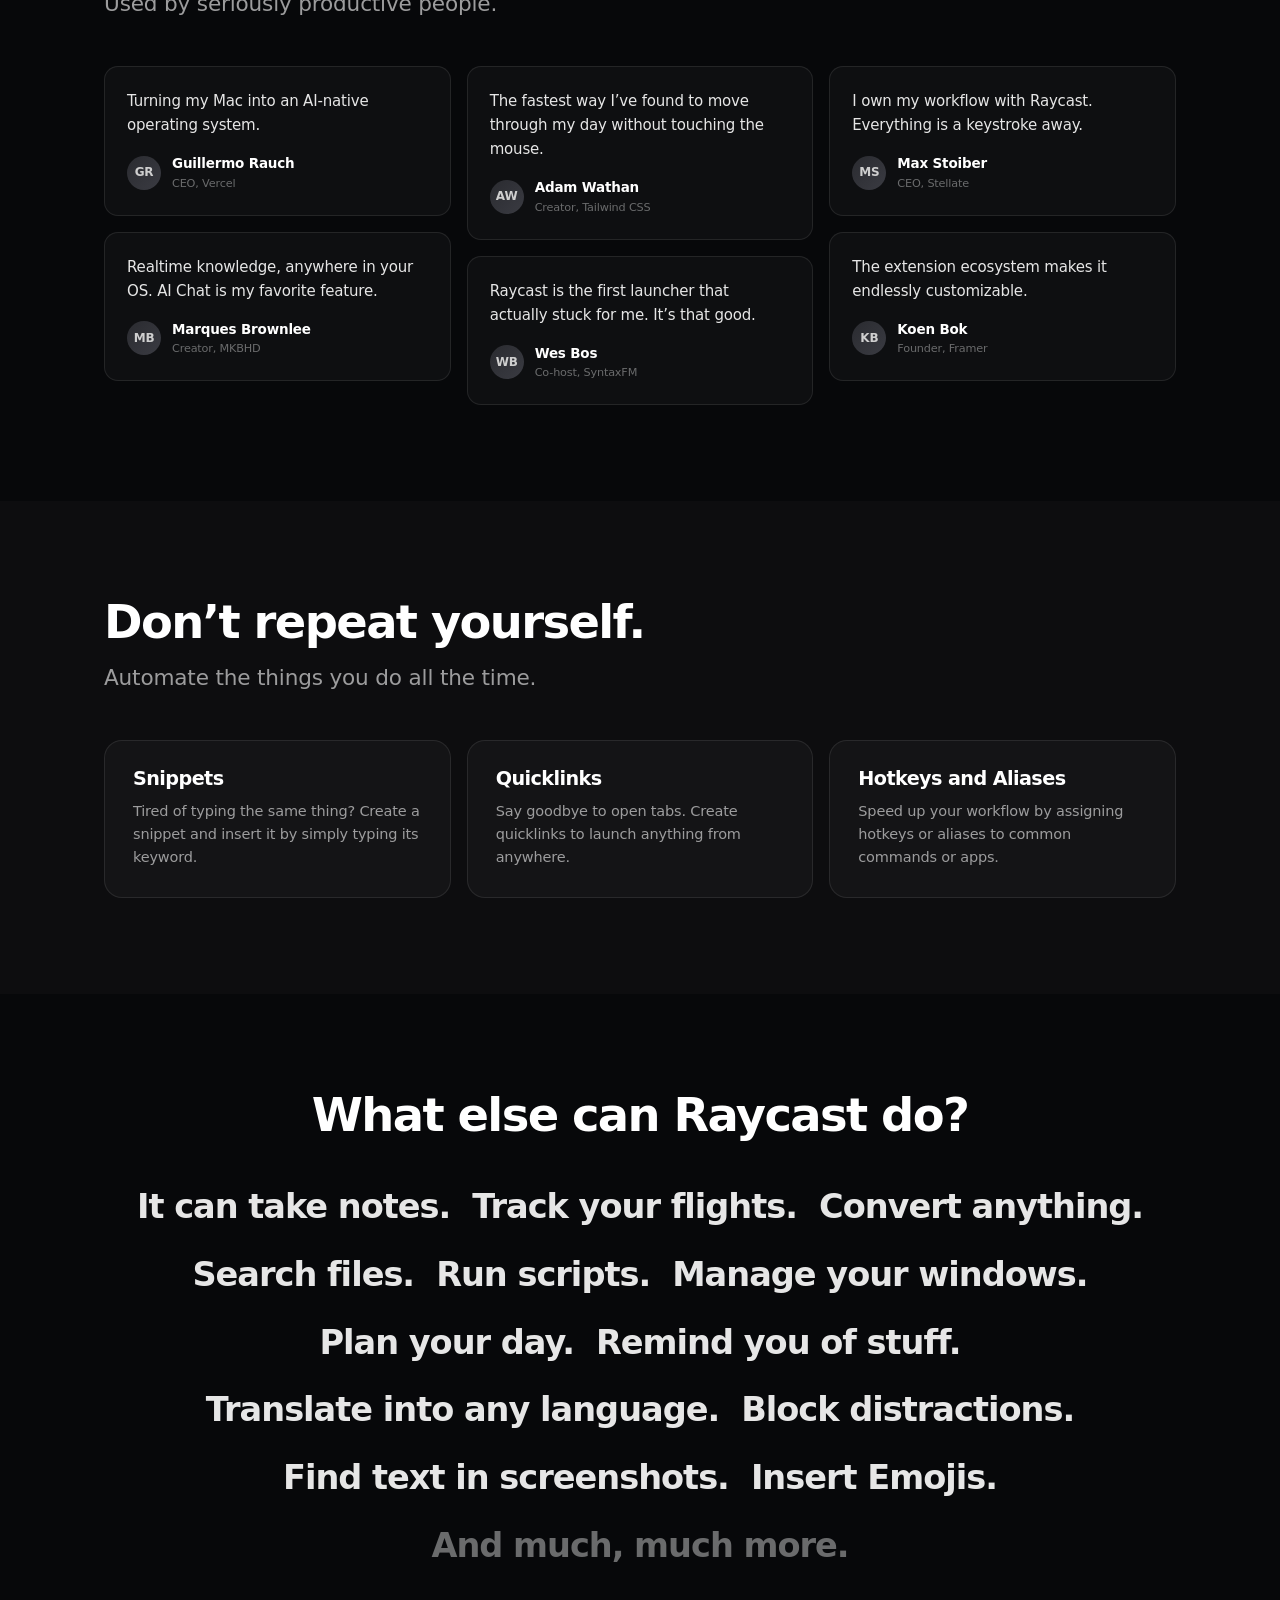
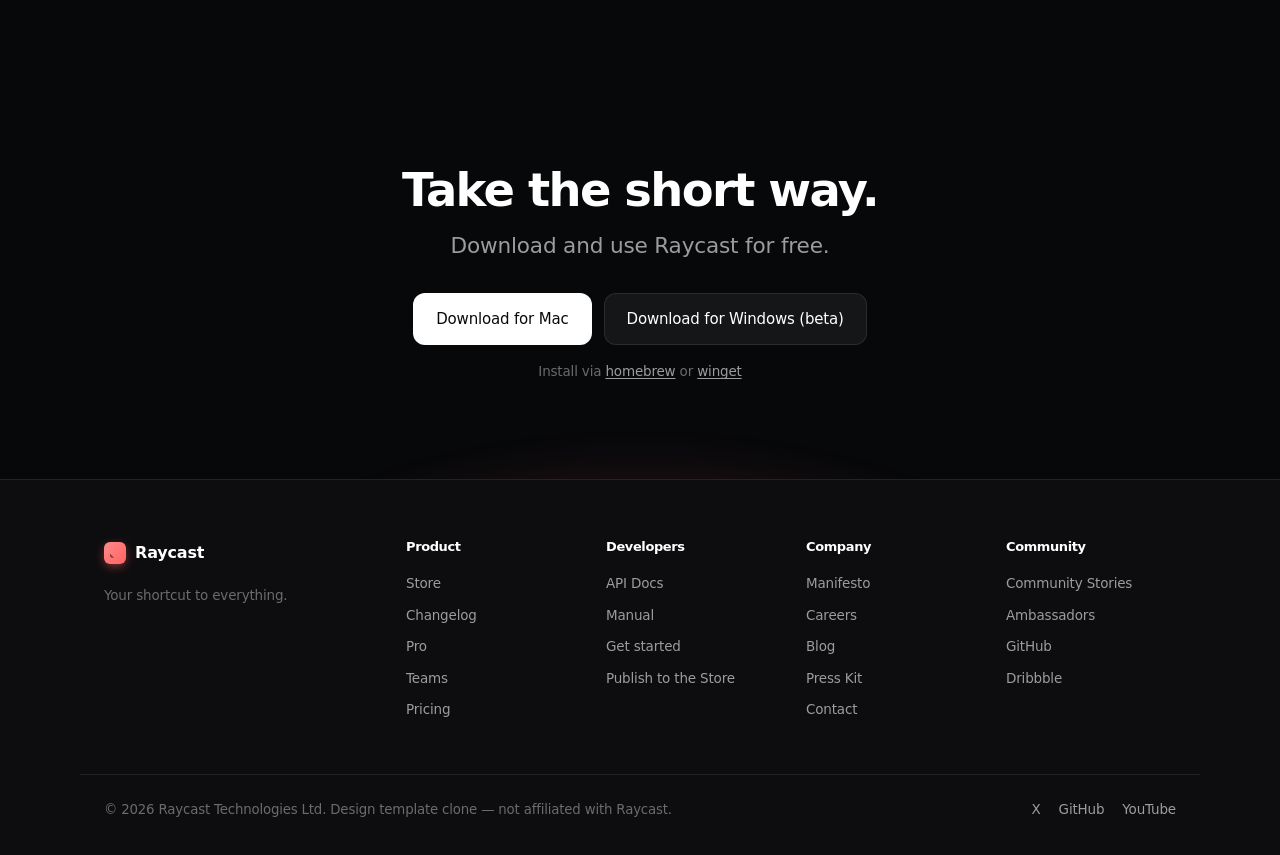
<file: raycast/index.html>
<!DOCTYPE html>
<html lang="en">
<head>
  <meta charset="UTF-8" />
  <meta name="viewport" content="width=device-width, initial-scale=1.0" />
  <meta name="description" content="Your shortcut to everything. A collection of powerful productivity tools all within an extendable launcher. Fast, ergonomic and reliable." />
  <title>Raycast · Your shortcut to everything</title>
  <link rel="stylesheet" href="styles.css" />
</head>
<body>
  <!-- Announcement banner -->
  <a class="banner" href="#">
    <span class="banner__spark">✦</span>
    <strong>Try the new Raycast beta</strong>
    <span class="banner__sep">·</span>
    <span>Meet Glaze</span>
    <span class="banner__arrow">→</span>
  </a>

  <!-- Navigation -->
  <header class="nav" id="top">
    <div class="wrap nav__inner">
      <a href="#top" class="logo" aria-label="Raycast">
        <span class="logo__mark" aria-hidden="true"></span>
        <span class="logo__word">Raycast</span>
      </a>

      <nav class="nav__menu" aria-label="Primary">
        <a href="#extensions">Store</a>
        <a href="#ai">Pro</a>
        <a href="#ai">AI</a>
        <a href="#">iOS</a>
        <a href="#">Windows</a>
        <a href="#teams">Teams</a>
        <a href="#">Enterprise</a>
        <a href="#">Blog</a>
        <a href="#cta">Pricing</a>
      </nav>

      <div class="nav__actions">
        <a href="#" class="nav__login">Log in</a>
        <a href="#cta" class="btn btn--primary">Download</a>
      </div>

      <button class="nav__burger" id="navToggle" aria-label="Open menu" aria-expanded="false">
        <span></span><span></span>
      </button>
    </div>

    <div class="nav__mobile" id="navMobile" hidden>
      <a href="#extensions">Store</a>
      <a href="#ai">Pro</a>
      <a href="#ai">AI</a>
      <a href="#teams">Teams</a>
      <a href="#cta">Pricing</a>
      <a href="#" class="nav__login">Log in</a>
      <a href="#cta" class="btn btn--primary">Download</a>
    </div>
  </header>

  <main>
    <!-- Hero -->
    <section class="hero">
      <div class="hero__glow" aria-hidden="true"></div>
      <div class="hero__rays" aria-hidden="true">
        <span class="ray" style="--c:#FF6363; --x:14%; --h:560px; --d:0s"></span>
        <span class="ray" style="--c:#FFC531; --x:28%; --h:460px; --d:.6s"></span>
        <span class="ray" style="--c:#59D499; --x:42%; --h:600px; --d:1.1s"></span>
        <span class="ray" style="--c:#56C2FF; --x:58%; --h:520px; --d:.3s"></span>
        <span class="ray" style="--c:#FF6363; --x:72%; --h:440px; --d:1.4s"></span>
        <span class="ray" style="--c:#59D499; --x:86%; --h:560px; --d:.9s"></span>
      </div>
      <div class="wrap hero__inner">
        <h1 class="hero__title">Your shortcut<br />to everything.</h1>
        <p class="hero__sub">
          A collection of powerful productivity tools all within an
          extendable launcher.<br class="hide-sm" /> Fast, ergonomic and reliable.
        </p>
        <div class="hero__cta">
          <a href="#cta" class="btn btn--primary btn--lg">
            <span aria-hidden="true"></span> Download for Mac
          </a>
          <a href="#cta" class="btn btn--ghost btn--lg">Download for Windows (beta)</a>
        </div>
        <p class="hero__note">Install via <a href="#">homebrew</a> or <a href="#">winget</a></p>

        <!-- Command bar mockup (signature) -->
        <div class="raycast-ui" aria-hidden="true">
          <div class="rc__search">
            <span class="rc__appicon rc__appicon--ray"></span>
            <input class="rc__input" value="" placeholder="Search for apps and commands…" readonly />
            <span class="rc__tag">Raycast</span>
          </div>
          <div class="rc__body">
            <p class="rc__group">Suggestions</p>
            <ul class="rc__list">
              <li class="rc__row is-active">
                <span class="rc__ico" style="--c:#FF6363">◎</span>
                <span class="rc__name">Search Files</span>
                <span class="rc__type">Command</span>
              </li>
              <li class="rc__row">
                <span class="rc__ico" style="--c:#56C2FF">🗓</span>
                <span class="rc__name">My Schedule</span>
                <span class="rc__type">Calendar</span>
              </li>
              <li class="rc__row">
                <span class="rc__ico" style="--c:#59D499">📖</span>
                <span class="rc__name">Define Word</span>
                <span class="rc__type">Dictionary</span>
              </li>
              <li class="rc__row">
                <span class="rc__ico" style="--c:#FFC531">🧮</span>
                <span class="rc__name">Calculator History</span>
                <span class="rc__type">Calculator</span>
              </li>
            </ul>
            <p class="rc__group">Commands</p>
            <ul class="rc__list">
              <li class="rc__row">
                <span class="rc__ico" style="--c:#56C2FF">🔍</span>
                <span class="rc__name">Search Google</span>
                <span class="rc__type">Google Chrome</span>
              </li>
              <li class="rc__row">
                <span class="rc__ico" style="--c:#FF6363">🪟</span>
                <span class="rc__name">Window Management</span>
                <span class="rc__type">Command</span>
              </li>
            </ul>
          </div>
          <div class="rc__footer">
            <span class="rc__brand"><span class="rc__brandmark"></span> Raycast</span>
            <div class="rc__foot-actions">
              <span class="rc__open">Open Command <kbd>↵</kbd></span>
              <span class="rc__divider"></span>
              <span class="rc__actions">Actions <kbd>⌘</kbd><kbd>K</kbd></span>
            </div>
          </div>
        </div>
      </div>
    </section>

    <!-- Feature strip -->
    <section class="section strip">
      <div class="wrap">
        <h2 class="h2">Take shortcuts, not detours.</h2>
        <p class="lede">One interface, everything you need.</p>
        <ul class="pills">
          <li><span class="dot" style="--c:#FF6363"></span> Fast.</li>
          <li><span class="dot" style="--c:#59D499"></span> Ergonomic.</li>
          <li><span class="dot" style="--c:#56C2FF"></span> Keyboard First.</li>
          <li><span class="dot" style="--c:#FFC531"></span> Native.</li>
          <li><span class="dot" style="--c:#FF6363"></span> Reliable.</li>
        </ul>
        <p class="strip__meta">99.9% crash-free rate.</p>
      </div>
    </section>

    <!-- Extensions -->
    <section class="section" id="extensions">
      <div class="wrap">
        <header class="head">
          <h2 class="h2">There’s an extension for that.</h2>
          <p class="lede">Use your favorite tools without even opening them.</p>
          <div class="tabs" role="tablist">
            <button class="tab is-active">Productivity</button>
            <button class="tab">Engineering</button>
            <button class="tab">Design</button>
            <button class="tab">Writing</button>
          </div>
        </header>

        <div class="ext-grid">
          <article class="ext"><span class="ext__ico" style="--c:#5E6AD2">L</span><div><h3>Linear</h3><p>Create, search and modify your issues without leaving your keyboard.</p></div></article>
          <article class="ext"><span class="ext__ico" style="--c:#4285F4">G</span><div><h3>Google Translate</h3><p>Effortlessly translate into multiple languages.</p></div></article>
          <article class="ext"><span class="ext__ico" style="--c:#1DB954">S</span><div><h3>Spotify</h3><p>Search music and podcasts, browse your library, and control playback.</p></div></article>
          <article class="ext"><span class="ext__ico" style="--c:#0B8A5B">T</span><div><h3>TinyPNG</h3><p>Compress the selected images in Finder with TinyPNG.</p></div></article>
          <article class="ext"><span class="ext__ico" style="--c:#1A73E8">1</span><div><h3>1Password</h3><p>Grab any password or credential from your 1Password vaults.</p></div></article>
          <article class="ext"><span class="ext__ico" style="--c:#2684FF">J</span><div><h3>JIRA</h3><p>Manage your JIRA issues and sprints without leaving your keyboard.</p></div></article>
          <article class="ext"><span class="ext__ico" style="--c:#4A154B">S</span><div><h3>Slack</h3><p>Set your presence, see unread messages and search your chats.</p></div></article>
          <article class="ext"><span class="ext__ico" style="--c:#111111">N</span><div><h3>Notion</h3><p>The fastest way to search and create Notion pages.</p></div></article>
        </div>
        <p class="ext-more">Plus thousands more…</p>
      </div>
    </section>

    <!-- AI -->
    <section class="section ai" id="ai">
      <div class="ai__glow" aria-hidden="true"></div>
      <div class="wrap">
        <header class="head">
          <span class="eyebrow">Raycast AI</span>
          <h2 class="h2">Your Mac just got smarter.</h2>
          <p class="lede">AI where it’s most useful — on your OS.</p>
        </header>
        <div class="ai-cards">
          <div class="ai-card"><h3>Ask Anything, Anytime, Anywhere.</h3><p>Realtime knowledge, right in your workflow.</p></div>
          <div class="ai-card"><h3>Always On ChatGPT.</h3><p>The best models, one keystroke away.</p></div>
          <div class="ai-card"><h3>Your Automation Assistant.</h3><p>Turn your Mac into an AI-native operating system.</p></div>
        </div>
        <a href="#" class="link-arrow">More about AI →</a>
      </div>
    </section>

    <!-- Testimonials -->
    <section class="section" id="teams">
      <div class="wrap">
        <header class="head">
          <h2 class="h2">Built for professionals like you.</h2>
          <p class="lede">Used by seriously productive people.</p>
        </header>
        <div class="quotes">
          <blockquote class="quote"><p>Turning my Mac into an AI-native operating system.</p><footer><span class="av">GR</span><cite>Guillermo Rauch<small>CEO, Vercel</small></cite></footer></blockquote>
          <blockquote class="quote"><p>Realtime knowledge, anywhere in your OS. AI Chat is my favorite feature.</p><footer><span class="av">MB</span><cite>Marques Brownlee<small>Creator, MKBHD</small></cite></footer></blockquote>
          <blockquote class="quote"><p>The fastest way I’ve found to move through my day without touching the mouse.</p><footer><span class="av">AW</span><cite>Adam Wathan<small>Creator, Tailwind CSS</small></cite></footer></blockquote>
          <blockquote class="quote"><p>Raycast is the first launcher that actually stuck for me. It’s that good.</p><footer><span class="av">WB</span><cite>Wes Bos<small>Co-host, SyntaxFM</small></cite></footer></blockquote>
          <blockquote class="quote"><p>I own my workflow with Raycast. Everything is a keystroke away.</p><footer><span class="av">MS</span><cite>Max Stoiber<small>CEO, Stellate</small></cite></footer></blockquote>
          <blockquote class="quote"><p>The extension ecosystem makes it endlessly customizable.</p><footer><span class="av">KB</span><cite>Koen Bok<small>Founder, Framer</small></cite></footer></blockquote>
        </div>
      </div>
    </section>

    <!-- Automate -->
    <section class="section section--muted">
      <div class="wrap">
        <header class="head">
          <h2 class="h2">Don’t repeat yourself.</h2>
          <p class="lede">Automate the things you do all the time.</p>
        </header>
        <div class="auto-grid">
          <article class="auto"><h3>Snippets</h3><p>Tired of typing the same thing? Create a snippet and insert it by simply typing its keyword.</p></article>
          <article class="auto"><h3>Quicklinks</h3><p>Say goodbye to open tabs. Create quicklinks to launch anything from anywhere.</p></article>
          <article class="auto"><h3>Hotkeys and Aliases</h3><p>Speed up your workflow by assigning hotkeys or aliases to common commands or apps.</p></article>
        </div>
      </div>
    </section>

    <!-- What else -->
    <section class="section whatelse">
      <div class="wrap">
        <h2 class="h2 center">What else can Raycast do?</h2>
        <ul class="marquee-list">
          <li>It can take notes.</li><li>Track your flights.</li><li>Convert anything.</li>
          <li>Search files.</li><li>Run scripts.</li><li>Manage your windows.</li>
          <li>Plan your day.</li><li>Remind you of stuff.</li><li>Translate into any language.</li>
          <li>Block distractions.</li><li>Find text in screenshots.</li><li>Insert Emojis.</li>
          <li class="muted">And much, much more.</li>
        </ul>
      </div>
    </section>

    <!-- CTA -->
    <section class="section cta" id="cta">
      <div class="cta__glow" aria-hidden="true"></div>
      <div class="wrap cta__inner">
        <h2 class="h2">Take the short way.</h2>
        <p class="lede">Download and use Raycast for free.</p>
        <div class="hero__cta">
          <a href="#" class="btn btn--primary btn--lg">Download for Mac</a>
          <a href="#" class="btn btn--ghost btn--lg">Download for Windows (beta)</a>
        </div>
        <p class="hero__note">Install via <a href="#">homebrew</a> or <a href="#">winget</a></p>
      </div>
    </section>
  </main>

  <!-- Footer -->
  <footer class="footer">
    <div class="wrap footer__grid">
      <div class="footer__brand">
        <a href="#top" class="logo"><span class="logo__mark" aria-hidden="true"></span><span class="logo__word">Raycast</span></a>
        <p>Your shortcut to everything.</p>
      </div>
      <nav class="footer__col"><h4>Product</h4><a href="#">Store</a><a href="#">Changelog</a><a href="#">Pro</a><a href="#">Teams</a><a href="#cta">Pricing</a></nav>
      <nav class="footer__col"><h4>Developers</h4><a href="#">API Docs</a><a href="#">Manual</a><a href="#">Get started</a><a href="#">Publish to the Store</a></nav>
      <nav class="footer__col"><h4>Company</h4><a href="#">Manifesto</a><a href="#">Careers</a><a href="#">Blog</a><a href="#">Press Kit</a><a href="#">Contact</a></nav>
      <nav class="footer__col"><h4>Community</h4><a href="#">Community Stories</a><a href="#">Ambassadors</a><a href="#">GitHub</a><a href="#">Dribbble</a></nav>
    </div>
    <div class="wrap footer__bottom">
      <small>© 2026 Raycast Technologies Ltd. Design template clone — not affiliated with Raycast.</small>
      <div class="footer__social"><a href="#" aria-label="X">X</a><a href="#" aria-label="GitHub">GitHub</a><a href="#" aria-label="YouTube">YouTube</a></div>
    </div>
  </footer>

  <script src="../compare-bar.js"></script>
  <script src="script.js"></script>
</body>
</html>
</file>
<file: raycast-frost/styles.css>
/* =========================================================
   Raycast — "Frost" edition
   Light, airy, frosted-glass design. Pastel aurora mesh,
   dark-slate text, calm indigo/violet accent.
   ========================================================= */

:root {
  /* Surfaces */
  --bg:          #f6f7fb;
  --bg-2:        #eef1f8;
  --glass:       rgba(255, 255, 255, .55);
  --glass-2:     rgba(255, 255, 255, .70);
  --glass-solid: rgba(255, 255, 255, .85);
  --border:      rgba(27, 32, 48, .10);
  --border-2:    rgba(27, 32, 48, .16);

  /* Text */
  --text:      #1b2030;
  --heading:   #1b2030;
  --muted:     #55607a;
  --muted-2:   #8892a8;

  /* Accent + aurora pastels */
  --accent:      #6c5ce7;
  --accent-soft: rgba(108, 92, 231, .12);
  --mint:        #9fe8d2;
  --lavender:    #c9bcf5;
  --peach:       #ffd6ba;
  --sky:         #bfe3ff;

  /* Shape */
  --radius:    14px;
  --radius-lg: 20px;
  --wrap:      1120px;
  --shadow:    0 18px 50px -24px rgba(27, 32, 48, .30);
  --shadow-sm: 0 8px 24px -14px rgba(27, 32, 48, .28);

  color-scheme: light;
}

* { box-sizing: border-box; }
html { scroll-behavior: smooth; }
body {
  margin: 0;
  background: var(--bg);
  color: var(--text);
  font-family: system-ui, -apple-system, "Segoe UI", Roboto, "Helvetica Neue", Arial, sans-serif;
  line-height: 1.6;
  letter-spacing: -.011em;
  -webkit-font-smoothing: antialiased;
}
a { color: inherit; text-decoration: none; }
ul { margin: 0; padding: 0; list-style: none; }
h1, h2, h3, h4 { margin: 0; color: var(--heading); font-weight: 600; letter-spacing: -.03em; line-height: 1.1; }
p { margin: 0; }
kbd {
  font-family: inherit; font-size: .82em;
  background: rgba(27,32,48,.06); border: 1px solid var(--border);
  border-radius: 5px; padding: 1px 5px; min-width: 18px; display: inline-block; text-align: center;
}

.wrap { width: 100%; max-width: var(--wrap); margin-inline: auto; padding-inline: 24px; }
.center { text-align: center; }

/* ---------- Buttons ---------- */
.btn {
  --pad: 9px 16px;
  display: inline-flex; align-items: center; gap: 8px;
  padding: var(--pad); border-radius: 11px;
  font-size: 14px; font-weight: 550; border: 1px solid transparent;
  cursor: pointer; transition: transform .12s ease, background .2s ease, border-color .2s ease, box-shadow .2s ease;
}
.btn--lg { --pad: 13px 22px; font-size: 15px; border-radius: 13px; }
.btn--primary { background: var(--accent); color: #fff; box-shadow: 0 10px 26px -12px rgba(108,92,231,.7); }
.btn--primary:hover { transform: translateY(-1px); box-shadow: 0 16px 34px -12px rgba(108,92,231,.75); }
.btn--ghost { background: var(--glass-2); color: var(--heading); border-color: var(--border-2); backdrop-filter: blur(8px); }
.btn--ghost:hover { background: var(--glass-solid); border-color: var(--accent); }

/* ---------- Navigation ---------- */
.nav {
  position: sticky; top: 0; z-index: 50;
  background: rgba(246,247,251,.72);
  backdrop-filter: blur(18px) saturate(140%);
  -webkit-backdrop-filter: blur(18px) saturate(140%);
  border-bottom: 1px solid var(--border);
}
.nav__inner { display: flex; align-items: center; gap: 20px; height: 62px; }
.logo { display: inline-flex; align-items: center; gap: 9px; font-weight: 600; }
.logo__word { font-size: 16px; }
.nav__menu { display: flex; gap: 4px; margin-inline: auto; }
.nav__menu a { color: var(--muted); font-size: 14px; padding: 7px 11px; border-radius: 9px; transition: color .15s, background .15s; }
.nav__menu a:hover { color: var(--heading); background: rgba(27,32,48,.05); }
.nav__actions { display: flex; align-items: center; gap: 8px; }
.nav__login { color: var(--muted); font-size: 14px; padding: 8px 12px; }
.nav__login:hover { color: var(--heading); }

.nav__burger { display: none; flex-direction: column; gap: 4px; width: 40px; height: 40px; align-items: center; justify-content: center; background: var(--glass-2); border: 1px solid var(--border); border-radius: 10px; cursor: pointer; }
.nav__burger span { width: 16px; height: 1.8px; background: var(--heading); border-radius: 2px; }
.nav__mobile { display: none; flex-direction: column; gap: 4px; padding: 14px 24px 20px; background: rgba(246,247,251,.95); backdrop-filter: blur(18px); border-bottom: 1px solid var(--border); }
.nav__mobile:not([hidden]) { display: flex; }
.nav__mobile a { color: var(--muted); padding: 9px 4px; font-size: 15px; }
.nav__mobile a.btn { color: #fff; justify-content: center; margin-top: 6px; }

/* ---------- Hero ---------- */
.hero { position: relative; overflow: hidden; padding: 150px 0 90px; text-align: center; }
.hero__inner { position: relative; z-index: 2; display: flex; flex-direction: column; align-items: center; gap: 30px; }

/* Aurora pastel mesh — blurred radial blobs behind hero */
.aurora { position: absolute; inset: -10% -5% auto -5%; height: 130%; z-index: 0; pointer-events: none; overflow: hidden; }
.blob {
  position: absolute; border-radius: 50%; filter: blur(80px);
  opacity: .8; will-change: transform;
  animation: blob-drift 22s ease-in-out infinite;
}
.blob--mint     { width: 46vw; height: 46vw; max-width: 620px; max-height: 620px; top: -6%;  left: 6%;  background: var(--mint);     animation-delay: 0s; }
.blob--lavender { width: 42vw; height: 42vw; max-width: 560px; max-height: 560px; top: 2%;   left: 44%; background: var(--lavender); animation-delay: -6s; }
.blob--peach    { width: 38vw; height: 38vw; max-width: 500px; max-height: 500px; top: 26%;  left: 22%; background: var(--peach);    animation-delay: -11s; }
.blob--sky      { width: 44vw; height: 44vw; max-width: 600px; max-height: 600px; top: 14%;  left: 68%; background: var(--sky);      animation-delay: -16s; }
@keyframes blob-drift {
  0%, 100% { transform: translate(0, 0) scale(1); }
  33%      { transform: translate(4%, 5%) scale(1.08); }
  66%      { transform: translate(-4%, -3%) scale(.95); }
}

.hero__title {
  font-size: clamp(2.6rem, 6.2vw, 4.4rem);
  font-weight: 600; letter-spacing: -.035em; line-height: 1.08;
  max-width: 640px; margin: 0 auto; text-wrap: balance;
}
.hero__sub {
  color: var(--muted); font-size: clamp(1.05rem, 2vw, 1.25rem);
  max-width: 640px; margin: 0 auto; text-wrap: balance;
}
.hero__cta { display: flex; gap: 12px; justify-content: center; flex-wrap: wrap; }
.hero__meta { display: flex; align-items: center; gap: 14px; justify-content: center; flex-wrap: wrap; }
.hero__pkg { font: inherit; font-size: 13.5px; color: var(--muted); background: none; border: none; cursor: pointer; text-decoration: underline; text-underline-offset: 2px; }
.hero__pkg:hover { color: var(--heading); }
.hero__beta { font-size: 13.5px; color: var(--muted); }
.hero__beta:hover { color: var(--heading); }

/* ---------- Frosted command-bar mockup ---------- */
.rc {
  width: min(560px, 100%); margin: 20px auto 0; text-align: left;
  background: var(--glass-2);
  border: 1px solid rgba(255,255,255,.7);
  border-radius: 18px;
  box-shadow: var(--shadow), inset 0 1px 0 rgba(255,255,255,.8);
  backdrop-filter: blur(30px) saturate(150%);
  -webkit-backdrop-filter: blur(30px) saturate(150%);
  overflow: hidden;
  animation: rc-in .7s cubic-bezier(.2,.7,.2,1) both;
}
@keyframes rc-in {
  from { opacity: 0; transform: translateY(18px) scale(.985); }
  to   { opacity: 1; transform: translateY(0) scale(1); }
}
.rc__search { display: flex; align-items: center; gap: 12px; padding: 15px 18px; border-bottom: 1px solid var(--border); }
.rc__logo { flex: none; }
.rc__query { flex: 1; min-width: 0; font-size: 16px; color: var(--muted); white-space: nowrap; overflow: hidden; text-overflow: ellipsis; }
.rc__caret { display: inline-block; width: 1.5px; height: 17px; margin-left: 1px; background: var(--accent); vertical-align: -3px; animation: rc-blink 1.1s steps(1) infinite; }
@keyframes rc-blink { 50% { opacity: 0; } }
.rc__hint { font-size: 11px; font-weight: 600; letter-spacing: .04em; color: var(--accent); background: var(--accent-soft); border: 1px solid rgba(108,92,231,.25); border-radius: 6px; padding: 2px 7px; }

.rc__list { padding: 8px; }
.rc__label { font-size: 11px; font-weight: 600; letter-spacing: .04em; text-transform: uppercase; color: var(--muted-2); padding: 8px 10px 5px; }
.rc__row { display: flex; align-items: center; gap: 12px; padding: 9px 10px; border-radius: 10px; cursor: default; transition: background .13s ease; }
.rc__row.is-active { background: rgba(108,92,231,.10); }
.rc__ico {
  flex: none; width: 27px; height: 27px; border-radius: 8px; display: grid; place-items: center; color: #fff;
  background: linear-gradient(160deg, color-mix(in srgb, var(--c, #888) 78%, #fff), var(--c, #888));
  box-shadow: inset 0 1px 0 rgba(255,255,255,.35), 0 2px 5px -2px rgba(27,32,48,.35);
}
.rc__ico svg { width: 16px; height: 16px; display: block; }
.rc__ico--ai { background: linear-gradient(150deg, #8f7bff, #6c5ce7 55%, #b28bff); }
.rc__name { flex: 1; font-size: 14.5px; color: var(--heading); }
.rc__type { font-size: 12.5px; color: var(--muted-2); }

.rc__foot { display: flex; align-items: center; justify-content: space-between; padding: 9px 16px; border-top: 1px solid var(--border); background: rgba(255,255,255,.4); }
.rc__brand { display: inline-flex; align-items: center; gap: 7px; font-size: 13px; font-weight: 600; color: var(--heading); }
.rc__actions { display: inline-flex; align-items: center; gap: 12px; }
.rc__act { display: inline-flex; align-items: center; gap: 5px; font-size: 12.5px; color: var(--muted); }
.rc__act kbd { min-width: 20px; height: 20px; padding: 0 5px; font-size: 12px; line-height: 18px; }
.rc__divider { width: 1px; height: 16px; background: var(--border-2); }

/* ---------- Section base ---------- */
.section { padding: 96px 0; position: relative; }
.section--muted { background: var(--bg-2); }
.h2 { font-size: clamp(1.8rem, 4vw, 2.8rem); font-weight: 600; letter-spacing: -.03em; }
.lede { color: var(--muted); font-size: clamp(1.05rem, 2vw, 1.3rem); margin-top: 14px; }
.head { max-width: 720px; margin-bottom: 44px; }
.head--center { margin-inline: auto; text-align: center; }
.link-arrow { display: inline-block; margin-top: 32px; color: var(--accent); font-weight: 550; border-bottom: 1px solid var(--border-2); padding-bottom: 3px; }
.link-arrow:hover { border-color: var(--accent); }

/* ---------- It's not about saving time ---------- */
.time__inner { display: grid; grid-template-columns: 1fr 1fr; gap: 40px; align-items: center; }
.time__text .btn { margin-top: 22px; }
.keys { display: grid; grid-template-columns: 1fr 1fr; gap: 14px; }
.key {
  position: relative; padding: 22px 20px 22px 26px;
  background: var(--glass); border: 1px solid var(--border); border-radius: var(--radius);
  box-shadow: var(--shadow-sm); backdrop-filter: blur(12px);
  font-size: 15px; color: var(--muted);
}
.key::before { content: ""; position: absolute; left: 0; top: 14px; bottom: 14px; width: 3px; border-radius: 3px; background: var(--c); }
.key strong { color: var(--heading); font-weight: 600; }

/* ---------- Extensions grid ---------- */
.ext-grid { display: grid; grid-template-columns: repeat(4, 1fr); gap: 14px; }
.ext {
  display: flex; gap: 14px; padding: 20px;
  background: var(--glass); border: 1px solid var(--border); border-radius: var(--radius);
  box-shadow: var(--shadow-sm); backdrop-filter: blur(12px);
  transition: transform .18s ease, border-color .18s ease, box-shadow .18s ease;
}
.ext:hover { transform: translateY(-3px); border-color: var(--border-2); box-shadow: var(--shadow); }
.ext__ico { width: 40px; height: 40px; border-radius: 11px; flex: none; display: grid; place-items: center; font-weight: 700; color: #fff; background: var(--c); box-shadow: 0 6px 16px -8px var(--c); }
.ext h3 { font-size: 15px; font-weight: 600; }
.ext p { color: var(--muted); font-size: 13px; margin-top: 5px; }
.ext-browse { text-align: center; margin-top: 30px; }
.ext-browse a { display: inline-flex; align-items: center; gap: 7px; color: var(--accent); font-weight: 550; font-size: 15px; }

/* ---------- AI ---------- */
.ai { overflow: hidden; }
.ai__glow { position: absolute; inset: 0 0 auto 0; height: 460px; pointer-events: none;
  background: radial-gradient(700px 300px at 50% 0%, rgba(108,92,231,.14), transparent 70%),
             radial-gradient(600px 280px at 80% 10%, rgba(159,232,210,.22), transparent 70%); }
.ai__divider { display: flex; align-items: center; justify-content: center; gap: 16px; margin-bottom: 30px; }
.ai__divider::before, .ai__divider::after { content: ""; height: 1px; width: 220px; max-width: 30vw; }
.ai__divider::before { background: linear-gradient(90deg, transparent, var(--accent)); }
.ai__divider::after  { background: linear-gradient(90deg, var(--accent), transparent); }
.ai__divider span { color: var(--accent); font-weight: 700; font-size: 14px; letter-spacing: .08em; }
.ai-cards { display: grid; grid-template-columns: repeat(3, 1fr); gap: 16px; }
.ai-card { padding: 28px; background: var(--glass-2); border: 1px solid var(--border); border-radius: var(--radius-lg); box-shadow: var(--shadow-sm); backdrop-filter: blur(14px); }
.ai-card h3 { font-size: 1.15rem; }
.ai-card p { color: var(--muted); margin-top: 10px; font-size: 14.5px; }

/* ---------- Testimonials ---------- */
.avatars { display: flex; flex-wrap: wrap; justify-content: center; gap: 10px; margin-bottom: 40px; }
.chip { display: inline-flex; align-items: center; gap: 8px; padding: 6px 14px 6px 6px; background: var(--glass); border: 1px solid var(--border); border-radius: 999px; box-shadow: var(--shadow-sm); font-size: 13.5px; color: var(--heading); }
.chip small { color: var(--muted-2); }
.av { width: 34px; height: 34px; border-radius: 50%; background: linear-gradient(135deg, var(--lavender), var(--accent)); display: grid; place-items: center; font-size: 12px; font-weight: 700; color: #fff; flex: none; }
.hero-quote { max-width: 780px; margin: 0 auto; text-align: center; }
.hero-quote p { font-size: clamp(1.3rem, 3vw, 2rem); font-weight: 600; letter-spacing: -.02em; color: var(--heading); }
.gradient-text { background: linear-gradient(100deg, var(--accent), #22b8a0 60%, #3d8bff); -webkit-background-clip: text; background-clip: text; color: transparent; }
.hero-quote footer { display: inline-flex; align-items: center; gap: 10px; margin-top: 22px; color: var(--muted); font-size: 14px; }
.hero-quote cite { font-style: normal; }

/* ---------- CTA ---------- */
.cta { text-align: center; overflow: hidden; }
.cta__glow { position: absolute; inset: auto 0 -140px 0; height: 400px; pointer-events: none;
  background: radial-gradient(600px 260px at 50% 100%, rgba(108,92,231,.20), transparent 70%),
             radial-gradient(500px 240px at 30% 100%, rgba(191,227,255,.35), transparent 70%); filter: blur(6px); }
.cta__inner { position: relative; }

/* ---------- Footer ---------- */
.footer { border-top: 1px solid var(--border); padding: 60px 0 34px; background: var(--bg-2); }
.footer__grid { display: grid; grid-template-columns: repeat(4, 1fr) 1.6fr; gap: 30px; }
.footer__col h4 { font-size: 13px; color: var(--heading); margin-bottom: 14px; }
.footer__col a { display: block; color: var(--muted); font-size: 13.5px; padding: 5px 0; transition: color .15s; }
.footer__col a:hover { color: var(--accent); }
.footer__news h4 { font-size: 14px; color: var(--heading); margin-bottom: 10px; }
.footer__news p { color: var(--muted); font-size: 13.5px; margin-bottom: 14px; }
.news__form { display: flex; gap: 8px; }
.news__form input { flex: 1; min-width: 0; background: var(--glass-solid); border: 1px solid var(--border-2); border-radius: 11px; padding: 9px 12px; color: var(--heading); font: inherit; font-size: 14px; }
.news__form input::placeholder { color: var(--muted-2); }
.footer__bottom { display: flex; align-items: center; justify-content: space-between; gap: 16px; margin-top: 48px; padding-top: 24px; border-top: 1px solid var(--border); color: var(--muted-2); }
.footer__bottom small { font-size: 13px; }

/* ---------- Reveal ---------- */
.reveal { opacity: 0; transform: translateY(18px); transition: opacity .6s ease, transform .6s ease; }
.reveal.is-visible { opacity: 1; transform: none; }

/* =========================================================
   Responsive
   ========================================================= */
@media (max-width: 960px) {
  .nav__menu { display: none; }
  .ext-grid { grid-template-columns: repeat(2, 1fr); }
  .footer__grid { grid-template-columns: repeat(3, 1fr); }
  .footer__news { grid-column: 1 / -1; }
}
@media (max-width: 760px) {
  .nav__actions { display: none; }
  .nav__burger { display: flex; }
  .hero { padding-top: 120px; }
  .time__inner { grid-template-columns: 1fr; }
  .ai-cards { grid-template-columns: 1fr; }
  .footer__grid { grid-template-columns: 1fr 1fr; }
}
@media (max-width: 460px) {
  .section { padding: 64px 0; }
  .hero { padding-top: 100px; }
  .ext-grid { grid-template-columns: 1fr; }
  .keys { grid-template-columns: 1fr; }
  .footer__grid { grid-template-columns: 1fr; }
  .footer__bottom { flex-direction: column; align-items: flex-start; }
  .news__form { flex-direction: column; }
  .rc__type { display: none; }
}

@media (prefers-reduced-motion: reduce) {
  * { animation: none !important; scroll-behavior: auto !important; }
  .reveal { opacity: 1; transform: none; transition: none; }
  .btn:hover, .ext:hover { transform: none; }
  .blob { animation: none !important; }
  .rc { animation: none !important; }
  .rc__caret { animation: none !important; }
}
</file>
<file: raycast-mono/styles.css>
/* =========================================================
   Raycast — "Mono" theme
   Swiss / editorial monochrome. Warm off-white, near-black ink,
   a single crimson accent, hairline rules, oversized display type.
   NO gradients, NO glow, NO blur.
   ========================================================= */

:root {
  --bg:        #FAFAF7;   /* warm off-white */
  --bg-2:      #F2F2ED;   /* faintly deeper panel */
  --ink:       #141414;   /* headings / near-black */
  --body:      #4A4A4A;   /* body text */
  --muted:     #8A8A85;   /* captions, meta */
  --hair:      #E2E2DD;   /* 1px hairline rules */
  --accent:    #E5484D;   /* the ONE crimson */

  --wrap:      1120px;
  --pad:       24px;

  --serif:     Georgia, "Times New Roman", serif;
  --sans:      system-ui, -apple-system, "Segoe UI", Roboto, Helvetica, Arial, sans-serif;

  color-scheme: light;
}

* { box-sizing: border-box; }
html { scroll-behavior: smooth; }
body {
  margin: 0;
  background: var(--bg);
  color: var(--body);
  font-family: var(--sans);
  font-size: 16px;
  line-height: 1.6;
  -webkit-font-smoothing: antialiased;
}
a { color: inherit; text-decoration: none; }
ul, ol { margin: 0; padding: 0; list-style: none; }
h1, h2, h3, h4 { margin: 0; color: var(--ink); font-weight: 600; line-height: 1.05; }
p { margin: 0; }

.wrap { width: 100%; max-width: var(--wrap); margin-inline: auto; padding-inline: var(--pad); }
.accent { color: var(--accent); }

/* ---------- Buttons ---------- */
.btn {
  --pad-y: 10px; --pad-x: 18px;
  display: inline-flex; align-items: center; justify-content: center; gap: 8px;
  padding: var(--pad-y) var(--pad-x);
  font-family: var(--sans); font-size: 14px; font-weight: 600;
  letter-spacing: .01em;
  border: 1px solid var(--ink); border-radius: 0;
  cursor: pointer;
  transition: background .18s ease, color .18s ease, border-color .18s ease;
}
.btn--lg { --pad-y: 14px; --pad-x: 26px; font-size: 15px; }
.btn--primary { background: var(--ink); color: var(--bg); }
.btn--primary:hover { background: var(--accent); border-color: var(--accent); }
.btn--outline { background: transparent; color: var(--ink); }
.btn--outline:hover { background: var(--ink); color: var(--bg); }

/* ---------- Navigation ---------- */
.nav {
  position: sticky; top: 0; z-index: 50;
  background: var(--bg);
  border-bottom: 1px solid var(--hair);
}
.nav__inner { display: flex; align-items: center; gap: 24px; height: 64px; }
.logo { display: inline-flex; align-items: center; gap: 9px; color: var(--ink); font-weight: 700; }
.logo__word { font-size: 17px; letter-spacing: -.01em; }
.nav__menu { display: flex; gap: 6px; margin-inline: auto; }
.nav__menu a {
  color: var(--body); font-size: 14px; font-weight: 500;
  padding: 8px 12px; position: relative;
  transition: color .15s ease;
}
.nav__menu a:hover { color: var(--ink); }
.nav__menu a::after {
  content: ""; position: absolute; left: 12px; right: 12px; bottom: 4px; height: 1px;
  background: var(--accent); transform: scaleX(0); transform-origin: left;
  transition: transform .18s ease;
}
.nav__menu a:hover::after { transform: scaleX(1); }
.nav__actions { display: flex; align-items: center; gap: 16px; }
.nav__login { color: var(--body); font-size: 14px; font-weight: 500; }
.nav__login:hover { color: var(--ink); }

.nav__burger {
  display: none; flex-direction: column; gap: 5px;
  width: 42px; height: 42px; align-items: center; justify-content: center;
  background: transparent; border: 1px solid var(--hair); border-radius: 0; cursor: pointer;
}
.nav__burger span { width: 18px; height: 1.5px; background: var(--ink); }
.nav__mobile {
  display: none; flex-direction: column; gap: 2px;
  padding: 14px var(--pad) 22px; background: var(--bg); border-bottom: 1px solid var(--hair);
}
.nav__mobile:not([hidden]) { display: flex; }
.nav__mobile a { color: var(--body); padding: 11px 4px; font-size: 15px; border-bottom: 1px solid var(--hair); }
.nav__mobile a:last-child { border-bottom: 0; }
.nav__mobile a.btn { color: var(--bg); justify-content: center; margin-top: 12px; border-bottom: 1px solid var(--ink); }

/* ---------- Hero ---------- */
.hero { position: relative; overflow: hidden; padding: clamp(80px, 14vw, 160px) 0 clamp(64px, 10vw, 120px); }
.hero__grid {
  position: absolute; inset: 0; pointer-events: none; z-index: 0;
  background-image:
    linear-gradient(to right, var(--hair) 1px, transparent 1px),
    linear-gradient(to bottom, var(--hair) 1px, transparent 1px);
  background-size: clamp(80px, 12vw, 140px) clamp(80px, 12vw, 140px);
  -webkit-mask-image: radial-gradient(120% 90% at 50% 30%, #000 30%, transparent 75%);
          mask-image: radial-gradient(120% 90% at 50% 30%, #000 30%, transparent 75%);
  opacity: .6;
}
.hero__inner { position: relative; z-index: 1; max-width: 900px; }
.hero__kicker {
  font-size: 13px; font-weight: 700; text-transform: uppercase; letter-spacing: .18em;
  color: var(--muted); margin-bottom: 28px;
  padding-bottom: 14px; border-bottom: 1px solid var(--hair); display: inline-block;
}
.hero__title {
  font-family: var(--serif);
  font-size: clamp(3rem, 9vw, 6.5rem);
  font-weight: 400;
  line-height: 0.98;
  letter-spacing: -.02em;
  color: var(--ink);
}
.hero__sub {
  color: var(--body); font-size: clamp(1.05rem, 2.2vw, 1.3rem);
  line-height: 1.5; margin: 32px 0 0; max-width: 560px;
}
.hero__cta { display: flex; gap: 14px; flex-wrap: wrap; margin-top: 40px; }

/* ---------- Section base ---------- */
.section { padding: clamp(72px, 11vw, 128px) 0; position: relative; border-top: 1px solid var(--hair); }
.section--muted { background: var(--bg-2); }
.h2 {
  font-family: var(--serif);
  font-size: clamp(1.9rem, 4.6vw, 3.4rem);
  font-weight: 400; line-height: 1.02; letter-spacing: -.015em;
}
.lede { color: var(--body); font-size: clamp(1.05rem, 2vw, 1.3rem); margin-top: 16px; max-width: 560px; }

/* numbered editorial section header */
.sec-head {
  display: grid; grid-template-columns: auto 1fr; gap: 28px; align-items: start;
  margin-bottom: clamp(40px, 6vw, 64px);
  padding-bottom: 28px; border-bottom: 1px solid var(--hair);
}
.sec-num {
  font-family: var(--serif); font-size: clamp(2.2rem, 5vw, 3.4rem);
  line-height: 1; color: var(--accent); font-weight: 400;
}

/* ---------- 01 · Keys ---------- */
.keys { display: grid; grid-template-columns: repeat(4, 1fr); gap: 0; border: 1px solid var(--hair); }
.key {
  padding: 36px 26px; border-right: 1px solid var(--hair);
  transition: border-color .18s ease, background .18s ease;
}
.key:last-child { border-right: 0; }
.key__num {
  display: block; font-family: var(--serif); font-size: 14px; color: var(--muted);
  letter-spacing: .1em; margin-bottom: 40px;
}
.key__title { font-size: 1.5rem; font-weight: 600; }
.key__desc { color: var(--body); font-size: 14.5px; margin-top: 8px; }
.key:hover { background: var(--bg); }

/* ---------- 02 · Extensions ---------- */
.ext-grid {
  display: grid; grid-template-columns: repeat(4, 1fr);
  gap: 0; border-top: 1px solid var(--hair); border-left: 1px solid var(--hair);
}
.ext {
  padding: 30px 26px;
  border-right: 1px solid var(--hair); border-bottom: 1px solid var(--hair);
  transition: background .18s ease, box-shadow .18s ease;
}
.ext:hover { background: var(--bg); box-shadow: inset 0 0 0 1px var(--ink); }
.ext__ico {
  display: inline-grid; place-items: center;
  width: 44px; height: 44px; margin-bottom: 20px;
  border: 1px solid var(--hair); color: var(--ink);
  transition: border-color .18s ease, color .18s ease;
}
.ext__ico svg { width: 24px; height: 24px; display: block; }
.ext:hover .ext__ico { border-color: var(--ink); }
.ext h3 { font-size: 1.15rem; font-weight: 600; }
.ext p { color: var(--body); font-size: 13.5px; margin-top: 8px; line-height: 1.5; }

/* ---------- 03 · AI ---------- */
.ai-cards { display: grid; grid-template-columns: repeat(3, 1fr); gap: 0; border: 1px solid var(--hair); }
.ai-card { padding: 40px 32px; border-right: 1px solid var(--hair); transition: background .18s ease; }
.ai-card:last-child { border-right: 0; }
.ai-card:hover { background: var(--bg); }
.ai-card__num {
  display: block; font-family: var(--serif); font-size: 1.6rem; color: var(--accent);
  margin-bottom: 28px;
}
.ai-card h3 { font-size: 1.25rem; font-weight: 600; line-height: 1.2; }
.ai-card p { color: var(--body); margin-top: 14px; font-size: 14.5px; line-height: 1.55; }

/* ---------- 04 · Testimonials ---------- */
.chips { display: flex; flex-wrap: wrap; gap: 10px; margin-bottom: 56px; }
.chip {
  display: inline-flex; align-items: center; gap: 10px;
  padding: 8px 16px 8px 8px; border: 1px solid var(--hair);
  font-size: 13.5px; color: var(--ink); font-weight: 500;
  transition: border-color .18s ease;
}
.chip:hover { border-color: var(--ink); }
.chip small { color: var(--muted); font-weight: 400; }
.chip__av {
  display: grid; place-items: center; width: 30px; height: 30px;
  border: 1px solid var(--ink); font-size: 11px; font-weight: 700; color: var(--ink);
  flex: none;
}
.pull-quote {
  position: relative; margin: 0; padding: 48px 0 0; border-top: 1px solid var(--hair);
  max-width: 900px;
}
.pull-quote__mark {
  font-family: var(--serif); font-size: 5rem; line-height: 0; color: var(--accent);
  position: absolute; top: 52px; left: -6px;
}
.pull-quote p {
  font-family: var(--serif); font-size: clamp(1.5rem, 3.6vw, 2.6rem);
  line-height: 1.22; color: var(--ink); font-weight: 400;
  padding-left: 56px;
}
.pull-quote footer {
  display: flex; align-items: center; gap: 12px; margin-top: 28px; padding-left: 56px;
  color: var(--muted); font-size: 14px;
}
.pull-quote cite { font-style: normal; color: var(--body); font-weight: 500; }

/* ---------- CTA ---------- */
.cta { text-align: center; }
.cta__inner { max-width: 720px; margin-inline: auto; }
.cta__title {
  font-family: var(--serif); font-size: clamp(2.4rem, 6vw, 4.5rem);
  font-weight: 400; line-height: 1; letter-spacing: -.02em; color: var(--ink);
}
.cta .lede { margin-inline: auto; }
.cta .hero__cta { justify-content: center; margin-top: 36px; }

/* ---------- Footer ---------- */
.footer { border-top: 1px solid var(--hair); padding: 72px 0 36px; background: var(--bg); }
.footer__grid {
  display: grid; grid-template-columns: repeat(4, 1fr) 1.7fr; gap: 32px;
}
.footer__col h4 { font-size: 12px; text-transform: uppercase; letter-spacing: .12em; color: var(--ink); margin-bottom: 18px; }
.footer__col a { display: block; color: var(--body); font-size: 14px; padding: 6px 0; transition: color .15s ease; }
.footer__col a:hover { color: var(--accent); }
.footer__news h4 { font-size: 14px; color: var(--ink); margin-bottom: 10px; font-family: var(--serif); font-weight: 400; text-transform: none; letter-spacing: 0; }
.footer__news p { color: var(--body); font-size: 13.5px; margin-bottom: 16px; }
.news__form { display: flex; gap: 0; }
.news__form input {
  flex: 1; min-width: 0; background: var(--bg); border: 1px solid var(--ink); border-right: 0;
  padding: 10px 14px; color: var(--ink); font: inherit; font-size: 14px;
}
.news__form input::placeholder { color: var(--muted); }
.news__form input:focus { outline: none; }
.news__form .btn { border-radius: 0; }
.footer__bottom {
  display: flex; align-items: center; justify-content: space-between; gap: 16px;
  margin-top: 56px; padding-top: 28px; border-top: 1px solid var(--hair); color: var(--muted);
}
.footer__bottom small { font-size: 13px; }

/* ---------- Reveal ---------- */
.reveal { opacity: 0; transform: translateY(16px); transition: opacity .6s ease, transform .6s ease; }
.reveal.is-visible { opacity: 1; transform: none; }

/* =========================================================
   Responsive — 960 / 760 / 460
   ========================================================= */
@media (max-width: 960px) {
  .nav__menu { display: none; }
  .keys, .ext-grid { grid-template-columns: repeat(2, 1fr); }
  .ai-cards { grid-template-columns: 1fr; border: 1px solid var(--hair); }
  .ai-card { border-right: 0; border-bottom: 1px solid var(--hair); }
  .ai-card:last-child { border-bottom: 0; }
  .footer__grid { grid-template-columns: repeat(2, 1fr); }
  .footer__news { grid-column: 1 / -1; }
}
@media (max-width: 760px) {
  .nav__actions { display: none; }
  .nav__burger { display: flex; }
  .sec-head { grid-template-columns: 1fr; gap: 12px; }
  .key { border-bottom: 1px solid var(--hair); }
  .key:nth-child(odd) { border-right: 1px solid var(--hair); }
  .key:nth-child(even) { border-right: 0; }
  .pull-quote p, .pull-quote footer { padding-left: 40px; }
  .pull-quote__mark { font-size: 3.6rem; }
}
@media (max-width: 460px) {
  .keys, .ext-grid { grid-template-columns: 1fr; }
  .key, .ext { border-right: 0 !important; }
  .footer__grid { grid-template-columns: 1fr; }
  .footer__bottom { flex-direction: column; align-items: flex-start; }
  .news__form { flex-direction: column; }
  .news__form input { border-right: 1px solid var(--ink); border-bottom: 0; }
  .news__form .btn { margin-top: -1px; }
}

@media (prefers-reduced-motion: reduce) {
  * { animation: none !important; scroll-behavior: auto !important; }
  .reveal { opacity: 1; transform: none; transition: none; }
}
</file>
<file: raycast-neon/styles.css>
/* =========================================================
   Raycast — "Neon" template
   Cyberpunk terminal / synthwave visual identity.
   bg #050507 · cyan #00E5FF · magenta #FF3DDA · lime #B6FF3C
   ========================================================= */

:root {
  --bg:        #050507;
  --bg-2:      #08080c;
  --panel:     #0c0c12;
  --panel-2:   #101018;
  --border:    rgba(0, 229, 255, .14);
  --border-2:  rgba(0, 229, 255, .38);
  --border-mag:rgba(255, 61, 218, .34);

  --text:      #e8ecf4;
  --muted:     #9aa3b8;
  --muted-2:   #5c6478;

  --cyan:      #00E5FF;
  --magenta:   #FF3DDA;
  --lime:      #B6FF3C;

  --glow-cyan: 0 0 18px rgba(0, 229, 255, .55);
  --glow-mag:  0 0 18px rgba(255, 61, 218, .5);

  --radius:    12px;
  --radius-lg: 16px;
  --wrap:      1120px;

  --mono: ui-monospace, "SF Mono", Menlo, Consolas, "Liberation Mono", monospace;
  --sans: system-ui, -apple-system, "Segoe UI", Roboto, "Helvetica Neue", sans-serif;

  color-scheme: dark;
}

* { box-sizing: border-box; }
html { scroll-behavior: smooth; }
body {
  margin: 0;
  background: var(--bg);
  color: var(--text);
  font-family: var(--sans);
  line-height: 1.6;
  letter-spacing: -.005em;
  -webkit-font-smoothing: antialiased;
}
a { color: inherit; text-decoration: none; }
ul { margin: 0; padding: 0; list-style: none; }
h1, h2, h3, h4 { margin: 0; font-weight: 700; letter-spacing: -.02em; line-height: 1.1; }
p { margin: 0; }
kbd {
  font-family: var(--mono); font-size: .82em;
  background: rgba(0, 229, 255, .08); border: 1px solid var(--border);
  border-radius: 5px; padding: 1px 6px; min-width: 18px;
  display: inline-block; text-align: center; color: var(--cyan);
}

.wrap { width: 100%; max-width: var(--wrap); margin-inline: auto; padding-inline: 24px; }

/* ---------- Eyebrow (monospace label) ---------- */
.eyebrow {
  display: inline-block; font-family: var(--mono);
  color: var(--cyan); font-size: 12.5px; font-weight: 600;
  letter-spacing: .12em; text-transform: uppercase; margin-bottom: 16px;
  text-shadow: 0 0 12px rgba(0, 229, 255, .5);
}
.eyebrow--hero { color: var(--magenta); text-shadow: 0 0 12px rgba(255, 61, 218, .55); }

/* ---------- Buttons ---------- */
.btn {
  --pad: 9px 16px;
  display: inline-flex; align-items: center; gap: 8px;
  padding: var(--pad); border-radius: 10px;
  font-family: var(--mono); font-size: 13.5px; font-weight: 600; letter-spacing: .01em;
  border: 1px solid transparent; cursor: pointer;
  transition: transform .12s ease, background .2s ease, border-color .2s ease, box-shadow .2s ease, color .2s ease;
}
.btn--lg { --pad: 12px 22px; font-size: 14px; border-radius: 11px; }

.btn--neon, .btn--primary {
  background: rgba(0, 229, 255, .10); color: var(--cyan);
  border-color: var(--border-2);
  box-shadow: inset 0 0 12px rgba(0, 229, 255, .12), 0 0 0 rgba(0, 229, 255, 0);
}
.btn--neon:hover, .btn--primary:hover {
  transform: translateY(-1px);
  background: rgba(0, 229, 255, .18);
  box-shadow: inset 0 0 16px rgba(0, 229, 255, .2), 0 8px 30px -8px rgba(0, 229, 255, .6);
}
.btn--ghost {
  background: rgba(255, 61, 218, .06); color: var(--magenta);
  border-color: var(--border-mag);
}
.btn--ghost:hover {
  transform: translateY(-1px);
  background: rgba(255, 61, 218, .14);
  box-shadow: 0 8px 30px -10px rgba(255, 61, 218, .55);
}

/* ---------- Navigation ---------- */
.nav {
  position: sticky; top: 0; z-index: 50;
  background: rgba(5, 5, 7, .78); backdrop-filter: blur(16px);
  border-bottom: 1px solid var(--border);
}
.nav__inner { display: flex; align-items: center; gap: 20px; height: 60px; }
.logo { display: inline-flex; align-items: center; gap: 9px; font-weight: 700; }
.logo__mark { filter: drop-shadow(0 0 6px rgba(0, 229, 255, .7)); }
.logo__word { font-size: 16px; font-family: var(--mono); letter-spacing: -.01em; }
.nav__menu { display: flex; gap: 4px; margin-inline: auto; }
.nav__menu a {
  position: relative; color: var(--muted); font-family: var(--mono);
  font-size: 13px; padding: 7px 11px; border-radius: 8px;
  transition: color .15s;
}
.nav__menu a::after {
  content: ""; position: absolute; left: 11px; right: 11px; bottom: 3px; height: 1.5px;
  background: var(--cyan); box-shadow: var(--glow-cyan);
  transform: scaleX(0); transform-origin: left; transition: transform .18s ease;
}
.nav__menu a:hover { color: var(--cyan); }
.nav__menu a:hover::after { transform: scaleX(1); }
.nav__actions { display: flex; align-items: center; gap: 10px; }
.nav__login { color: var(--muted); font-family: var(--mono); font-size: 13px; padding: 8px 12px; }
.nav__login:hover { color: var(--text); }

.nav__burger { display: none; flex-direction: column; gap: 4px; width: 40px; height: 40px; align-items: center; justify-content: center; background: rgba(0, 229, 255, .06); border: 1px solid var(--border); border-radius: 9px; cursor: pointer; }
.nav__burger span { width: 16px; height: 1.6px; background: var(--cyan); border-radius: 2px; box-shadow: var(--glow-cyan); }
.nav__mobile { display: none; flex-direction: column; gap: 4px; padding: 14px 24px 20px; background: var(--bg-2); border-bottom: 1px solid var(--border); }
.nav__mobile:not([hidden]) { display: flex; }
.nav__mobile a { color: var(--muted); font-family: var(--mono); padding: 9px 4px; font-size: 14px; }
.nav__mobile a.btn { justify-content: center; margin-top: 6px; }

/* ---------- Hero ---------- */
.hero { position: relative; overflow: hidden; padding: 150px 0 110px; text-align: center; }

/* perspective tech grid */
.hero__grid {
  position: absolute; inset: 0; z-index: 0; pointer-events: none;
  background-image:
    linear-gradient(rgba(0, 229, 255, .08) 1px, transparent 1px),
    linear-gradient(90deg, rgba(0, 229, 255, .08) 1px, transparent 1px);
  background-size: 48px 48px;
  mask-image: radial-gradient(120% 90% at 50% 0%, #000 30%, transparent 78%);
  -webkit-mask-image: radial-gradient(120% 90% at 50% 0%, #000 30%, transparent 78%);
}
/* scanline overlay */
.hero__scan {
  position: absolute; inset: 0; z-index: 1; pointer-events: none;
  background: repeating-linear-gradient(
    to bottom,
    rgba(0, 229, 255, .05) 0px,
    rgba(0, 229, 255, .05) 1px,
    transparent 2px,
    transparent 4px
  );
  opacity: .5;
  animation: scan 8s linear infinite;
}
@keyframes scan {
  from { background-position: 0 0; }
  to   { background-position: 0 400px; }
}
.hero__glow {
  position: absolute; top: -120px; left: 50%; transform: translateX(-50%);
  width: 900px; height: 560px; z-index: 0; pointer-events: none;
  background:
    radial-gradient(closest-side, rgba(0, 229, 255, .20), transparent 70%),
    radial-gradient(closest-side, rgba(255, 61, 218, .16), transparent 70%);
  background-position: 32% 20%, 68% 34%; background-repeat: no-repeat;
  background-size: 62% 82%, 56% 72%; filter: blur(30px);
}

.hero__inner { position: relative; z-index: 3; display: flex; flex-direction: column; align-items: center; }
.hero__title {
  font-size: clamp(2.5rem, 7vw, 4.6rem); font-weight: 700; letter-spacing: -.03em;
  max-width: 640px; text-wrap: balance;
  color: #fff;
  text-shadow:
    0 0 22px rgba(0, 229, 255, .35),
    0 0 42px rgba(255, 61, 218, .22);
}
.hero__sub { color: var(--muted); font-size: clamp(1.02rem, 2.2vw, 1.25rem); margin-top: 24px; max-width: 620px; text-wrap: balance; }
.hero__cta { display: flex; gap: 12px; justify-content: center; flex-wrap: wrap; margin-top: 32px; }
.hero__meta { margin-top: 20px; }
.hero__pkg { font-family: var(--mono); font-size: 13px; color: var(--muted-2); }
.hero__pkg kbd { color: var(--lime); background: rgba(182, 255, 60, .08); border-color: rgba(182, 255, 60, .28); }

/* ---------- Command-bar mockup ---------- */
.rc {
  position: relative; z-index: 3;
  width: min(560px, 100%); margin: 60px auto 0; text-align: left;
  background: linear-gradient(rgba(12, 12, 18, .9), rgba(8, 8, 12, .94));
  border: 1px solid var(--border-2); border-radius: var(--radius-lg);
  box-shadow:
    inset 0 0 30px rgba(0, 229, 255, .06),
    0 40px 90px -30px rgba(0, 0, 0, .9),
    0 0 60px -20px rgba(0, 229, 255, .4);
  backdrop-filter: blur(24px);
  overflow: hidden;
  animation: rc-in .7s cubic-bezier(.2, .7, .2, 1) both;
}
@keyframes rc-in {
  from { opacity: 0; transform: translateY(18px) scale(.985); }
  to   { opacity: 1; transform: translateY(0) scale(1); }
}
.rc__search { display: flex; align-items: center; gap: 12px; padding: 15px 18px; border-bottom: 1px solid var(--border); }
.rc__logo { flex: none; filter: drop-shadow(0 0 6px rgba(0, 229, 255, .6)); }
.rc__query { flex: 1; min-width: 0; font-family: var(--mono); font-size: 15px; color: var(--muted);
  white-space: nowrap; overflow: hidden; text-overflow: ellipsis; }
.rc__caret { display: inline-block; width: 1.5px; height: 16px; margin-left: 2px; background: var(--cyan); box-shadow: var(--glow-cyan); vertical-align: -3px; animation: rc-blink 1.1s steps(1) infinite; }
@keyframes rc-blink { 50% { opacity: 0; } }
.rc__hint { font-family: var(--mono); font-size: 11px; font-weight: 700; letter-spacing: .06em; color: var(--magenta); background: rgba(255, 61, 218, .12); border: 1px solid var(--border-mag); border-radius: 6px; padding: 2px 7px; }

.rc__list { padding: 8px; }
.rc__label { font-family: var(--mono); font-size: 11px; font-weight: 600; letter-spacing: .08em; text-transform: uppercase; color: var(--muted-2); padding: 8px 10px 5px; }
.rc__row { display: flex; align-items: center; gap: 12px; padding: 9px 10px; border-radius: 9px; cursor: default; transition: background .13s ease; }
.rc__row.is-active { background: rgba(0, 229, 255, .09); }
.rc__ico {
  flex: none; width: 27px; height: 27px; border-radius: 7px;
  display: grid; place-items: center; font-family: var(--mono); font-size: 11px; font-weight: 700;
  color: var(--c, var(--cyan));
  background: color-mix(in srgb, var(--c, var(--cyan)) 14%, transparent);
  box-shadow: inset 0 0 0 1px color-mix(in srgb, var(--c, var(--cyan)) 45%, transparent),
              0 0 12px -2px color-mix(in srgb, var(--c, var(--cyan)) 60%, transparent);
}
.rc__ico--ai { --c: var(--magenta); color: var(--magenta); }
.rc__name { flex: 1; font-size: 14px; color: var(--text); }
.rc__type { font-family: var(--mono); font-size: 12px; color: var(--muted-2); }

.rc__foot { display: flex; align-items: center; justify-content: space-between; padding: 9px 16px; border-top: 1px solid var(--border); background: rgba(0, 0, 0, .3); }
.rc__brand { display: inline-flex; align-items: center; gap: 7px; font-family: var(--mono); font-size: 13px; font-weight: 600; color: var(--text); }
.rc__actions { display: inline-flex; align-items: center; gap: 12px; }
.rc__act { display: inline-flex; align-items: center; gap: 5px; font-family: var(--mono); font-size: 12px; color: var(--muted); }
.rc__act kbd { min-width: 20px; height: 20px; padding: 0 5px; line-height: 18px; }
.rc__divider { width: 1px; height: 16px; background: var(--border); }

/* ---------- Section base ---------- */
.section { padding: 96px 0; position: relative; }
.section--muted { background: var(--bg-2); border-block: 1px solid var(--border); }
.h2 { font-size: clamp(1.8rem, 4vw, 2.7rem); font-weight: 700; letter-spacing: -.025em; color: #fff; text-shadow: 0 0 24px rgba(0, 229, 255, .18); }
.lede { color: var(--muted); font-size: clamp(1.02rem, 2vw, 1.3rem); margin-top: 14px; }
.head { max-width: 720px; margin-bottom: 44px; }
.head--center { margin-inline: auto; text-align: center; }
.center { text-align: center; }
.link-arrow { display: inline-block; margin-top: 32px; font-family: var(--mono); color: var(--cyan); font-weight: 600; border-bottom: 1px solid var(--border-2); padding-bottom: 3px; }
.link-arrow:hover { border-color: var(--cyan); text-shadow: var(--glow-cyan); }

/* ---------- It's not about saving time ---------- */
.time__inner { display: grid; grid-template-columns: 1fr 1fr; gap: 40px; align-items: center; }
.time__text .btn { margin-top: 22px; }
.keys { display: grid; grid-template-columns: 1fr 1fr; gap: 14px; }
.key {
  position: relative; padding: 22px 20px 22px 24px;
  background: var(--panel); border: 1px solid var(--border); border-radius: var(--radius);
  font-size: 14.5px; color: var(--muted);
  transition: border-color .18s ease, box-shadow .18s ease, transform .18s ease;
}
.key:hover { transform: translateY(-3px); border-color: color-mix(in srgb, var(--c) 55%, transparent); box-shadow: 0 0 24px -6px var(--c); }
.key::before { content: ""; position: absolute; left: 0; top: 14px; bottom: 14px; width: 3px; border-radius: 3px; background: var(--c); box-shadow: 0 0 14px 0 var(--c); }
.key__tag { display: block; font-family: var(--mono); font-size: 11px; letter-spacing: .06em; color: var(--c); margin-bottom: 8px; }
.key strong { color: #fff; font-weight: 700; }

/* ---------- Extensions grid ---------- */
.ext-grid { display: grid; grid-template-columns: repeat(4, 1fr); gap: 14px; }
.ext { display: flex; gap: 14px; padding: 20px; background: var(--panel); border: 1px solid var(--border); border-radius: var(--radius); transition: transform .18s ease, border-color .18s ease, box-shadow .18s ease; }
.ext:hover { transform: translateY(-3px); border-color: color-mix(in srgb, var(--c) 55%, transparent); box-shadow: inset 0 0 20px -8px color-mix(in srgb, var(--c) 60%, transparent), 0 0 28px -10px color-mix(in srgb, var(--c) 70%, transparent); }
.ext__ico {
  width: 40px; height: 40px; border-radius: 10px; flex: none;
  display: grid; place-items: center; font-family: var(--mono); font-weight: 700; font-size: 16px;
  color: var(--c);
  background: color-mix(in srgb, var(--c) 12%, transparent);
  box-shadow: inset 0 0 0 1px color-mix(in srgb, var(--c) 50%, transparent), 0 0 16px -4px var(--c);
}
.ext h3 { font-size: 15px; font-weight: 700; }
.ext p { color: var(--muted); font-size: 13px; margin-top: 5px; }
.ext-browse { text-align: center; margin-top: 30px; }
.ext-browse a { display: inline-flex; align-items: center; gap: 7px; font-family: var(--mono); color: var(--cyan); font-weight: 600; font-size: 14px; }
.ext-browse a:hover { text-shadow: var(--glow-cyan); }

/* ---------- AI ---------- */
.ai { overflow: hidden; }
.ai__glow { position: absolute; inset: 0 0 auto 0; height: 460px; pointer-events: none; background: radial-gradient(700px 300px at 50% 0%, rgba(255, 61, 218, .14), transparent 70%), radial-gradient(600px 280px at 80% 10%, rgba(0, 229, 255, .12), transparent 70%); }
.ai__divider { display: flex; align-items: center; justify-content: center; gap: 16px; margin-bottom: 30px; }
.ai__divider::before, .ai__divider::after { content: ""; height: 1px; width: 220px; max-width: 30vw; }
.ai__divider::before { background: linear-gradient(90deg, transparent, var(--magenta)); }
.ai__divider::after { background: linear-gradient(90deg, var(--magenta), transparent); }
.ai__divider span { font-family: var(--mono); color: var(--magenta); font-weight: 700; font-size: 13px; letter-spacing: .1em; text-shadow: var(--glow-mag); }
.ai-cards { display: grid; grid-template-columns: repeat(3, 1fr); gap: 16px; }
.ai-card { padding: 28px; background: var(--panel); border: 1px solid var(--border-mag); border-radius: var(--radius-lg); transition: border-color .18s ease, box-shadow .18s ease, transform .18s ease; }
.ai-card:hover { transform: translateY(-3px); box-shadow: 0 0 30px -10px rgba(255, 61, 218, .5); }
.ai-card__tag { display: inline-block; font-family: var(--mono); font-size: 12px; color: var(--magenta); margin-bottom: 12px; }
.ai-card h3 { font-size: 1.12rem; }
.ai-card p { color: var(--muted); margin-top: 10px; font-size: 14px; }

/* ---------- Testimonials ---------- */
.avatars { display: flex; flex-wrap: wrap; justify-content: center; gap: 10px; margin-bottom: 40px; }
.chip { display: inline-flex; align-items: center; gap: 8px; padding: 6px 14px 6px 6px; background: var(--panel); border: 1px solid var(--border); border-radius: 999px; font-size: 13.5px; transition: border-color .18s ease; }
.chip:hover { border-color: var(--border-2); }
.chip small { font-family: var(--mono); color: var(--muted-2); }
.av { width: 34px; height: 34px; border-radius: 50%; background: linear-gradient(135deg, rgba(0, 229, 255, .25), rgba(255, 61, 218, .25)); display: grid; place-items: center; font-family: var(--mono); font-size: 12px; font-weight: 700; color: var(--text); flex: none; box-shadow: inset 0 0 0 1px var(--border-2); }
.hero-quote { max-width: 780px; margin: 0 auto; text-align: center; padding: 34px; border: 1px solid var(--border-2); border-radius: var(--radius-lg); background: var(--panel); box-shadow: inset 0 0 40px -20px rgba(0, 229, 255, .4); }
.hero-quote p { font-size: clamp(1.3rem, 3vw, 1.9rem); font-weight: 700; letter-spacing: -.015em; color: #fff; }
.gradient-text { background: linear-gradient(90deg, var(--cyan), var(--magenta)); -webkit-background-clip: text; background-clip: text; -webkit-text-fill-color: transparent; text-shadow: none; }
.hero-quote footer { display: inline-flex; align-items: center; gap: 10px; margin-top: 22px; color: var(--muted); font-size: 14px; }
.hero-quote cite { font-style: normal; font-family: var(--mono); }

/* ---------- CTA ---------- */
.cta { text-align: center; overflow: hidden; }
.cta__glow { position: absolute; inset: auto 0 -140px 0; height: 400px; pointer-events: none; background: radial-gradient(600px 260px at 50% 100%, rgba(0, 229, 255, .24), transparent 70%), radial-gradient(500px 220px at 50% 100%, rgba(255, 61, 218, .18), transparent 70%); filter: blur(10px); }
.cta__inner { position: relative; display: flex; flex-direction: column; align-items: center; }

/* ---------- Footer ---------- */
.footer { border-top: 1px solid var(--border); padding: 60px 0 34px; background: var(--bg-2); }
.footer__grid { display: grid; grid-template-columns: repeat(4, 1fr) 1.6fr; gap: 30px; }
.footer__col h4 { font-family: var(--mono); font-size: 12.5px; color: var(--cyan); margin-bottom: 14px; letter-spacing: .04em; }
.footer__col a { display: block; color: var(--muted); font-size: 13.5px; padding: 5px 0; transition: color .15s; }
.footer__col a:hover { color: var(--cyan); }
.footer__news h4 { font-family: var(--mono); font-size: 13px; color: var(--cyan); margin-bottom: 10px; letter-spacing: .04em; }
.footer__news p { color: var(--muted); font-size: 13.5px; margin-bottom: 14px; }
.news__form { display: flex; gap: 8px; }
.news__form input { flex: 1; min-width: 0; background: var(--panel); border: 1px solid var(--border); border-radius: 10px; padding: 9px 12px; color: var(--text); font-family: var(--mono); font-size: 13.5px; }
.news__form input::placeholder { color: var(--muted-2); }
.news__form input:focus { outline: none; border-color: var(--border-2); box-shadow: 0 0 0 3px rgba(0, 229, 255, .12); }
.footer__bottom { display: flex; align-items: center; justify-content: space-between; gap: 14px; margin-top: 48px; padding-top: 24px; border-top: 1px solid var(--border); color: var(--muted-2); }
.footer__bottom small { font-family: var(--mono); font-size: 12px; }

/* ---------- Reveal ---------- */
.reveal { opacity: 0; transform: translateY(18px); transition: opacity .6s ease, transform .6s ease; }
.reveal.is-visible { opacity: 1; transform: none; }

/* =========================================================
   Responsive
   ========================================================= */
@media (max-width: 960px) {
  .nav__menu { display: none; }
  .ext-grid { grid-template-columns: repeat(2, 1fr); }
  .footer__grid { grid-template-columns: repeat(3, 1fr); }
  .footer__news { grid-column: 1 / -1; }
}
@media (max-width: 760px) {
  .nav__actions { display: none; }
  .nav__burger { display: flex; }
  .time__inner { grid-template-columns: 1fr; }
  .ai-cards { grid-template-columns: 1fr; }
  .footer__grid { grid-template-columns: 1fr 1fr; }
}
@media (max-width: 460px) {
  .section { padding: 64px 0; }
  .hero { padding-top: 110px; padding-bottom: 70px; }
  .ext-grid { grid-template-columns: 1fr; }
  .keys { grid-template-columns: 1fr; }
  .footer__grid { grid-template-columns: 1fr; }
  .footer__bottom { flex-direction: column; align-items: flex-start; }
  .news__form { flex-direction: column; }
  .rc__type { display: none; }
  .rc__act:first-child { display: none; }
}

@media (prefers-reduced-motion: reduce) {
  * { animation: none !important; scroll-behavior: auto !important; }
  .hero__scan { animation: none !important; }
  .rc__caret { animation: none !important; }
  .reveal { opacity: 1; transform: none; transition: none; }
  .btn:hover, .ext:hover, .key:hover, .ai-card:hover { transform: none; }
}
</file>
<file: raycast-sunset/styles.css>
/* =========================================================
   Raycast — "Sunset" template
   Warm, vibrant, energetic gradient identity.
   Palette: plum #1A0F2E base · orange #FF8A3D → pink #FF4D8D → violet #A64DFF
   ========================================================= */

:root {
  --bg:        #1a0f2e;
  --bg-2:      #21143a;
  --panel:     rgba(42, 24, 66, 0.55);
  --panel-2:   rgba(52, 30, 80, 0.65);
  --border:    rgba(255, 138, 61, 0.14);
  --border-2:  rgba(255, 77, 141, 0.34);

  --text:      #fdf3ec;
  --muted:     #c9b8d6;
  --muted-2:   #8f7ea3;

  --orange:    #ff8a3d;
  --pink:      #ff4d8d;
  --violet:    #a64dff;
  --amber:     #ffb03d;

  --grad:      linear-gradient(120deg, var(--orange), var(--pink) 55%, var(--violet));
  --grad-soft: linear-gradient(120deg, rgba(255,138,61,.18), rgba(255,77,141,.14) 55%, rgba(166,77,255,.18));

  --radius:    20px;
  --radius-sm: 14px;
  --wrap:      1120px;

  color-scheme: dark;
}

* { box-sizing: border-box; }
html { scroll-behavior: smooth; }
body {
  margin: 0;
  background: var(--bg);
  color: var(--text);
  font-family: system-ui, -apple-system, "Segoe UI", Roboto, "Helvetica Neue", sans-serif;
  line-height: 1.6;
  letter-spacing: -.011em;
  -webkit-font-smoothing: antialiased;
}
a { color: inherit; text-decoration: none; }
ul { margin: 0; padding: 0; list-style: none; }
h1, h2, h3, h4 { margin: 0; font-weight: 700; letter-spacing: -.03em; line-height: 1.1; color: var(--text); }
p { margin: 0; }

.wrap { width: 100%; max-width: var(--wrap); margin-inline: auto; padding-inline: 24px; }
.center { text-align: center; }

/* ---------- Buttons ---------- */
.btn {
  --pad: 10px 18px;
  display: inline-flex; align-items: center; gap: 8px;
  padding: var(--pad); border-radius: 999px;
  font-size: 14px; font-weight: 600; border: 1px solid transparent;
  cursor: pointer; color: var(--text);
  transition: transform .14s ease, box-shadow .2s ease, background .2s ease, border-color .2s ease;
}
.btn--lg { --pad: 14px 26px; font-size: 15px; }
.btn--grad { background: var(--grad); color: #fff; box-shadow: 0 8px 26px -10px rgba(255,77,141,.7); }
.btn--grad:hover { transform: translateY(-2px); box-shadow: 0 14px 34px -10px rgba(255,77,141,.85); }
.btn--primary { background: var(--grad); color: #fff; box-shadow: 0 8px 22px -12px rgba(255,77,141,.7); }
.btn--primary:hover { transform: translateY(-1px); box-shadow: 0 12px 28px -10px rgba(255,77,141,.85); }
.btn--outline { background: rgba(253,243,236,.05); color: var(--text); border-color: var(--border-2); }
.btn--outline:hover { background: rgba(253,243,236,.09); border-color: var(--pink); transform: translateY(-2px); }

/* ---------- Navigation ---------- */
.nav {
  position: sticky; top: 0; z-index: 50;
  background: rgba(26,15,46,.72); backdrop-filter: blur(18px);
  border-bottom: 1px solid var(--border);
}
.nav__inner { display: flex; align-items: center; gap: 20px; height: 62px; }
.logo { display: inline-flex; align-items: center; gap: 9px; font-weight: 700; }
.logo__word { font-size: 16px; }
.nav__menu { display: flex; gap: 4px; margin-inline: auto; }
.nav__menu a { color: var(--muted); font-size: 14px; padding: 7px 12px; border-radius: 10px; transition: color .15s, background .15s; }
.nav__menu a:hover { color: var(--text); background: rgba(255,138,61,.1); }
.nav__actions { display: flex; align-items: center; gap: 8px; }
.nav__login { color: var(--muted); font-size: 14px; padding: 8px 12px; }
.nav__login:hover { color: var(--text); }

.nav__burger { display: none; flex-direction: column; gap: 4px; width: 42px; height: 42px; align-items: center; justify-content: center; background: rgba(255,138,61,.1); border: 1px solid var(--border-2); border-radius: 12px; cursor: pointer; }
.nav__burger span { width: 16px; height: 2px; background: var(--text); border-radius: 2px; }
.nav__mobile { display: none; flex-direction: column; gap: 4px; padding: 14px 24px 20px; background: var(--bg-2); border-bottom: 1px solid var(--border); }
.nav__mobile:not([hidden]) { display: flex; }
.nav__mobile a { color: var(--muted); padding: 9px 4px; font-size: 15px; }
.nav__mobile a.btn { color: #fff; justify-content: center; margin-top: 6px; }

/* ---------- Hero ---------- */
.hero { position: relative; overflow: hidden; padding: 170px 0 120px; text-align: center; }
.hero__sunset { position: absolute; inset: -20% -10% auto -10%; height: 150%; pointer-events: none; z-index: 0; }
.hero__blob {
  position: absolute; top: -10%; left: 50%; width: 900px; max-width: 130%; height: 620px;
  transform: translateX(-50%);
  background: conic-gradient(from 180deg at 50% 50%, #ff8a3d, #ff4d8d, #a64dff, #ff4d8d, #ff8a3d);
  border-radius: 46% 54% 60% 40% / 52% 46% 54% 48%;
  filter: blur(80px);
  opacity: .72;
  animation: blob-spin 24s linear infinite;
}
.hero__blob--2 {
  width: 620px; height: 460px; top: 6%; opacity: .5;
  background: conic-gradient(from 0deg at 50% 50%, #a64dff, #ff4d8d, #ff8a3d, #a64dff);
  animation: blob-spin 32s linear infinite reverse;
}
@keyframes blob-spin {
  0%   { transform: translateX(-50%) rotate(0deg) scale(1); }
  50%  { transform: translateX(-50%) rotate(180deg) scale(1.08); }
  100% { transform: translateX(-50%) rotate(360deg) scale(1); }
}
.hero__scrim {
  position: absolute; inset: 0; z-index: 1; pointer-events: none;
  background:
    radial-gradient(120% 90% at 50% 30%, transparent 30%, rgba(26,15,46,.55) 70%, rgba(26,15,46,.9) 100%),
    linear-gradient(180deg, rgba(26,15,46,.35), transparent 40%);
}
.hero__inner { position: relative; z-index: 2; display: flex; flex-direction: column; align-items: center; gap: 30px; }
.hero__title {
  font-size: clamp(2.6rem, 7vw, 5rem);
  font-weight: 800; letter-spacing: -.045em; line-height: 1.05;
  max-width: 680px; margin: 0 auto; text-wrap: balance;
  text-shadow: 0 4px 40px rgba(26,15,46,.5);
}
.grad-word {
  background: var(--grad); -webkit-background-clip: text; background-clip: text;
  -webkit-text-fill-color: transparent; color: transparent;
}
.hero__sub {
  color: var(--text); font-size: clamp(1.05rem, 2.4vw, 1.3rem);
  max-width: 640px; margin: 0 auto; text-wrap: balance;
  text-shadow: 0 2px 20px rgba(26,15,46,.7);
}
.hero__cta { display: flex; gap: 12px; justify-content: center; flex-wrap: wrap; }
.hero__meta { display: flex; align-items: center; gap: 16px; justify-content: center; flex-wrap: wrap; }
.hero__pkg { font: inherit; font-size: 13.5px; color: var(--muted); background: none; border: none; cursor: pointer; text-decoration: underline; text-underline-offset: 2px; }
.hero__pkg:hover { color: var(--text); }
.hero__beta { font-size: 13.5px; color: var(--muted); }
.hero__beta:hover { color: var(--text); }

/* ---------- Section base ---------- */
.section { padding: 96px 0; position: relative; }
.section--muted { background: var(--bg-2); }
.h2 { font-size: clamp(1.8rem, 4vw, 2.9rem); font-weight: 800; letter-spacing: -.035em; }
.lede { color: var(--muted); font-size: clamp(1.05rem, 2vw, 1.35rem); margin-top: 14px; }
.head { max-width: 720px; margin-bottom: 44px; }
.head--center { margin-inline: auto; text-align: center; }
.link-arrow { display: inline-block; margin-top: 32px; color: var(--text); font-weight: 600; border-bottom: 2px solid transparent; padding-bottom: 3px; background: var(--grad); -webkit-background-clip: text; background-clip: text; -webkit-text-fill-color: transparent; color: transparent; }
.link-arrow:hover { opacity: .85; }

/* ---------- "It's not about saving time." ---------- */
.time__inner { display: grid; grid-template-columns: 1fr 1fr; gap: 40px; align-items: center; }
.time__text .btn { margin-top: 22px; }
.keys { display: grid; grid-template-columns: 1fr 1fr; gap: 14px; }
.key {
  position: relative; padding: 24px 22px 24px 26px;
  background: var(--panel); border: 1px solid var(--border); border-radius: var(--radius);
  font-size: 15px; color: var(--muted);
  transition: transform .18s ease, border-color .18s ease;
}
.key:hover { transform: translateY(-3px); border-color: var(--border-2); }
.key::before { content: ""; position: absolute; left: 0; top: 16px; bottom: 16px; width: 4px; border-radius: 4px; background: var(--c); box-shadow: 0 0 16px 1px var(--c); }
.key strong { color: var(--text); font-weight: 700; }

/* ---------- Extensions grid ---------- */
.ext-grid { display: grid; grid-template-columns: repeat(4, 1fr); gap: 16px; }
.ext {
  position: relative; display: flex; gap: 14px; padding: 22px;
  background: var(--panel); border: 1px solid var(--border); border-radius: var(--radius);
  transition: transform .18s ease, border-color .18s ease, box-shadow .18s ease;
}
.ext:hover { transform: translateY(-4px); border-color: var(--border-2); box-shadow: 0 18px 40px -22px rgba(255,77,141,.6); }
.ext__ico { width: 44px; height: 44px; border-radius: 14px; flex: none; display: grid; place-items: center; font-weight: 800; color: #fff; background: linear-gradient(150deg, var(--c1), var(--c2)); box-shadow: 0 8px 20px -8px var(--c2); }
.ext h3 { font-size: 15px; font-weight: 700; }
.ext p { color: var(--muted); font-size: 13px; margin-top: 5px; }
.ext-browse { text-align: center; margin-top: 30px; }
.ext-browse a { display: inline-flex; align-items: center; gap: 7px; color: var(--text); font-weight: 600; font-size: 15px; }
.ext-browse a:hover { color: var(--pink); }

/* ---------- AI ---------- */
.ai { overflow: hidden; }
.ai__glow { position: absolute; inset: 0 0 auto 0; height: 460px; pointer-events: none; background: radial-gradient(700px 300px at 50% 0%, rgba(255,138,61,.2), transparent 70%), radial-gradient(600px 280px at 78% 10%, rgba(166,77,255,.2), transparent 70%); }
.ai__divider { display: flex; align-items: center; justify-content: center; gap: 16px; margin-bottom: 30px; }
.ai__divider::before, .ai__divider::after { content: ""; height: 2px; width: 220px; max-width: 30vw; }
.ai__divider::before { background: linear-gradient(90deg, transparent, var(--orange), var(--pink)); }
.ai__divider::after { background: linear-gradient(90deg, var(--pink), var(--violet), transparent); }
.ai__divider span { background: var(--grad); -webkit-background-clip: text; background-clip: text; -webkit-text-fill-color: transparent; color: transparent; font-weight: 800; font-size: 14px; letter-spacing: .12em; }
.ai-cards { display: grid; grid-template-columns: repeat(3, 1fr); gap: 16px; }
.ai-card { padding: 28px; background: var(--panel); border: 1px solid var(--border); border-radius: var(--radius); transition: transform .18s ease, border-color .18s ease; }
.ai-card:hover { transform: translateY(-3px); border-color: var(--border-2); }
.ai-card h3 { font-size: 1.15rem; }
.ai-card p { color: var(--muted); margin-top: 10px; font-size: 14.5px; }

/* ---------- Testimonials ---------- */
.avatars { display: flex; flex-wrap: wrap; justify-content: center; gap: 10px; margin-bottom: 40px; }
.chip { display: inline-flex; align-items: center; gap: 8px; padding: 6px 14px 6px 6px; background: var(--panel); border: 1px solid var(--border); border-radius: 999px; font-size: 13.5px; color: var(--text); }
.chip small { color: var(--muted-2); }
.av { width: 34px; height: 34px; border-radius: 50%; background: var(--grad); display: grid; place-items: center; font-size: 12px; font-weight: 800; color: #fff; flex: none; }
.hero-quote { max-width: 800px; margin: 0 auto; text-align: center; padding: 34px; border-radius: var(--radius); background: var(--grad-soft); border: 1px solid var(--border-2); }
.hero-quote p { font-size: clamp(1.3rem, 3vw, 2rem); font-weight: 700; letter-spacing: -.02em; }
.gradient-text { background: var(--grad); -webkit-background-clip: text; background-clip: text; -webkit-text-fill-color: transparent; color: transparent; }
.hero-quote footer { display: inline-flex; align-items: center; gap: 10px; margin-top: 22px; color: var(--muted); font-size: 14px; }
.hero-quote cite { font-style: normal; }

/* ---------- CTA ---------- */
.cta { text-align: center; overflow: hidden; }
.cta__glow { position: absolute; inset: auto 0 -160px 0; height: 420px; pointer-events: none; background: radial-gradient(600px 280px at 50% 100%, rgba(255,77,141,.3), transparent 70%), radial-gradient(500px 240px at 30% 100%, rgba(255,138,61,.22), transparent 70%); filter: blur(8px); }
.cta__inner { position: relative; }
.cta .hero__cta { margin-top: 30px; }
.cta .hero__meta { margin-top: 18px; }

/* ---------- Footer ---------- */
.footer { border-top: 1px solid var(--border); padding: 60px 0 34px; background: var(--bg-2); }
.footer__grid { display: grid; grid-template-columns: repeat(4, 1fr) 1.6fr; gap: 30px; }
.footer__col h4 { font-size: 13px; color: var(--text); margin-bottom: 14px; }
.footer__col a { display: block; color: var(--muted); font-size: 13.5px; padding: 5px 0; transition: color .15s; }
.footer__col a:hover { color: var(--pink); }
.footer__news h4 { font-size: 14px; color: var(--text); margin-bottom: 10px; }
.footer__news p { color: var(--muted); font-size: 13.5px; margin-bottom: 14px; }
.news__form { display: flex; gap: 8px; }
.news__form input { flex: 1; min-width: 0; background: rgba(253,243,236,.06); border: 1px solid var(--border-2); border-radius: 12px; padding: 10px 14px; color: var(--text); font: inherit; font-size: 14px; }
.news__form input::placeholder { color: var(--muted-2); }
.footer__bottom { display: flex; align-items: center; justify-content: space-between; gap: 16px; margin-top: 48px; padding-top: 24px; border-top: 1px solid var(--border); color: var(--muted-2); }

/* ---------- Reveal ---------- */
.reveal { opacity: 0; transform: translateY(18px); transition: opacity .6s ease, transform .6s ease; }
.reveal.is-visible { opacity: 1; transform: none; }

/* =========================================================
   Responsive
   ========================================================= */
@media (max-width: 960px) {
  .nav__menu { display: none; }
  .ext-grid { grid-template-columns: repeat(2, 1fr); }
  .footer__grid { grid-template-columns: repeat(3, 1fr); }
  .time__inner { grid-template-columns: 1fr; }
}
@media (max-width: 760px) {
  .nav__actions { display: none; }
  .nav__burger { display: flex; }
  .ai-cards { grid-template-columns: 1fr; }
  .footer__grid { grid-template-columns: 1fr 1fr; }
  .hero { padding-top: 120px; padding-bottom: 90px; }
}
@media (max-width: 460px) {
  .section { padding: 64px 0; }
  .ext-grid { grid-template-columns: 1fr; }
  .keys { grid-template-columns: 1fr; }
  .footer__grid { grid-template-columns: 1fr; }
  .footer__bottom { flex-direction: column; align-items: flex-start; }
  .news__form { flex-direction: column; }
}

@media (prefers-reduced-motion: reduce) {
  * { animation: none !important; scroll-behavior: auto !important; }
  .hero__blob { animation: none !important; transform: translateX(-50%); }
  .reveal { opacity: 1; transform: none; transition: none; }
  .btn:hover, .ext:hover, .key:hover, .ai-card:hover { transform: none; }
}
</file>
<file: raycast-teams/styles.css>
/* =========================================================
   Raycast for Teams — 협업 중심 랜딩 템플릿
   테마: 딥 니어블랙 + 듀얼 액센트(레드 #FF6363 / 바이올렛 #7C6BFF)
   ========================================================= */

:root {
  --bg:        #08090c;
  --bg-2:      #0b0c10;
  --panel:     #101218;
  --panel-2:   #14161d;
  --border:    rgba(255, 255, 255, .08);
  --border-2:  rgba(255, 255, 255, .14);
  --text:      #ffffff;
  --muted:     #9aa0ae;
  --muted-2:   #6b7180;

  --red:       #ff6363;   /* 시그니처 · 주 CTA */
  --violet:    #7c6bff;   /* 협업/공유 모티프 */
  --green:     #59d499;
  --blue:      #56c2ff;

  --radius:    14px;
  --radius-lg: 18px;
  --wrap:      1120px;

  --shadow:    0 30px 70px -35px rgba(0, 0, 0, .85);

  color-scheme: dark;
}

* { box-sizing: border-box; }
html { scroll-behavior: smooth; }
body {
  margin: 0;
  background: var(--bg);
  color: var(--text);
  font-family: system-ui, -apple-system, "Segoe UI", Roboto, "Helvetica Neue", Arial, sans-serif;
  line-height: 1.6;
  letter-spacing: -.011em;
  -webkit-font-smoothing: antialiased;
}
a { color: inherit; text-decoration: none; }
ul { margin: 0; padding: 0; list-style: none; }
h1, h2, h3, h4 { margin: 0; font-weight: 600; letter-spacing: -.03em; line-height: 1.1; }
p { margin: 0; }

.wrap { width: 100%; max-width: var(--wrap); margin-inline: auto; padding-inline: 24px; }

/* ---------- Buttons ---------- */
.btn {
  --pad: 9px 16px;
  display: inline-flex; align-items: center; justify-content: center; gap: 8px;
  padding: var(--pad); border-radius: 10px;
  font-size: 14px; font-weight: 500; font-family: inherit;
  border: 1px solid transparent; cursor: pointer;
  transition: transform .12s ease, background .2s ease, border-color .2s ease, box-shadow .2s ease;
}
.btn--lg { --pad: 13px 24px; font-size: 15px; border-radius: 12px; }
.btn--primary { background: var(--red); color: #1a0808; }
.btn--primary:hover { transform: translateY(-1px); box-shadow: 0 12px 32px -12px rgba(255, 99, 99, .6); }
.btn--ghost { background: rgba(255, 255, 255, .05); color: #fff; border-color: var(--border-2); }
.btn--ghost:hover { background: rgba(255, 255, 255, .09); border-color: rgba(255, 255, 255, .22); }

/* ---------- Navigation ---------- */
.nav {
  position: sticky; top: 0; z-index: 50;
  background: rgba(8, 9, 12, .72); backdrop-filter: blur(16px);
  border-bottom: 1px solid var(--border);
}
.nav__inner { display: flex; align-items: center; gap: 20px; height: 62px; }
.logo { display: inline-flex; align-items: center; gap: 9px; font-weight: 600; }
.logo__word { font-size: 16px; }
.logo__badge {
  font-size: 11px; font-weight: 600; letter-spacing: .02em;
  color: #c9c2ff; background: rgba(124, 107, 255, .16);
  border: 1px solid rgba(124, 107, 255, .32); border-radius: 999px;
  padding: 2px 9px;
}
.nav__menu { display: flex; gap: 4px; margin-inline: auto; }
.nav__menu a { color: var(--muted); font-size: 14px; padding: 7px 11px; border-radius: 8px; transition: color .15s, background .15s; }
.nav__menu a:hover { color: #fff; background: rgba(255, 255, 255, .05); }
.nav__actions { display: flex; align-items: center; gap: 8px; }
.nav__login { color: var(--muted); font-size: 14px; padding: 8px 12px; }
.nav__login:hover { color: #fff; }

.nav__burger { display: none; flex-direction: column; gap: 4px; width: 40px; height: 40px; align-items: center; justify-content: center; background: rgba(255, 255, 255, .06); border: 1px solid var(--border); border-radius: 9px; cursor: pointer; }
.nav__burger span { width: 16px; height: 1.6px; background: #fff; border-radius: 2px; }
.nav__mobile { display: none; flex-direction: column; gap: 4px; padding: 14px 24px 20px; background: var(--bg-2); border-bottom: 1px solid var(--border); }
.nav__mobile:not([hidden]) { display: flex; }
.nav__mobile a { color: var(--muted); padding: 9px 4px; font-size: 15px; }
.nav__mobile a.btn { color: #1a0808; justify-content: center; margin-top: 6px; }

/* ---------- Hero ---------- */
.hero { position: relative; overflow: hidden; padding: 96px 0 80px; }
.hero__glow {
  position: absolute; top: -180px; left: 50%; transform: translateX(-50%);
  width: 1200px; height: 680px; pointer-events: none;
  background:
    radial-gradient(closest-side, rgba(255, 99, 99, .22), transparent 70%),
    radial-gradient(closest-side, rgba(124, 107, 255, .22), transparent 70%);
  background-position: 26% 22%, 74% 30%; background-repeat: no-repeat;
  background-size: 55% 75%, 55% 75%; filter: blur(24px);
}
.hero__grid {
  position: absolute; inset: 0; pointer-events: none; opacity: .5;
  background-image:
    linear-gradient(rgba(255, 255, 255, .03) 1px, transparent 1px),
    linear-gradient(90deg, rgba(255, 255, 255, .03) 1px, transparent 1px);
  background-size: 46px 46px;
  mask-image: radial-gradient(720px 440px at 50% 12%, #000 20%, transparent 78%);
  -webkit-mask-image: radial-gradient(720px 440px at 50% 12%, #000 20%, transparent 78%);
}
.hero__inner { position: relative; z-index: 1; display: grid; grid-template-columns: 1.05fr .95fr; gap: 48px; align-items: center; }
.hero__title { font-size: clamp(2.6rem, 6vw, 4.2rem); font-weight: 600; letter-spacing: -.035em; line-height: 1.05; margin-top: 16px; }
.hero__sub { color: var(--muted); font-size: clamp(1.05rem, 2.2vw, 1.25rem); margin-top: 22px; max-width: 520px; }
.hero__cta { display: flex; gap: 12px; flex-wrap: wrap; margin-top: 30px; }
.hero__cta--center { justify-content: center; }

.eyebrow { display: inline-block; color: var(--red); font-size: 13px; font-weight: 700; letter-spacing: .12em; }

/* 팀 아바타 스택 */
.hero__team { display: flex; align-items: center; gap: 14px; margin-top: 34px; }
.stack { display: inline-flex; }
.stack__av {
  width: 34px; height: 34px; border-radius: 50%; margin-left: -9px;
  display: grid; place-items: center; font-size: 11.5px; font-weight: 700; color: #fff;
  background: linear-gradient(150deg, color-mix(in srgb, var(--c, #555) 78%, #fff), var(--c, #555));
  border: 2px solid var(--bg);
  box-shadow: 0 2px 8px -2px rgba(0, 0, 0, .6);
}
.stack__av:first-child { margin-left: 0; }
.stack__av--more { background: var(--panel-2); color: var(--muted); border-color: var(--bg); }
.stack--sm .stack__av { width: 26px; height: 26px; font-size: 10px; margin-left: -8px; }
.hero__team-label { color: var(--muted); font-size: 13.5px; }

/* ---------- Team card mockup ---------- */
.tc {
  position: relative; z-index: 1;
  background: linear-gradient(180deg, rgba(20, 22, 29, .92), rgba(16, 18, 24, .95));
  border: 1px solid var(--border-2); border-radius: var(--radius-lg);
  box-shadow: var(--shadow), 0 0 100px -50px rgba(124, 107, 255, .5);
  overflow: hidden;
}
.tc__head { display: flex; align-items: center; justify-content: space-between; gap: 12px; padding: 14px 16px; border-bottom: 1px solid var(--border); }
.tc__brand { display: inline-flex; align-items: center; gap: 8px; font-size: 13px; font-weight: 600; color: #e6e6ea; }
.tc__pill { display: inline-flex; align-items: center; gap: 7px; font-size: 12px; color: #c9c2ff; background: rgba(124, 107, 255, .14); border: 1px solid rgba(124, 107, 255, .28); border-radius: 999px; padding: 4px 11px; }
.tc__dot { width: 7px; height: 7px; border-radius: 50%; background: var(--violet); box-shadow: 0 0 8px 1px var(--violet); }
.tc__list { padding: 8px; }
.tc__row { display: flex; align-items: center; gap: 12px; padding: 11px 12px; border-radius: 10px; transition: background .13s ease; }
.tc__row.is-active { background: rgba(255, 255, 255, .06); }
.tc__ico {
  flex: none; width: 30px; height: 30px; border-radius: 8px; display: grid; place-items: center; color: #fff;
  background: linear-gradient(160deg, color-mix(in srgb, var(--c) 80%, #fff), var(--c));
  box-shadow: inset 0 1px 0 rgba(255, 255, 255, .28), 0 1px 2px rgba(0, 0, 0, .4);
}
.tc__ico svg { width: 16px; height: 16px; display: block; }
.tc__name { flex: 1; font-size: 14.5px; color: #f2f2f4; }
.tc__meta { font-size: 12px; color: var(--muted-2); }
.tc__foot { display: flex; align-items: center; gap: 12px; padding: 12px 16px; border-top: 1px solid var(--border); background: rgba(0, 0, 0, .2); }
.tc__foot-note { font-size: 12.5px; color: var(--muted); }

/* ---------- Sections base ---------- */
.section { padding: 96px 0; position: relative; }
.section--muted { background: var(--bg-2); border-block: 1px solid var(--border); }
.h2 { font-size: clamp(1.8rem, 4vw, 2.8rem); font-weight: 600; letter-spacing: -.035em; }
.lede { color: var(--muted); font-size: clamp(1.05rem, 2vw, 1.3rem); margin-top: 14px; }
.head { max-width: 720px; margin-bottom: 48px; }
.head--center { margin-inline: auto; text-align: center; }
.gradient-text { background: linear-gradient(90deg, var(--red), var(--violet)); -webkit-background-clip: text; background-clip: text; color: transparent; }

/* ---------- Feature grid ---------- */
.feat-grid { display: grid; grid-template-columns: repeat(4, 1fr); gap: 16px; }
.feat { padding: 26px; background: var(--panel); border: 1px solid var(--border); border-radius: var(--radius-lg); transition: transform .18s ease, border-color .18s ease, background .18s ease; }
.feat:hover { transform: translateY(-3px); border-color: var(--border-2); background: var(--panel-2); }
.feat__ico { display: grid; place-items: center; width: 46px; height: 46px; border-radius: 12px; color: var(--c); background: color-mix(in srgb, var(--c) 15%, transparent); box-shadow: inset 0 0 0 1px color-mix(in srgb, var(--c) 32%, transparent); margin-bottom: 18px; }
.feat__ico svg { width: 24px; height: 24px; }
.feat h3 { font-size: 1.05rem; }
.feat p { color: var(--muted); font-size: 14px; margin-top: 8px; }

/* ---------- Work grid ---------- */
.work-grid { display: grid; grid-template-columns: repeat(3, 1fr); gap: 16px; }
.work { padding: 28px; background: var(--panel); border: 1px solid var(--border); border-radius: var(--radius-lg); }
.work__ico { display: grid; place-items: center; width: 44px; height: 44px; border-radius: 12px; color: var(--c); background: color-mix(in srgb, var(--c) 15%, transparent); box-shadow: inset 0 0 0 1px color-mix(in srgb, var(--c) 32%, transparent); margin-bottom: 16px; }
.work__ico svg { width: 24px; height: 24px; }
.work h3 { font-size: 1.1rem; display: flex; align-items: center; gap: 8px; flex-wrap: wrap; }
.work p { color: var(--muted); font-size: 14.5px; margin-top: 10px; }
.tagline { font-size: 10.5px; font-weight: 600; letter-spacing: .04em; text-transform: uppercase; color: #c9c2ff; background: rgba(124, 107, 255, .16); border: 1px solid rgba(124, 107, 255, .3); border-radius: 999px; padding: 2px 8px; }

/* ---------- Testimonials ---------- */
.chips { display: flex; flex-wrap: wrap; justify-content: center; gap: 10px; margin-bottom: 44px; }
.chip { display: inline-flex; align-items: center; gap: 9px; padding: 6px 15px 6px 6px; background: var(--panel); border: 1px solid var(--border); border-radius: 999px; font-size: 13.5px; }
.chip small { color: var(--muted-2); }
.av { width: 32px; height: 32px; border-radius: 50%; flex: none; display: grid; place-items: center; font-size: 11.5px; font-weight: 700; color: #fff; background: linear-gradient(150deg, color-mix(in srgb, var(--c, #555) 78%, #fff), var(--c, #555)); }
.hero-quote { max-width: 820px; margin: 0 auto; text-align: center; }
.hero-quote p { font-size: clamp(1.3rem, 3vw, 2rem); font-weight: 600; letter-spacing: -.02em; }
.hero-quote footer { display: inline-flex; align-items: center; gap: 10px; margin-top: 24px; color: var(--muted); font-size: 14px; }
.hero-quote cite { font-style: normal; }

/* ---------- Pricing ---------- */
.price-grid { display: grid; grid-template-columns: repeat(3, 1fr); gap: 18px; align-items: start; }
.price { position: relative; display: flex; flex-direction: column; padding: 30px 26px; background: var(--panel); border: 1px solid var(--border); border-radius: var(--radius-lg); }
.price--featured { border-color: var(--red); box-shadow: 0 0 0 1px rgba(255, 99, 99, .35), 0 30px 70px -40px rgba(255, 99, 99, .45); }
.price__tag { position: absolute; top: -12px; left: 50%; transform: translateX(-50%); font-size: 11.5px; font-weight: 700; letter-spacing: .04em; text-transform: uppercase; color: #1a0808; background: var(--red); border-radius: 999px; padding: 4px 12px; }
.price__name { font-size: 1.15rem; }
.price__amount { margin-top: 14px; display: flex; align-items: baseline; gap: 6px; }
.price__num { font-size: 2.4rem; font-weight: 600; letter-spacing: -.04em; }
.price__per { color: var(--muted); font-size: 14px; }
.price__note { color: var(--muted); font-size: 13.5px; margin-top: 6px; }
.price__list { display: flex; flex-direction: column; gap: 11px; margin: 22px 0 26px; }
.price__list li { display: flex; align-items: flex-start; gap: 10px; font-size: 14px; color: #d9dce3; }
.check { width: 17px; height: 17px; flex: none; margin-top: 2px; color: var(--green); }
.price--featured .check { color: var(--red); }
.price__btn { margin-top: auto; width: 100%; }

/* ---------- CTA ---------- */
.cta { text-align: center; overflow: hidden; }
.cta__glow { position: absolute; inset: auto 0 -160px 0; height: 440px; pointer-events: none; background: radial-gradient(600px 280px at 50% 100%, rgba(255, 99, 99, .22), transparent 68%), radial-gradient(560px 260px at 50% 100%, rgba(124, 107, 255, .2), transparent 70%); filter: blur(12px); }
.cta__inner { position: relative; }

/* ---------- Footer ---------- */
.footer { border-top: 1px solid var(--border); padding: 62px 0 34px; background: var(--bg-2); }
.footer__grid { display: grid; grid-template-columns: repeat(4, 1fr) 1.6fr; gap: 32px; }
.footer__col h4 { font-size: 13px; color: #fff; margin-bottom: 14px; }
.footer__col a { display: block; color: var(--muted); font-size: 13.5px; padding: 5px 0; transition: color .15s; }
.footer__col a:hover { color: #fff; }
.footer__news h4 { font-size: 14px; color: #fff; margin-bottom: 10px; }
.footer__news p { color: var(--muted); font-size: 13.5px; margin-bottom: 14px; }
.news__form { display: flex; gap: 8px; }
.news__form input { flex: 1; min-width: 0; background: rgba(255, 255, 255, .05); border: 1px solid var(--border); border-radius: 10px; padding: 9px 12px; color: #fff; font: inherit; font-size: 14px; }
.news__form input::placeholder { color: var(--muted-2); }
.footer__bottom { display: flex; align-items: center; justify-content: space-between; gap: 16px; margin-top: 48px; padding-top: 24px; border-top: 1px solid var(--border); color: var(--muted-2); }
.footer__bottom small { font-size: 12.5px; }

/* ---------- Reveal ---------- */
.reveal { opacity: 0; transform: translateY(18px); transition: opacity .6s ease, transform .6s ease; }
.reveal.is-visible { opacity: 1; transform: none; }

/* =========================================================
   Responsive
   ========================================================= */
@media (max-width: 960px) {
  .hero__inner { grid-template-columns: 1fr; }
  .hero__sub { max-width: none; }
  .feat-grid { grid-template-columns: repeat(2, 1fr); }
  .work-grid { grid-template-columns: 1fr; }
  .footer__grid { grid-template-columns: 1fr 1fr 1fr; }
  .footer__news { grid-column: 1 / -1; }
}
@media (max-width: 760px) {
  .nav__menu, .nav__actions { display: none; }
  .nav__burger { display: flex; }
  .section { padding: 72px 0; }
  .hero { padding-top: 64px; }
  .price-grid { grid-template-columns: 1fr; max-width: 420px; margin-inline: auto; }
  .footer__grid { grid-template-columns: 1fr 1fr; }
}
@media (max-width: 460px) {
  .feat-grid { grid-template-columns: 1fr; }
  .footer__grid { grid-template-columns: 1fr; }
  .footer__bottom { flex-direction: column; align-items: flex-start; }
  .news__form { flex-direction: column; }
  .hero__cta .btn { flex: 1; }
}

@media (prefers-reduced-motion: reduce) {
  * { animation: none !important; scroll-behavior: auto !important; }
  .reveal { opacity: 1; transform: none; transition: none; }
  .btn:hover, .feat:hover { transform: none; }
}
</file>
<file: raycast/styles.css>
/* =========================================================
   Raycast 클론 템플릿 — 실제 raycast.com 디자인에 근접
   팔레트: bg #07080A · 텍스트 #FFF/#9C9C9D · 브랜드 레드 #FF6363
   ========================================================= */

:root {
  --bg:        #07080a;
  --bg-2:      #0d0d0f;
  --panel:     #121214;
  --panel-2:   #17181b;
  --border:    rgba(255, 255, 255, .09);
  --border-2:  rgba(255, 255, 255, .14);
  --text:      #ffffff;
  --muted:     #9c9c9d;
  --muted-2:   #6a6b6c;

  --red:       #ff6363;   /* Raycast 시그니처 */
  --green:     #59d499;
  --blue:      #56c2ff;
  --yellow:    #ffc531;

  --radius:    14px;
  --radius-lg: 18px;
  --wrap:      1120px;

  color-scheme: dark;
}

* { box-sizing: border-box; }
html { scroll-behavior: smooth; }
body {
  margin: 0;
  background: var(--bg);
  color: var(--text);
  font-family: "Inter", system-ui, -apple-system, "Segoe UI", Roboto, "Helvetica Neue", sans-serif;
  line-height: 1.6;
  letter-spacing: -.011em;
  -webkit-font-smoothing: antialiased;
}
a { color: inherit; text-decoration: none; }
ul { margin: 0; padding: 0; list-style: none; }
h1, h2, h3, h4 { margin: 0; font-weight: 600; letter-spacing: -.03em; line-height: 1.08; }
p { margin: 0; }
kbd {
  font-family: inherit; font-size: .82em;
  background: rgba(255,255,255,.1); border: 1px solid var(--border);
  border-radius: 5px; padding: 1px 5px; min-width: 18px; display: inline-block; text-align: center;
}

.wrap { width: 100%; max-width: var(--wrap); margin-inline: auto; padding-inline: 24px; }
.hide-sm { display: inline; }

/* ---------- Buttons ---------- */
.btn {
  --pad: 9px 16px;
  display: inline-flex; align-items: center; gap: 8px;
  padding: var(--pad); border-radius: 10px;
  font-size: 14px; font-weight: 500; border: 1px solid transparent;
  cursor: pointer; transition: transform .12s ease, background .2s ease, border-color .2s ease, box-shadow .2s ease;
}
.btn--lg { --pad: 13px 22px; font-size: 15px; border-radius: 12px; }
.btn--primary { background: #fff; color: #0a0a0a; }
.btn--primary:hover { transform: translateY(-1px); box-shadow: 0 10px 30px -12px rgba(255,255,255,.4); }
.btn--ghost { background: rgba(255,255,255,.06); color: #fff; border-color: var(--border); }
.btn--ghost:hover { background: rgba(255,255,255,.1); border-color: var(--border-2); }

/* ---------- Announcement banner ---------- */
.banner {
  display: flex; align-items: center; justify-content: center; gap: 8px;
  padding: 9px 16px; font-size: 13.5px; color: var(--muted);
  background: linear-gradient(90deg, rgba(255,99,99,.10), rgba(86,194,255,.10));
  border-bottom: 1px solid var(--border);
}
.banner strong { color: #fff; font-weight: 600; }
.banner__spark { color: var(--red); }
.banner__sep { color: var(--muted-2); }
.banner__arrow { transition: transform .15s ease; }
.banner:hover .banner__arrow { transform: translateX(3px); }

/* ---------- Navigation ---------- */
.nav {
  position: sticky; top: 0; z-index: 50;
  background: rgba(7,8,10,.72); backdrop-filter: blur(16px);
  border-bottom: 1px solid var(--border);
}
.nav__inner { display: flex; align-items: center; gap: 20px; height: 60px; }
.logo { display: inline-flex; align-items: center; gap: 9px; font-weight: 600; }
.logo__mark {
  width: 22px; height: 22px; border-radius: 6px;
  background: linear-gradient(135deg, #ff8a8a, var(--red));
  box-shadow: 0 3px 12px -3px rgba(255,99,99,.8);
  position: relative;
}
.logo__mark::after {
  content: ""; position: absolute; inset: 6px; border-radius: 3px;
  background: rgba(7,8,10,.55);
  clip-path: polygon(0 100%, 0 60%, 40% 100%);
}
.logo__word { font-size: 16px; }
.nav__menu { display: flex; gap: 4px; margin-inline: auto; }
.nav__menu a { color: var(--muted); font-size: 14px; padding: 7px 11px; border-radius: 8px; transition: color .15s, background .15s; }
.nav__menu a:hover { color: #fff; background: rgba(255,255,255,.05); }
.nav__actions { display: flex; align-items: center; gap: 8px; }
.nav__login { color: var(--muted); font-size: 14px; padding: 8px 12px; }
.nav__login:hover { color: #fff; }

.nav__burger { display: none; flex-direction: column; gap: 4px; width: 40px; height: 40px; align-items: center; justify-content: center; background: rgba(255,255,255,.06); border: 1px solid var(--border); border-radius: 9px; cursor: pointer; }
.nav__burger span { width: 16px; height: 1.6px; background: #fff; border-radius: 2px; }
.nav__mobile { display: none; flex-direction: column; gap: 4px; padding: 14px 24px 20px; background: var(--bg-2); border-bottom: 1px solid var(--border); }
.nav__mobile:not([hidden]) { display: flex; }
.nav__mobile a { color: var(--muted); padding: 9px 4px; font-size: 15px; }
.nav__mobile a.btn { color: #0a0a0a; justify-content: center; margin-top: 6px; }

/* ---------- Hero ---------- */
.hero { position: relative; overflow: hidden; padding: 90px 0 60px; text-align: center; }
.hero__glow {
  position: absolute; top: -160px; left: 50%; transform: translateX(-50%);
  width: 1100px; height: 620px; pointer-events: none;
  background:
    radial-gradient(closest-side, rgba(255,99,99,.22), transparent 70%),
    radial-gradient(closest-side, rgba(86,194,255,.14), transparent 70%);
  background-position: 30% 20%, 70% 30%; background-repeat: no-repeat;
  background-size: 60% 80%, 55% 70%; filter: blur(20px);
}
/* 브랜드 컬러 세로 광선 (칼집 낸 듯한 강렬한 라인) */
.hero__rays { position: absolute; inset: 0; overflow: hidden; pointer-events: none; z-index: 0; }
.ray {
  position: absolute; top: -40px; left: var(--x); width: 2px; height: var(--h);
  background: linear-gradient(to bottom,
    transparent 0%,
    color-mix(in srgb, var(--c) 90%, white) 22%,
    var(--c) 50%,
    color-mix(in srgb, var(--c) 70%, transparent) 78%,
    transparent 100%);
  box-shadow:
    0 0 12px 1px var(--c),
    0 0 34px 4px color-mix(in srgb, var(--c) 55%, transparent),
    0 0 70px 10px color-mix(in srgb, var(--c) 28%, transparent);
  border-radius: 2px;
  opacity: .85;
  transform: translateY(-10px);
  animation: ray-breathe 6s ease-in-out infinite;
  animation-delay: var(--d);
}
.ray::before {
  content: ""; position: absolute; inset: -1px -8px; border-radius: 8px;
  background: linear-gradient(to bottom, transparent, color-mix(in srgb, var(--c) 18%, transparent) 45%, transparent);
  filter: blur(6px);
}
@keyframes ray-breathe {
  0%, 100% { opacity: .55; transform: translateY(-14px) scaleY(.98); }
  50%      { opacity: 1;   transform: translateY(0)     scaleY(1.02); }
}

.hero__inner { position: relative; z-index: 1; }
.hero__title { font-size: clamp(2.6rem, 7vw, 5rem); font-weight: 600; letter-spacing: -.045em; }
.hero__sub { color: var(--muted); font-size: clamp(1.05rem, 2.4vw, 1.3rem); margin: 24px auto 0; max-width: 620px; }
.hero__cta { display: flex; gap: 12px; justify-content: center; flex-wrap: wrap; margin-top: 30px; }
.hero__note { color: var(--muted-2); font-size: 13.5px; margin-top: 16px; }
.hero__note a { color: var(--muted); text-decoration: underline; text-underline-offset: 2px; }
.hero__note a:hover { color: #fff; }

/* ---------- Raycast command-bar mockup ---------- */
.raycast-ui {
  position: relative; z-index: 1;
  width: min(680px, 100%); margin: 60px auto 0; text-align: left;
  background: rgba(18,18,20,.86); backdrop-filter: blur(24px);
  border: 1px solid var(--border-2); border-radius: var(--radius-lg);
  box-shadow:
    0 0 0 1px rgba(255,255,255,.02),
    0 40px 90px -30px rgba(0,0,0,.9),
    0 0 120px -40px rgba(255,99,99,.35);
  overflow: hidden;
}
.rc__search { display: flex; align-items: center; gap: 12px; padding: 16px 18px; border-bottom: 1px solid var(--border); }
.rc__appicon { width: 24px; height: 24px; border-radius: 6px; flex: none; }
.rc__appicon--ray { background: linear-gradient(135deg, #ff8a8a, var(--red)); box-shadow: 0 2px 10px -2px rgba(255,99,99,.7); }
.rc__input { flex: 1; background: none; border: none; outline: none; color: #fff; font-size: 17px; font-family: inherit; }
.rc__input::placeholder { color: var(--muted-2); }
.rc__tag { font-size: 12px; color: var(--muted); background: rgba(255,255,255,.06); border: 1px solid var(--border); border-radius: 6px; padding: 3px 8px; }

.rc__body { padding: 10px 8px; max-height: 320px; }
.rc__group { color: var(--muted-2); font-size: 11.5px; font-weight: 600; text-transform: none; padding: 8px 12px 4px; }
.rc__row { display: flex; align-items: center; gap: 12px; padding: 9px 12px; border-radius: 9px; cursor: default; }
.rc__row.is-active { background: rgba(255,255,255,.07); }
.rc__ico { width: 22px; height: 22px; border-radius: 6px; display: grid; place-items: center; font-size: 13px; background: color-mix(in srgb, var(--c) 22%, transparent); box-shadow: inset 0 0 0 1px color-mix(in srgb, var(--c) 40%, transparent); flex: none; }
.rc__name { font-size: 14.5px; color: #eaeaea; flex: 1; }
.rc__type { font-size: 12.5px; color: var(--muted-2); }

.rc__footer { display: flex; align-items: center; justify-content: space-between; padding: 11px 16px; border-top: 1px solid var(--border); background: rgba(255,255,255,.02); }
.rc__brand { display: inline-flex; align-items: center; gap: 8px; font-size: 13px; color: var(--muted); }
.rc__brandmark { width: 16px; height: 16px; border-radius: 4px; background: linear-gradient(135deg, #ff8a8a, var(--red)); }
.rc__foot-actions { display: flex; align-items: center; gap: 12px; font-size: 12.5px; color: var(--muted); }
.rc__divider { width: 1px; height: 16px; background: var(--border); }
.rc__open kbd, .rc__actions kbd { margin-left: 3px; }

/* ---------- Section基础 ---------- */
.section { padding: 96px 0; position: relative; }
.section--muted { background: var(--bg-2); }
.h2 { font-size: clamp(1.8rem, 4vw, 2.9rem); font-weight: 600; letter-spacing: -.035em; }
.h2.center { text-align: center; }
.lede { color: var(--muted); font-size: clamp(1.05rem, 2vw, 1.35rem); margin-top: 14px; }
.head { max-width: 720px; margin-bottom: 44px; }
.eyebrow { display: inline-block; color: var(--red); font-size: 13px; font-weight: 600; letter-spacing: .02em; margin-bottom: 14px; }
.link-arrow { display: inline-block; margin-top: 32px; color: #fff; font-weight: 500; border-bottom: 1px solid var(--border-2); padding-bottom: 3px; }
.link-arrow:hover { border-color: #fff; }

/* ---------- Feature strip ---------- */
.strip { text-align: center; }
.pills { display: flex; flex-wrap: wrap; justify-content: center; gap: 12px 28px; margin: 36px 0 0; }
.pills li { display: inline-flex; align-items: center; gap: 9px; font-size: clamp(1.1rem, 2.4vw, 1.6rem); font-weight: 600; letter-spacing: -.03em; }
.dot { width: 9px; height: 9px; border-radius: 50%; background: var(--c); box-shadow: 0 0 14px 1px var(--c); }
.strip__meta { color: var(--muted-2); font-size: 13.5px; margin-top: 28px; }

/* ---------- Tabs ---------- */
.tabs { display: flex; flex-wrap: wrap; gap: 8px; margin-top: 26px; }
.tab { font-family: inherit; font-size: 14px; color: var(--muted); background: rgba(255,255,255,.05); border: 1px solid var(--border); border-radius: 999px; padding: 7px 16px; cursor: pointer; transition: color .15s, background .15s, border-color .15s; }
.tab:hover { color: #fff; }
.tab.is-active { color: #0a0a0a; background: #fff; border-color: #fff; }

/* ---------- Extensions grid ---------- */
.ext-grid { display: grid; grid-template-columns: repeat(4, 1fr); gap: 14px; }
.ext { display: flex; gap: 14px; padding: 20px; background: rgba(255,255,255,.03); border: 1px solid var(--border); border-radius: var(--radius); transition: transform .18s ease, border-color .18s ease, background .18s ease; }
.ext:hover { transform: translateY(-3px); border-color: var(--border-2); background: rgba(255,255,255,.05); }
.ext__ico { width: 40px; height: 40px; border-radius: 10px; flex: none; display: grid; place-items: center; font-weight: 700; color: #fff; background: var(--c); box-shadow: 0 6px 18px -8px var(--c); }
.ext h3 { font-size: 15px; font-weight: 600; }
.ext p { color: var(--muted); font-size: 13px; margin-top: 5px; }
.ext-more { text-align: center; color: var(--muted-2); margin-top: 28px; font-size: 14px; }

/* ---------- AI ---------- */
.ai { overflow: hidden; }
.ai__glow { position: absolute; inset: 0 0 auto 0; height: 460px; pointer-events: none; background: radial-gradient(700px 300px at 50% 0%, rgba(255,99,99,.16), transparent 70%), radial-gradient(600px 280px at 80% 10%, rgba(160,107,255,.14), transparent 70%); }
.ai-cards { display: grid; grid-template-columns: repeat(3, 1fr); gap: 16px; }
.ai-card { padding: 28px; background: linear-gradient(180deg, rgba(255,255,255,.05), rgba(255,255,255,.02)); border: 1px solid var(--border); border-radius: var(--radius-lg); }
.ai-card h3 { font-size: 1.15rem; }
.ai-card p { color: var(--muted); margin-top: 10px; font-size: 14.5px; }

/* ---------- Testimonials ---------- */
.quotes { columns: 3; column-gap: 16px; }
.quote { break-inside: avoid; margin: 0 0 16px; padding: 22px; background: rgba(255,255,255,.03); border: 1px solid var(--border); border-radius: var(--radius); }
.quote p { font-size: 15px; color: #e6e6e6; }
.quote footer { display: flex; align-items: center; gap: 11px; margin-top: 16px; }
.av { width: 34px; height: 34px; border-radius: 50%; background: linear-gradient(135deg, #2a2b30, #3a3b42); display: grid; place-items: center; font-size: 12px; font-weight: 700; color: #cfcfcf; flex: none; }
.quote cite { font-style: normal; font-size: 13.5px; font-weight: 600; display: flex; flex-direction: column; }
.quote cite small { color: var(--muted-2); font-weight: 400; }

/* ---------- Automate ---------- */
.auto-grid { display: grid; grid-template-columns: repeat(3, 1fr); gap: 16px; }
.auto { padding: 28px; background: rgba(255,255,255,.03); border: 1px solid var(--border); border-radius: var(--radius-lg); }
.auto h3 { font-size: 1.2rem; }
.auto p { color: var(--muted); margin-top: 10px; font-size: 14.5px; }

/* ---------- What else ---------- */
.whatelse { text-align: center; }
.marquee-list { display: flex; flex-wrap: wrap; justify-content: center; gap: 14px 22px; margin-top: 40px; }
.marquee-list li { font-size: clamp(1.2rem, 3vw, 2.1rem); font-weight: 600; letter-spacing: -.03em; color: #e6e6e6; }
.marquee-list li.muted { color: var(--muted-2); }

/* ---------- CTA ---------- */
.cta { text-align: center; overflow: hidden; }
.cta__glow { position: absolute; inset: auto 0 -140px 0; height: 400px; pointer-events: none; background: radial-gradient(600px 260px at 50% 100%, rgba(255,99,99,.24), transparent 70%); filter: blur(10px); }
.cta__inner { position: relative; }

/* ---------- Footer ---------- */
.footer { border-top: 1px solid var(--border); padding: 60px 0 34px; background: var(--bg-2); }
.footer__grid { display: grid; grid-template-columns: 1.6fr 1fr 1fr 1fr 1fr; gap: 30px; }
.footer__brand p { color: var(--muted-2); font-size: 13.5px; margin-top: 14px; }
.footer__col h4 { font-size: 13px; color: #fff; margin-bottom: 14px; }
.footer__col a { display: block; color: var(--muted); font-size: 13.5px; padding: 5px 0; transition: color .15s; }
.footer__col a:hover { color: #fff; }
.footer__bottom { display: flex; align-items: center; justify-content: space-between; gap: 16px; margin-top: 48px; padding-top: 24px; border-top: 1px solid var(--border); color: var(--muted-2); }
.footer__social { display: flex; gap: 18px; }
.footer__social a { color: var(--muted); font-size: 13.5px; }
.footer__social a:hover { color: #fff; }

/* ---------- Reveal ---------- */
.reveal { opacity: 0; transform: translateY(18px); transition: opacity .6s ease, transform .6s ease; }
.reveal.is-visible { opacity: 1; transform: none; }

/* =========================================================
   Responsive
   ========================================================= */
@media (max-width: 1000px) {
  .nav__menu { display: none; }
  .ext-grid { grid-template-columns: repeat(2, 1fr); }
  .quotes { columns: 2; }
}
@media (max-width: 820px) {
  .nav__actions { display: none; }
  .nav__burger { display: flex; }
  .ai-cards, .auto-grid { grid-template-columns: 1fr; }
  .footer__grid { grid-template-columns: 1fr 1fr; }
  .hide-sm { display: none; }
}
@media (max-width: 560px) {
  .section { padding: 64px 0; }
  .hero { padding-top: 56px; }
  .ext-grid { grid-template-columns: 1fr; }
  .quotes { columns: 1; }
  .footer__grid { grid-template-columns: 1fr; }
  .footer__bottom { flex-direction: column; align-items: flex-start; }
  .rc__type { display: none; }
}

@media (prefers-reduced-motion: reduce) {
  * { animation: none !important; scroll-behavior: auto !important; }
  .reveal { opacity: 1; transform: none; transition: none; }
  .btn:hover, .ext:hover { transform: none; }
}
</file>
